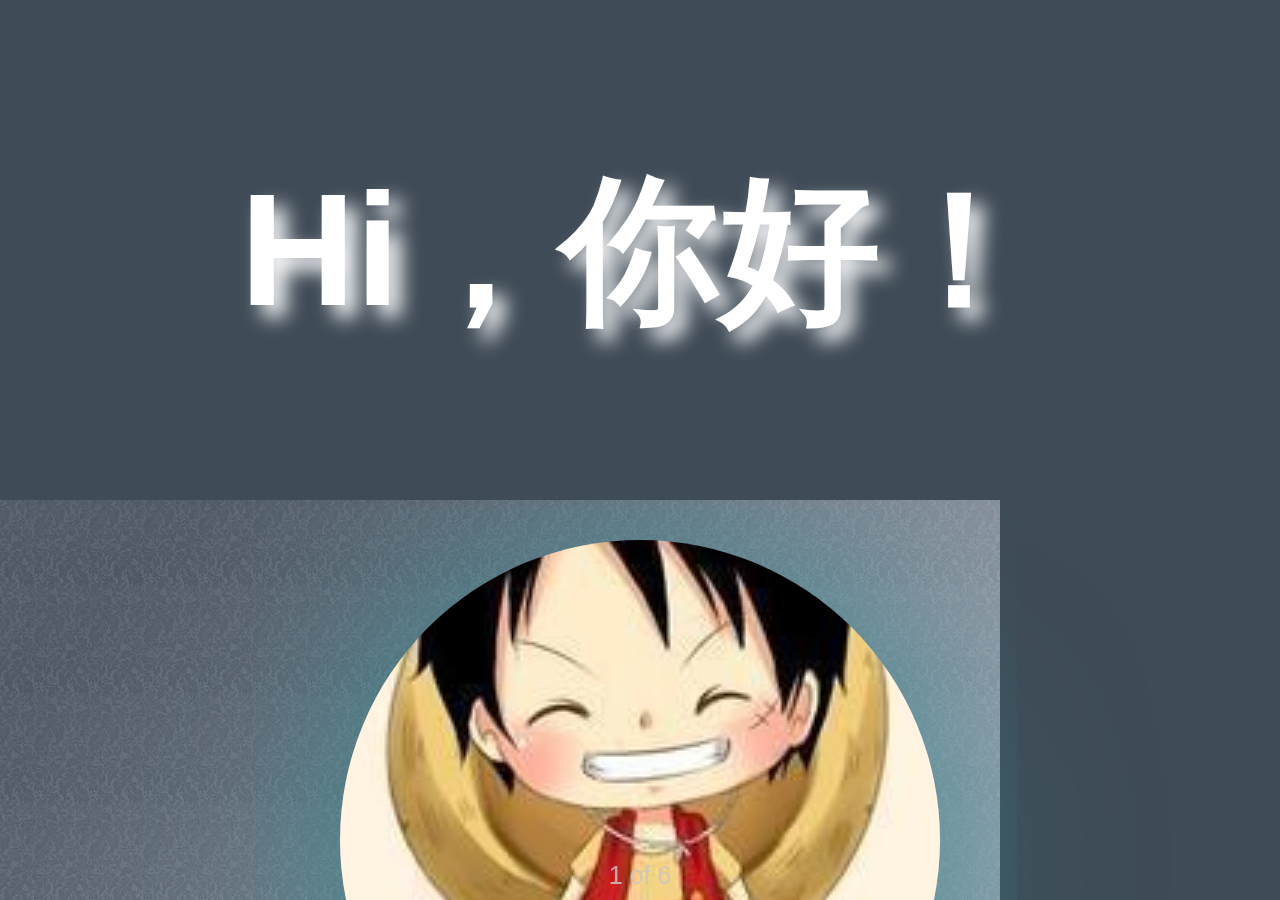
<file: gerenjianli/gerenjianli.html>
<!DOCTYPE html>
<html lang="en">
<head>
	<meta charset="UTF-8">
	<title>Document</title>
    <meta name="format-detection" content="telephone=yes">
	<meta name="viewport" content="width=device-width, initial-scale=1, minimum-scale=1, maximum-scale=1">
	<link rel="stylesheet" href="style/swiper.css">
	<link rel="stylesheet" href="style/animate.min.css">
	<link rel="stylesheet" href="style/reset.css">
	<link rel="stylesheet" href="style/css.css">
    <link rel="stylesheet" href="style/iconfont.css">	
</head>
<body>
	<div class="swiper-container big-box">
        <div class="swiper-wrapper">
            <div class="swiper-slide box-one">
                <h1 class="ani" swiper-animate-effect="bounceInUp" swiper-animate-duration="0.8s" swiper-animate-delay="0.5s">Hi，你好！</h1>
            	<div class="box-one-first clearfix">
                    <img src="images/2.jpg" alt="">
            		<ul>
            			<li class="ani" swiper-animate-effect="rollIn" swiper-animate-duration="0.9s" swiper-animate-delay="0.6s">我是周明杰</li>
            			<li class="ani" swiper-animate-effect="rollIn" swiper-animate-duration="0.8s" swiper-animate-delay="0.7s">点击头像进入我的世界</li>
            		</ul>	
            	</div>
            </div>
            <div class="swiper-slide box-two">
                <h2  class="ani" swiper-animate-effect="bounceIn" swiper-animate-duration="0.8s" swiper-animate-delay="0.7s">河北科技师范学院</h2>
                <div class="box-two-solid ani" swiper-animate-effect="bounceInLeft" swiper-animate-duration="0.8s" swiper-animate-delay="0.7s"></div>
                <div class="box-two-first clearfix" >
                    <p class="ani" swiper-animate-effect="zoomInLeft" swiper-animate-duration="2s" swiper-animate-delay="1s">从事前端工<br>作一年</p><div class="box-two-first-solid ani" swiper-animate-effect="bounceInUp" swiper-animate-duration="1s" swiper-animate-delay="1s"></div><p class="ani" swiper-animate-effect="zoomInRight" swiper-animate-duration="2s" swiper-animate-delay="1s">现居住北京<br>27岁</p>
                </div>
                <div class="box-two-solid ani" swiper-animate-effect="bounceInRight" swiper-animate-duration="0.8s" swiper-animate-delay="0.7s"></div>
                <div class="box-two-second">
                    <p class="ani" swiper-animate-effect="lightSpeedIn" swiper-animate-duration="2s" swiper-animate-delay="2s">
                       <i class="icon iconfont ani" swiper-animate-effect="lightSpeedIn" swiper-animate-duration="2s" swiper-animate-delay="2s">&#xe706;</i><span class="ani" swiper-animate-effect="slideInRight" swiper-animate-duration="2s" swiper-animate-delay="2s">1129393175@qq.com</span> 
                    </p>
                    <p class="ani" swiper-animate-effect="lightSpeedIn" swiper-animate-duration="2s" swiper-animate-delay="2s">
                        <i class="icon iconfont ani" swiper-animate-effect="lightSpeedIn" swiper-animate-duration="2s" swiper-animate-delay="3s">&#xe624;</i><span class="ani" swiper-animate-effect="slideInRight" swiper-animate-duration="2s" swiper-animate-delay="3s">18733595931</span>
                    </p>
                   
                </div>   
            </div>
            <div class="swiper-slide box-three">
                <p class="box-three-top ani" swiper-animate-effect="bounceInLeft" swiper-animate-duration="3s" swiper-animate-delay="0.5s">选择你感兴趣的阅读</p>
                <div class="box-three-first">
                    <a class="click-one"><i class="icon iconfont">&#xe6b2;</i></a>
                    <div class="name">工作经历</div>
                </div>
                <div class="box-three-second">
                    <a class="click-two"><span>阅读完成</span></a>
                </div>
                <div class="box-three-first">
                    <a class="click-three"><i class="icon iconfont">&#xe637;</i></a>
                    <div class="name">个人技能</div>
                </div>
            </div>
            <div class="swiper-slide box-four">
                <div class="box-four-top">
                    <h3 class="ani" swiper-animate-effect="rotateIn" swiper-animate-duration="2s" swiper-animate-delay="0.5s">个人技能</h3>
                </div>
                <div class="main ani" swiper-animate-effect="flip" swiper-animate-duration="2s" swiper-animate-delay="2s">
                    <div class="progress">
                      <span style="width: 90%;"><span>Html90%</span></span>
                    </div>

                    <div class="progress">
                      <span class="green" style="width: 90%;"><span>Css90%</span></span>
                    </div>

                    <div class="progress">
                      <span class="orange" style="width: 60%;"><span>Jquery60%</span></span>
                    </div>

                    <div class="progress">
                      <span class="red" style="width: 50%;"><span>JavaScript50%</span></span>
                    </div>

                    <div class="progress">
                      <span class="blue" style="width: 70%;"><span>Ajax70%</span></span>
                    </div>
                    <div class="progress">
                      <span class="purple" style="width: 60%;"><span>Angular60%</span></span>
                    </div>
                 </div>
                 <div class="box-four-footer">
                      <p><span class="ani" swiper-animate-effect="fadeInLeft" swiper-animate-duration="2s" swiper-animate-delay="4s">1:精通HTML+Css制作符合W3c的标准页面，处理浏览器的兼容问题。</span><br><span class="ani" swiper-animate-effect="lightSpeedIn" swiper-animate-duration="2s" swiper-animate-delay="6s">
                2：熟悉标签语义，了解HTML5中网页标签的语义强化，了解Css3部分强化功能。</span><br><span class="ani" swiper-animate-effect="fadeInLeft" swiper-animate-duration="2s" swiper-animate-delay="8s">3：精通jquery，能使用jquery框架实现一定的页面行为效果。</span><br>
                <span class="ani" swiper-animate-effect="lightSpeedIn" swiper-animate-duration="2s" swiper-animate-delay="10s">4:熟悉AJAX。</span><br>
                <span class="ani" swiper-animate-effect="fadeInLeft" swiper-animate-duration="2s" swiper-animate-delay="12s">5:熟悉angular。</span></p>
                 </div>
            </div>
            <div class="swiper-slide box-five" id="box-five">
                <h2 class="ani" swiper-animate-effect="rotateIn" swiper-animate-duration="3s" swiper-animate-delay="0.5s">工作经历</h2>
                <p class="ani" swiper-animate-effect="flipInX" swiper-animate-duration="3s" swiper-animate-delay="3s">公司名称：北京第嘉传媒有限公司</p>
                <p class="ani" swiper-animate-effect="flipInX" swiper-animate-duration="3s" swiper-animate-delay="6s">职&#160;&#160;&#160;&#160;&#160;&#160;&#160;位：前端开发工程师</p>
                <p class="ani" swiper-animate-effect="flipInX" swiper-animate-duration="3s" swiper-animate-delay="9s">
                    工作职责：负责公司产品或项目Web前端开发,根据产品需求和UI效果图利用sublime编程软件进行div/css标准网页制作，Js逻辑设计与开发、jQuery特效编写以及使用插件实现特效，解决主流浏览器兼容性问题，对网站用户体验性能进行优化，完成产品前端展示效果和交互功能。
                </p>
            </div>
            <div class="swiper-slide box-six">
                <p class="box-six-top ani" swiper-animate-effect="bounceIn" swiper-animate-duration="3s" swiper-animate-delay="0.5s">感谢你愿意花三分钟了解我</p>
                <div class="box-six-first">
                    <p>电话联系我</p>
                </div>
                <div class="box-six-second">
                    <a href="tel:18733595931"><i class="icon iconfont">&#xe706;</i><span>一键拨号</span></a>
                </div>
                <div class="box-six-third"></div>
            </div>
        </div>
        <div class="swiper-pagination"></div>
    </div>

    <script src="script/zepto.min.js"></script>
    <script src="script/zepto-touch.js"></script>
	<script type="text/javascript" src="script/checkUserAgent.js"></script>
	<script type="text/javascript" src="script/fontsizeset.js"></script>
	<script type="text/javascript" src="script/swiper.min.js"></script>
    <script type="text/javascript" src="script/swiper.animate1.0.2.min.js"></script>

    <script type="text/javascript">

        var mySwiper = new Swiper ('.swiper-container', {
            onInit: function(swiper){ //Swiper2.x的初始化是onFirstInit
                swiperAnimateCache(swiper); //隐藏动画元素 
                swiperAnimate(swiper); //初始化完成开始动画
            }, 
            onSlideChangeEnd: function(swiper){ 
                swiperAnimate(swiper); //每个slide切换结束时也运行当前slide动画
            },
             pagination : '.swiper-pagination',
            paginationType : 'custom',
            paginationCustomRender: function (swiper, current, total) {
              return current + ' of ' + total;
            },
        })

        $(".click-one").tap(function(){
            console.log(123)
            $(".swiper-wrapper").css("transform","translate3d(-1125px, 0px, 0px)")

            
        })
    </script>
    
</body>
</html>
</file>
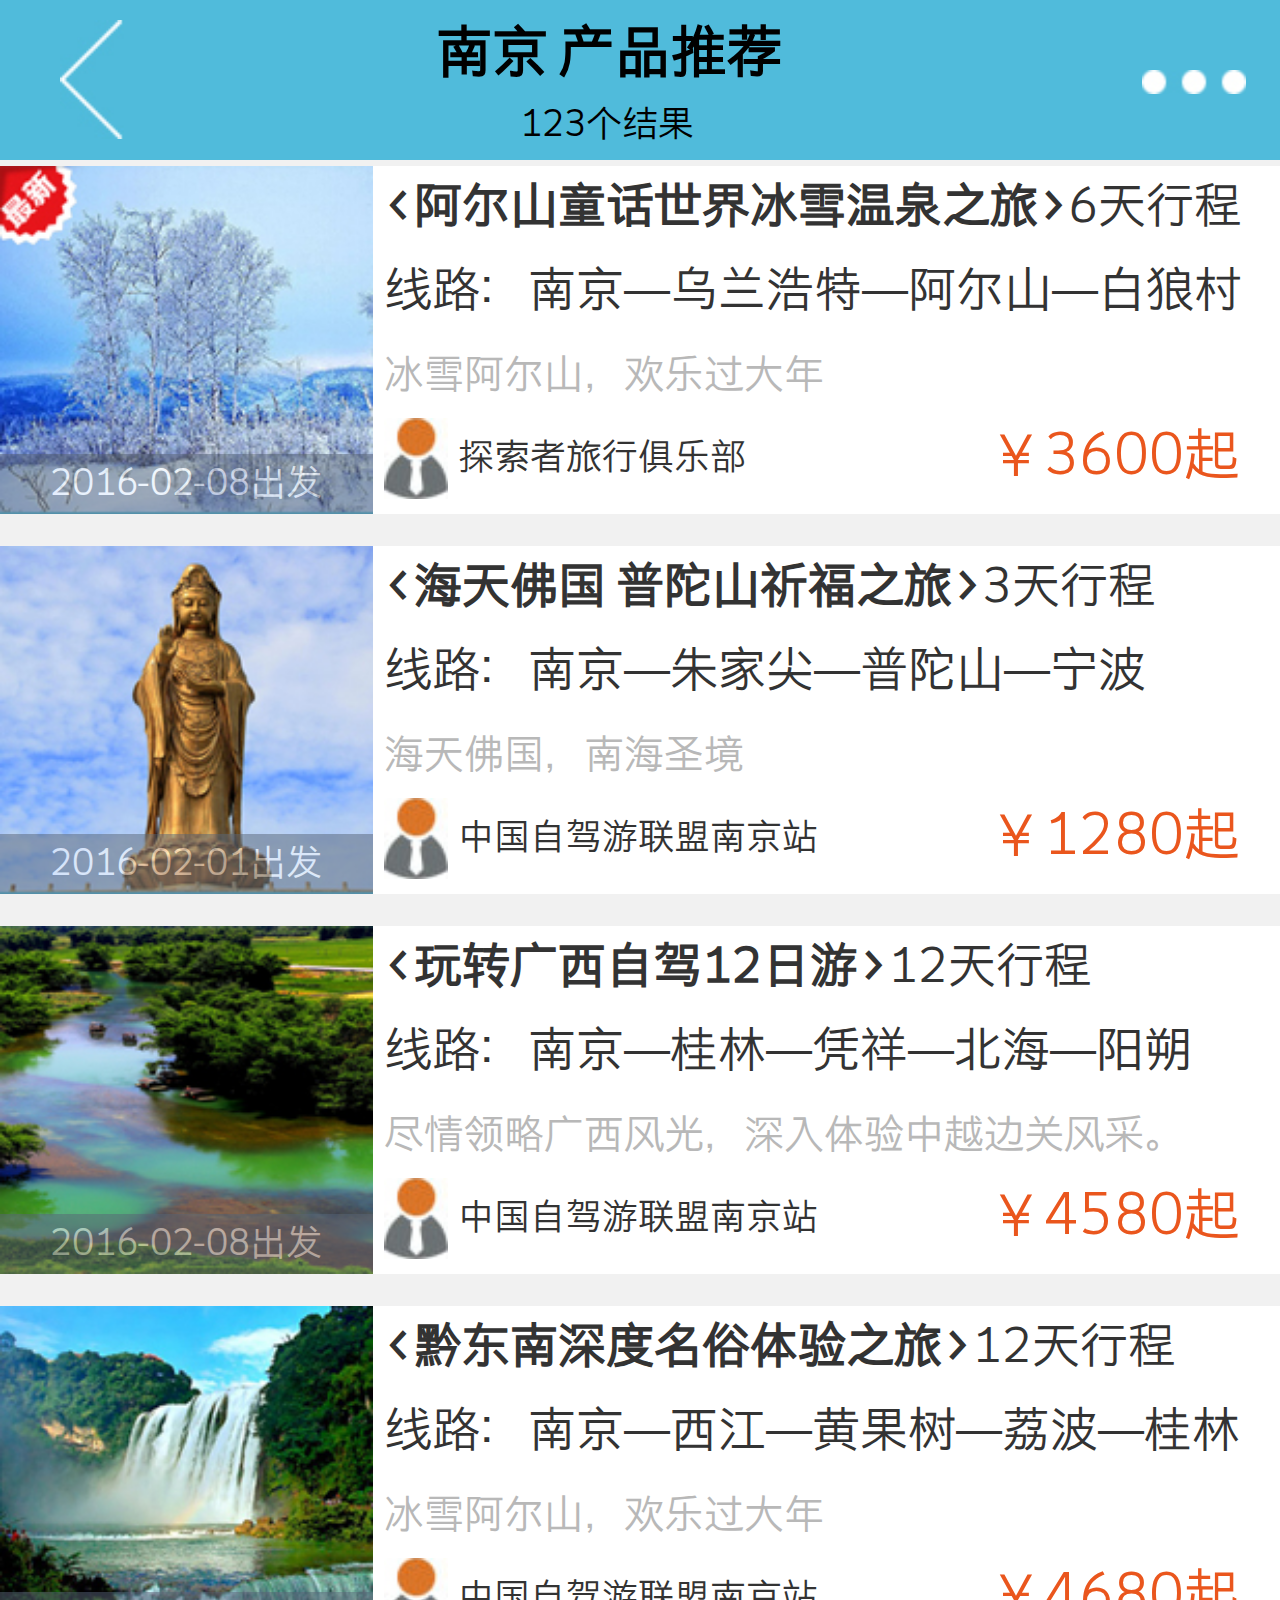
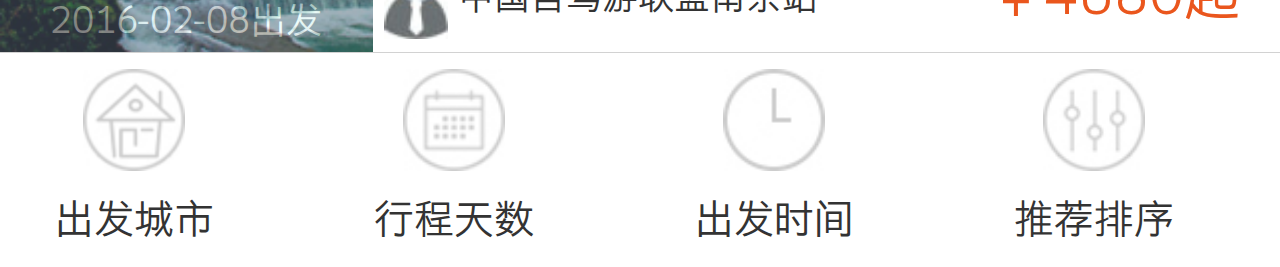
<file: yidong/自驾团搜索结果页面_APP.html>
<!DOCTYPE html>
<html lang="en">
<head>
	<meta charset="UTF-8">
	<title>Document</title>
	<meta name="viewport" content="width=device-width,initial-scale=1,user-scalable=yes">
	<link rel="stylesheet" href="style/second.css">
	<link rel="stylesheet" href="style/reset.css">
	<script src="script/fontsizeset.js"></script>
</head>
<body>
	<div id="wrap">
		<header>
			<a href=""><img src="images/4.jpg" alt=""></a>
			<div>
				<h1>南京&nbsp产品推荐</h1>
				<p>123个结果</p>
			</div>
			<a href=""><img src="images/11.jpg"></a>
		</header>
		<section>
			<div class="pic even clearfix">
				<div>
					<img class="check-images" src="images/15.jpg" alt="">
					<p class="check-three">2016-02-08出发</p>
				</div>
				<div>
					<ul>
						<li><span><阿尔山童话世界冰雪温泉之旅></span>6天行程<br>线路：南京—乌兰浩特—阿尔山—白狼村<br><span>冰雪阿尔山，欢乐过大年</span></li>
					</ul>

					<img class="check-pic" src="images/5.jpg" alt="">
						<p class="check-one">探索者旅行俱乐部</p>
						<p class="check-two">￥3600起</p>
				</div>	
			</div>
			<div class="pic even clearfix">
				<div>
					<img class="check-images" src="images/14.jpg" alt="">
					<p class="check-three">2016-02-01出发</p>
				</div>
				<div>
					<ul>
						<li><span><海天佛国 普陀山祈福之旅></span>3天行程<br>线路：南京—朱家尖—普陀山—宁波<br><span>海天佛国，南海圣境</span></li>
					</ul>

					<img class="check-pic" src="images/5.jpg" alt="">
						<p class="check-one">中国自驾游联盟南京站</p>
						<p class="check-two">￥1280起</p>
				</div>	
			</div>
			<div class="pic even clearfix">
				<div>
					<img class="check-images" src="images/13.jpg" alt="">
					<p class="check-three">2016-02-08出发</p>
				</div>
				<div>
					<ul>
						<li><span><玩转广西自驾12日游></span>12天行程<br>线路：南京—桂林—凭祥—北海—阳朔<br><span>尽情领略广西风光，深入体验中越边关风采。</span></li>
					</ul>

					<img class="check-pic" src="images/5.jpg" alt="">
						<p class="check-one">中国自驾游联盟南京站</p>
						<p class="check-two">￥4580起</p>
				</div>	
			</div>
			<div class="pic only clearfix">
				<div>
					<img class="check-images" src="images/12.jpg" alt="">
					<p class="check-three">2016-02-08出发</p>
				</div>
				<div>
					<ul>
						<li><span><黔东南深度名俗体验之旅></span>12天行程<br>线路：南京—西江—黄果树—荔波—桂林<br><span>冰雪阿尔山，欢乐过大年</span></li>
					</ul>

					<img class="check-pic" src="images/5.jpg" alt="">
						<p class="check-one">中国自驾游联盟南京站</p>
						<p class="check-two">￥4680起</p>
				</div>	
			</div>
		</section>
		<footer class="pages-bottom clearfix">
			<figure class="fig">
				<img src="images/7.jpg" alt="">
				<figcaption>
					<a href="">出发城市</a>
				</figcaption>
			</figure>
			<figure class="fig">
				<img src="images/9.jpg" alt="">
				<figcaption>
					<a href="">行程天数</a>
				</figcaption>
			</figure>
			<figure class="fig">
				<img src="images/8.jpg" alt="">
				<figcaption>
					<a href="">出发时间</a>
				</figcaption>
			</figure>
			<figure class="fig">
				<img src="images/10.jpg" alt="">
				<figcaption>
					<a href="">推荐排序</a>
				</figcaption>
			</figure>
		</footer>
	</div>
</body>
</html>
</file>
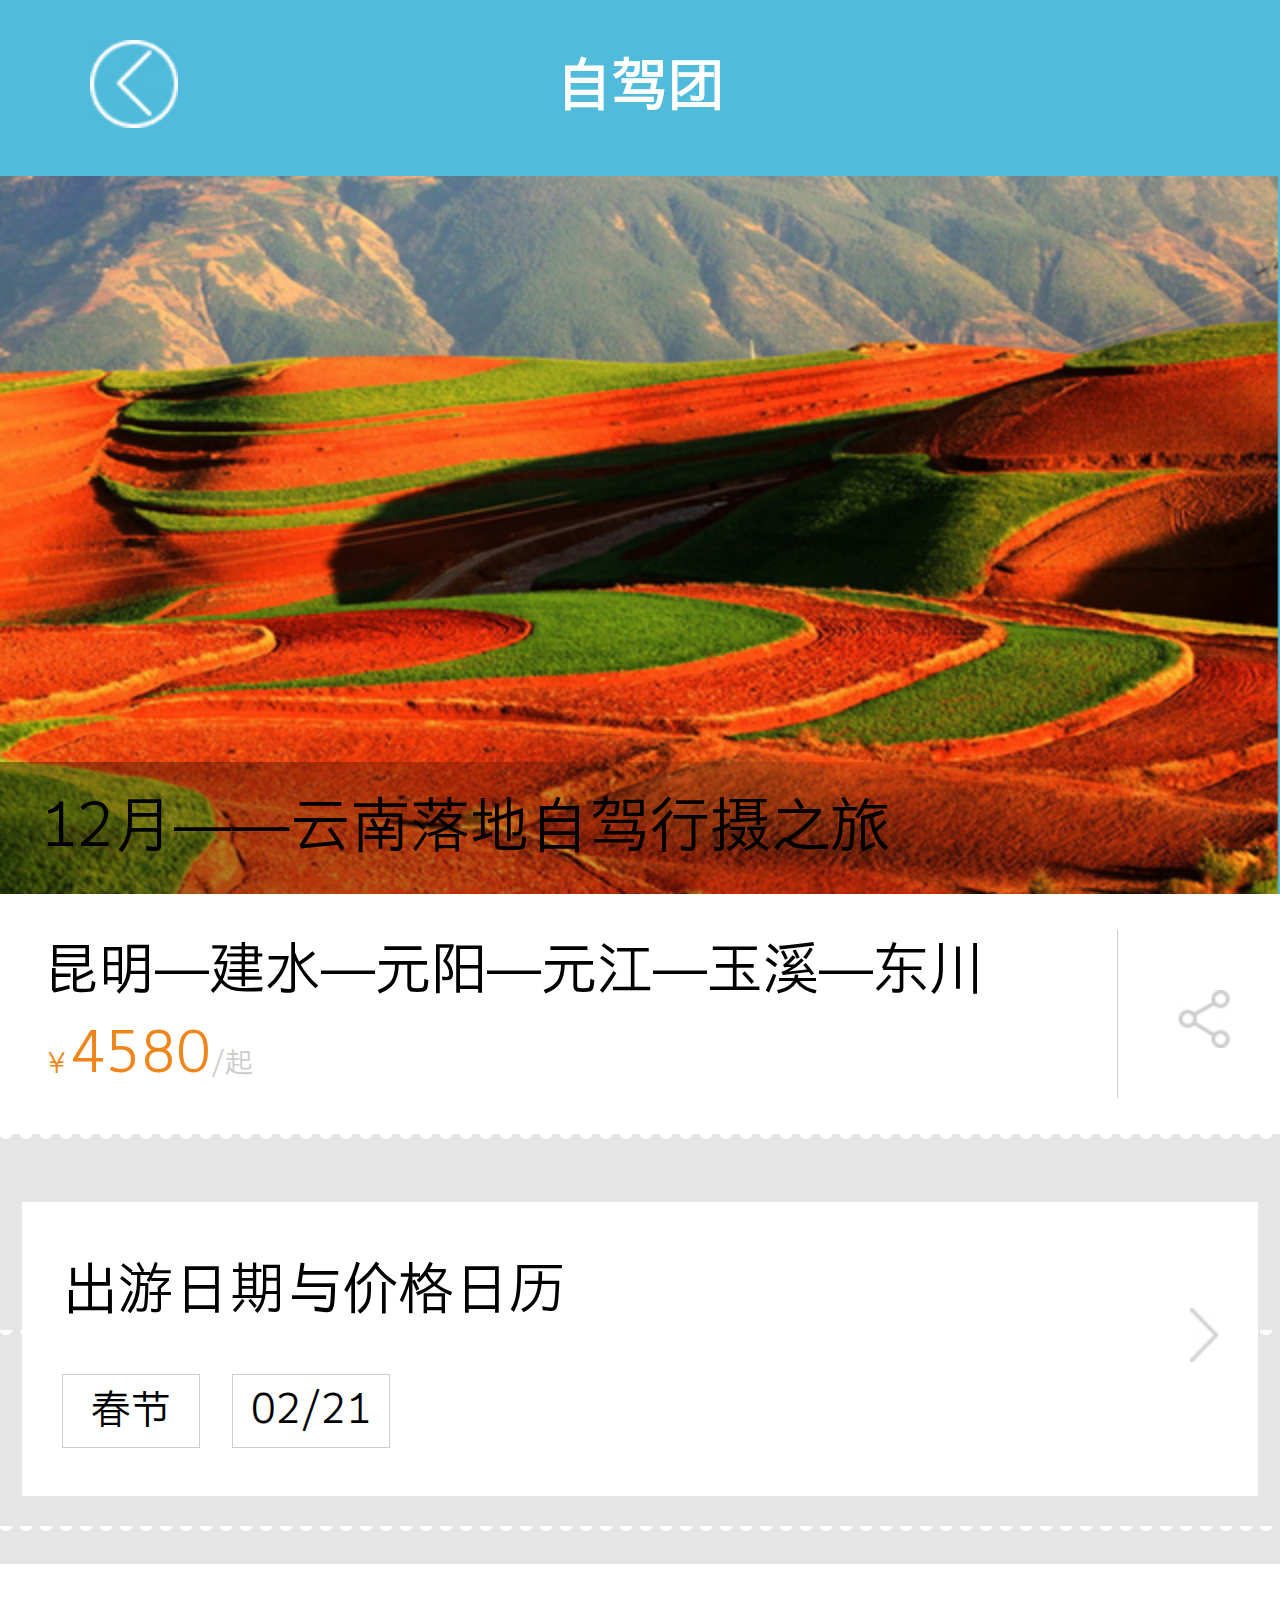
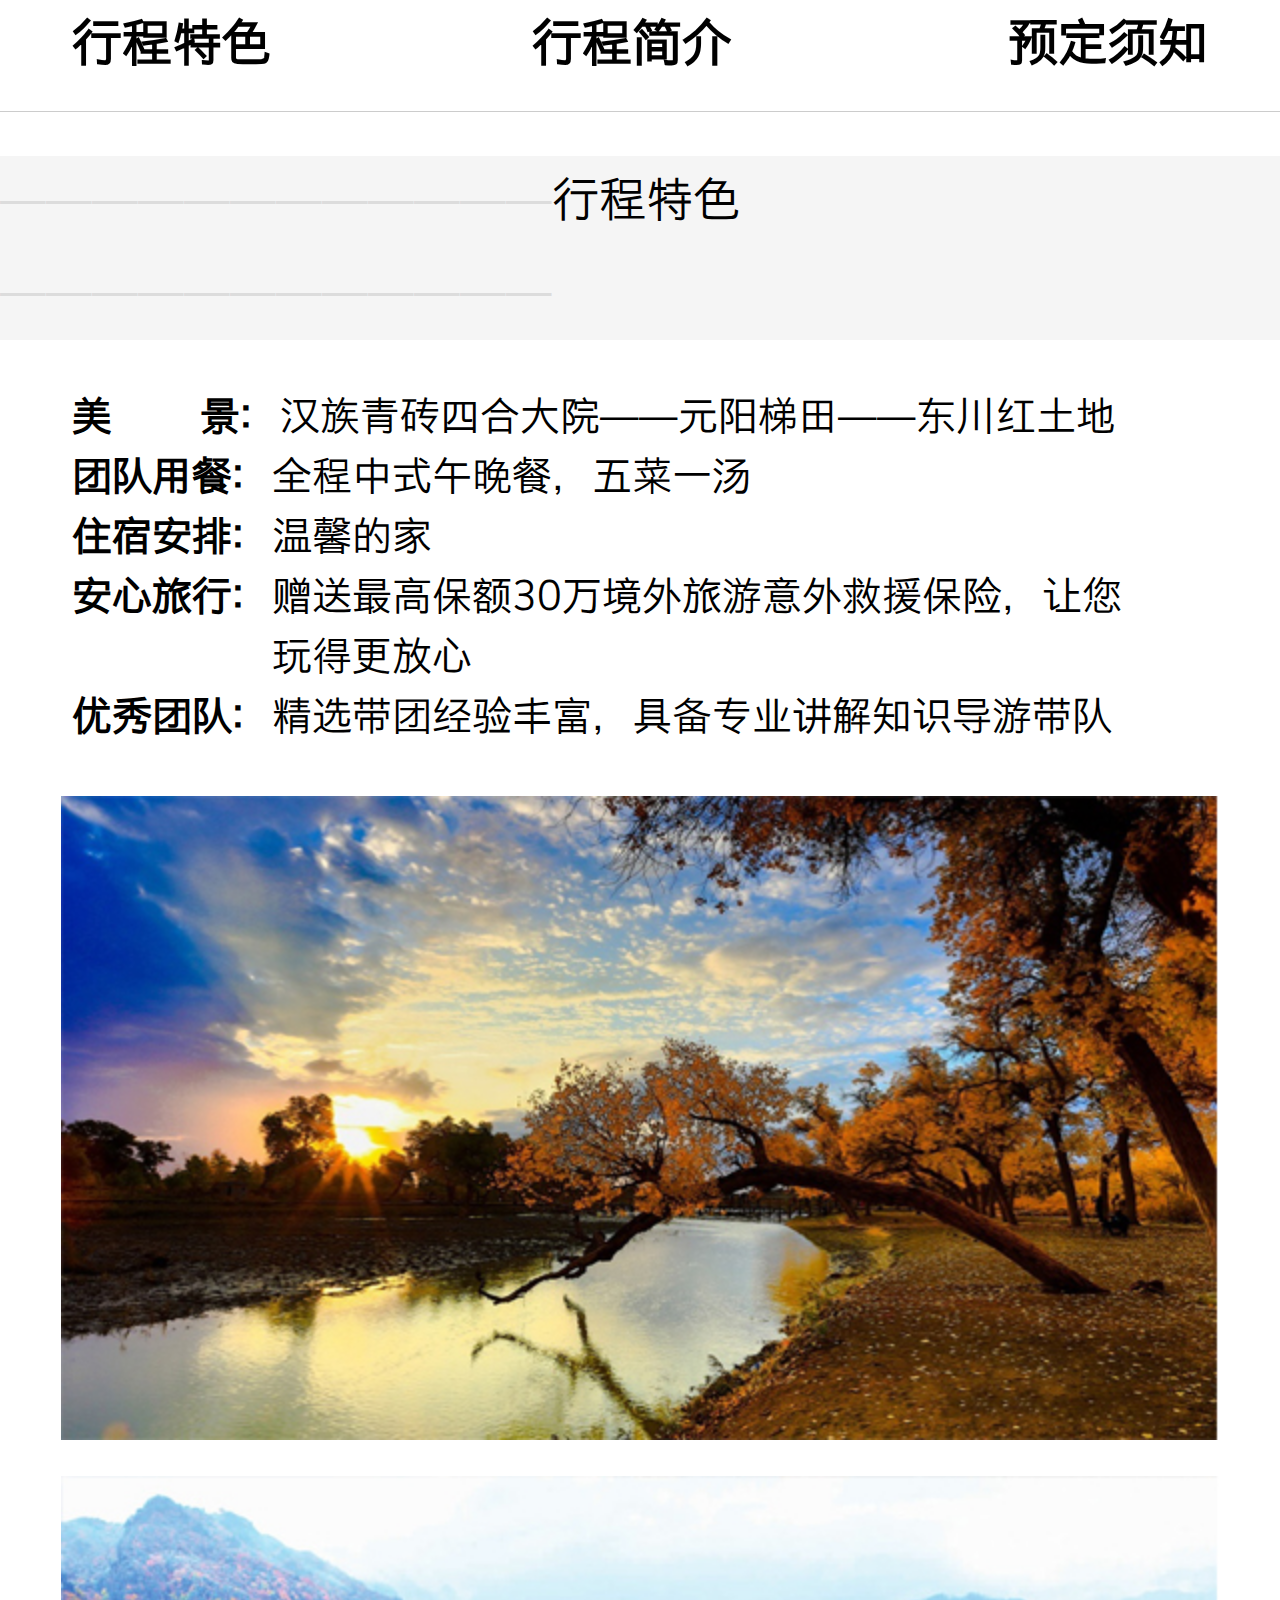
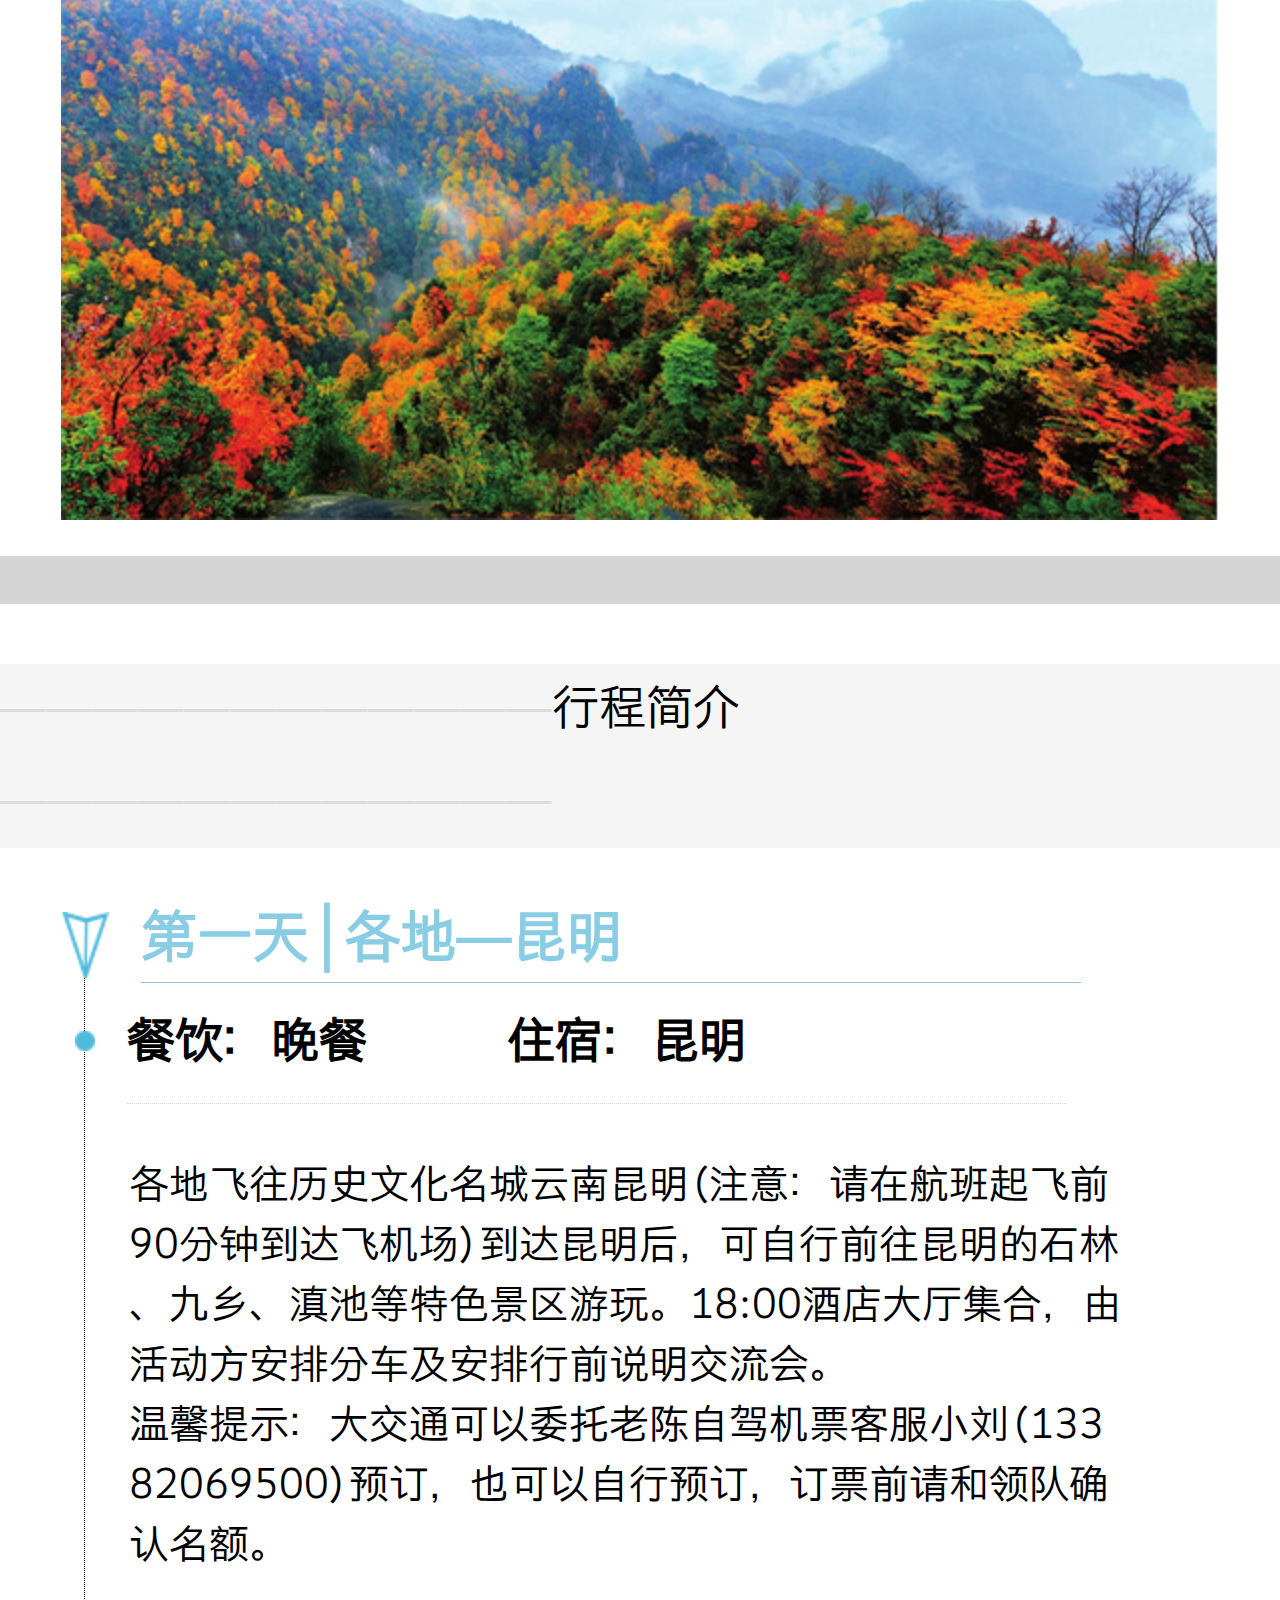
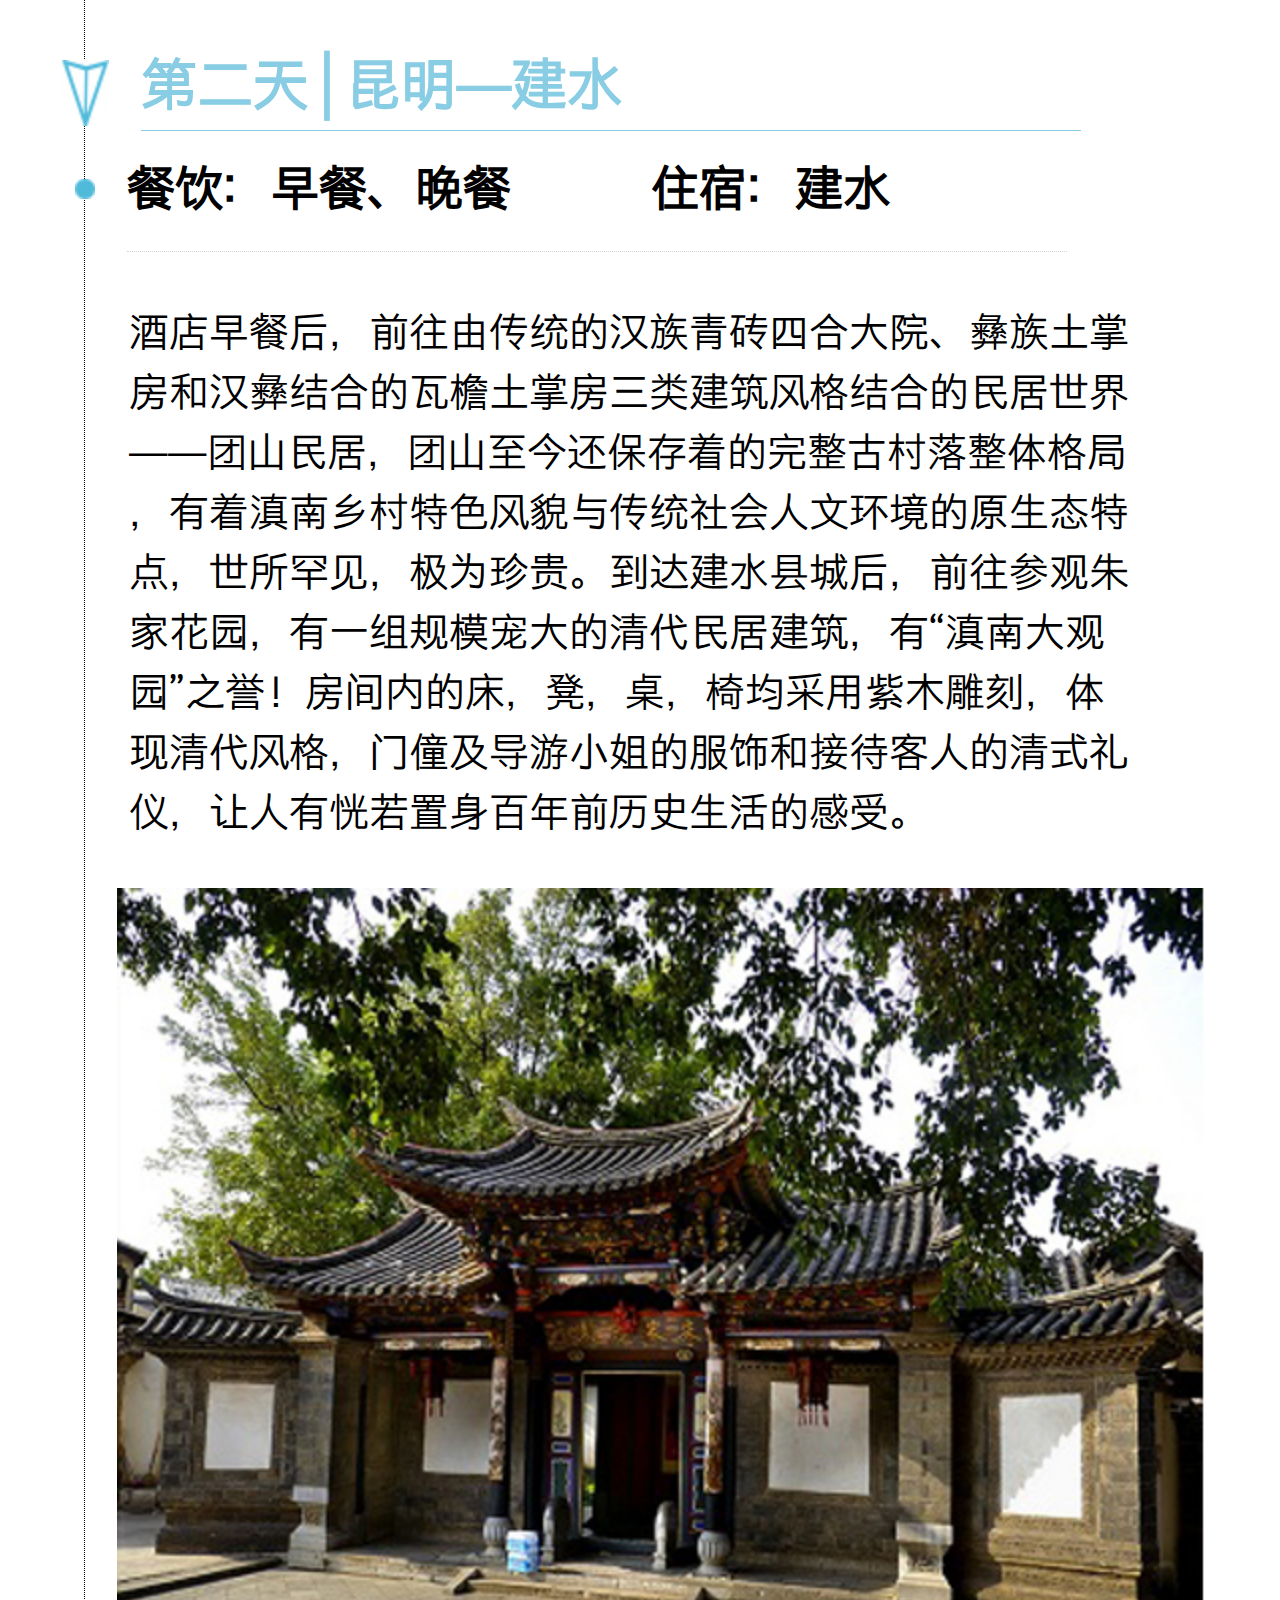
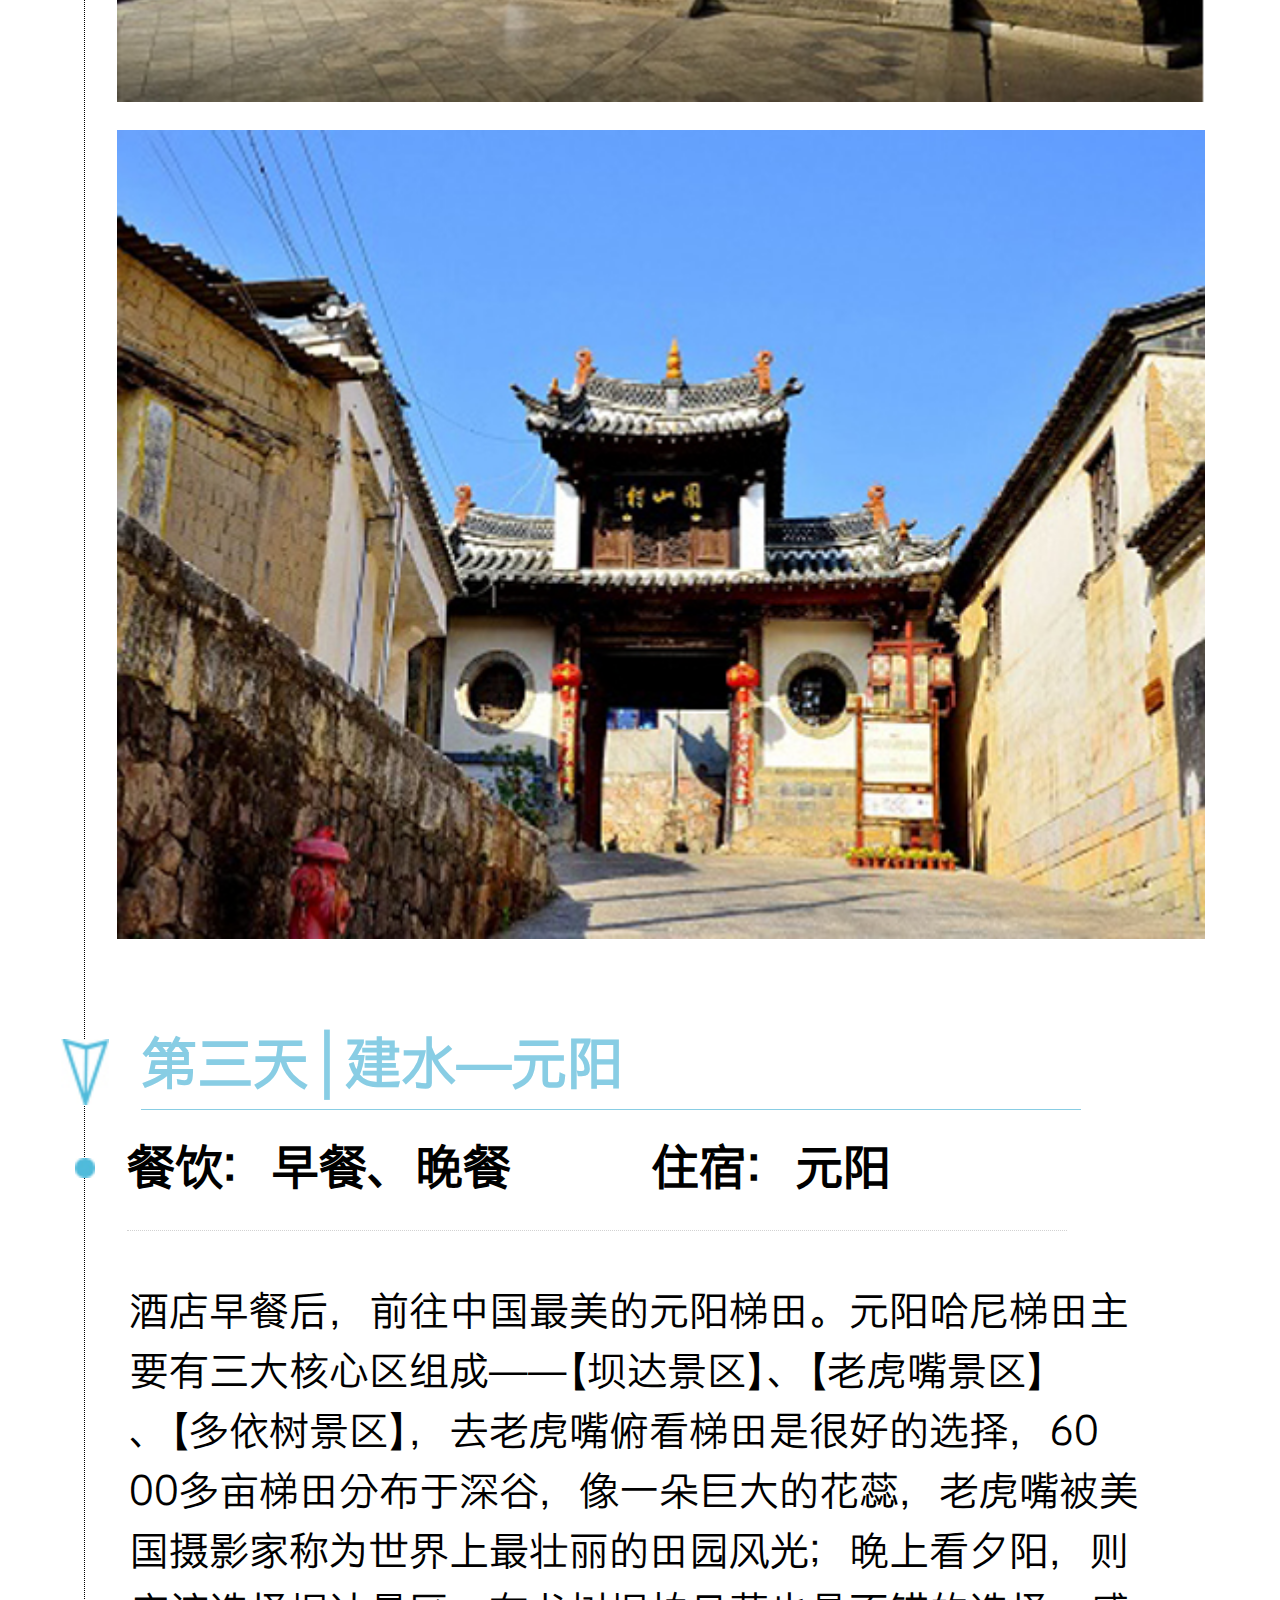
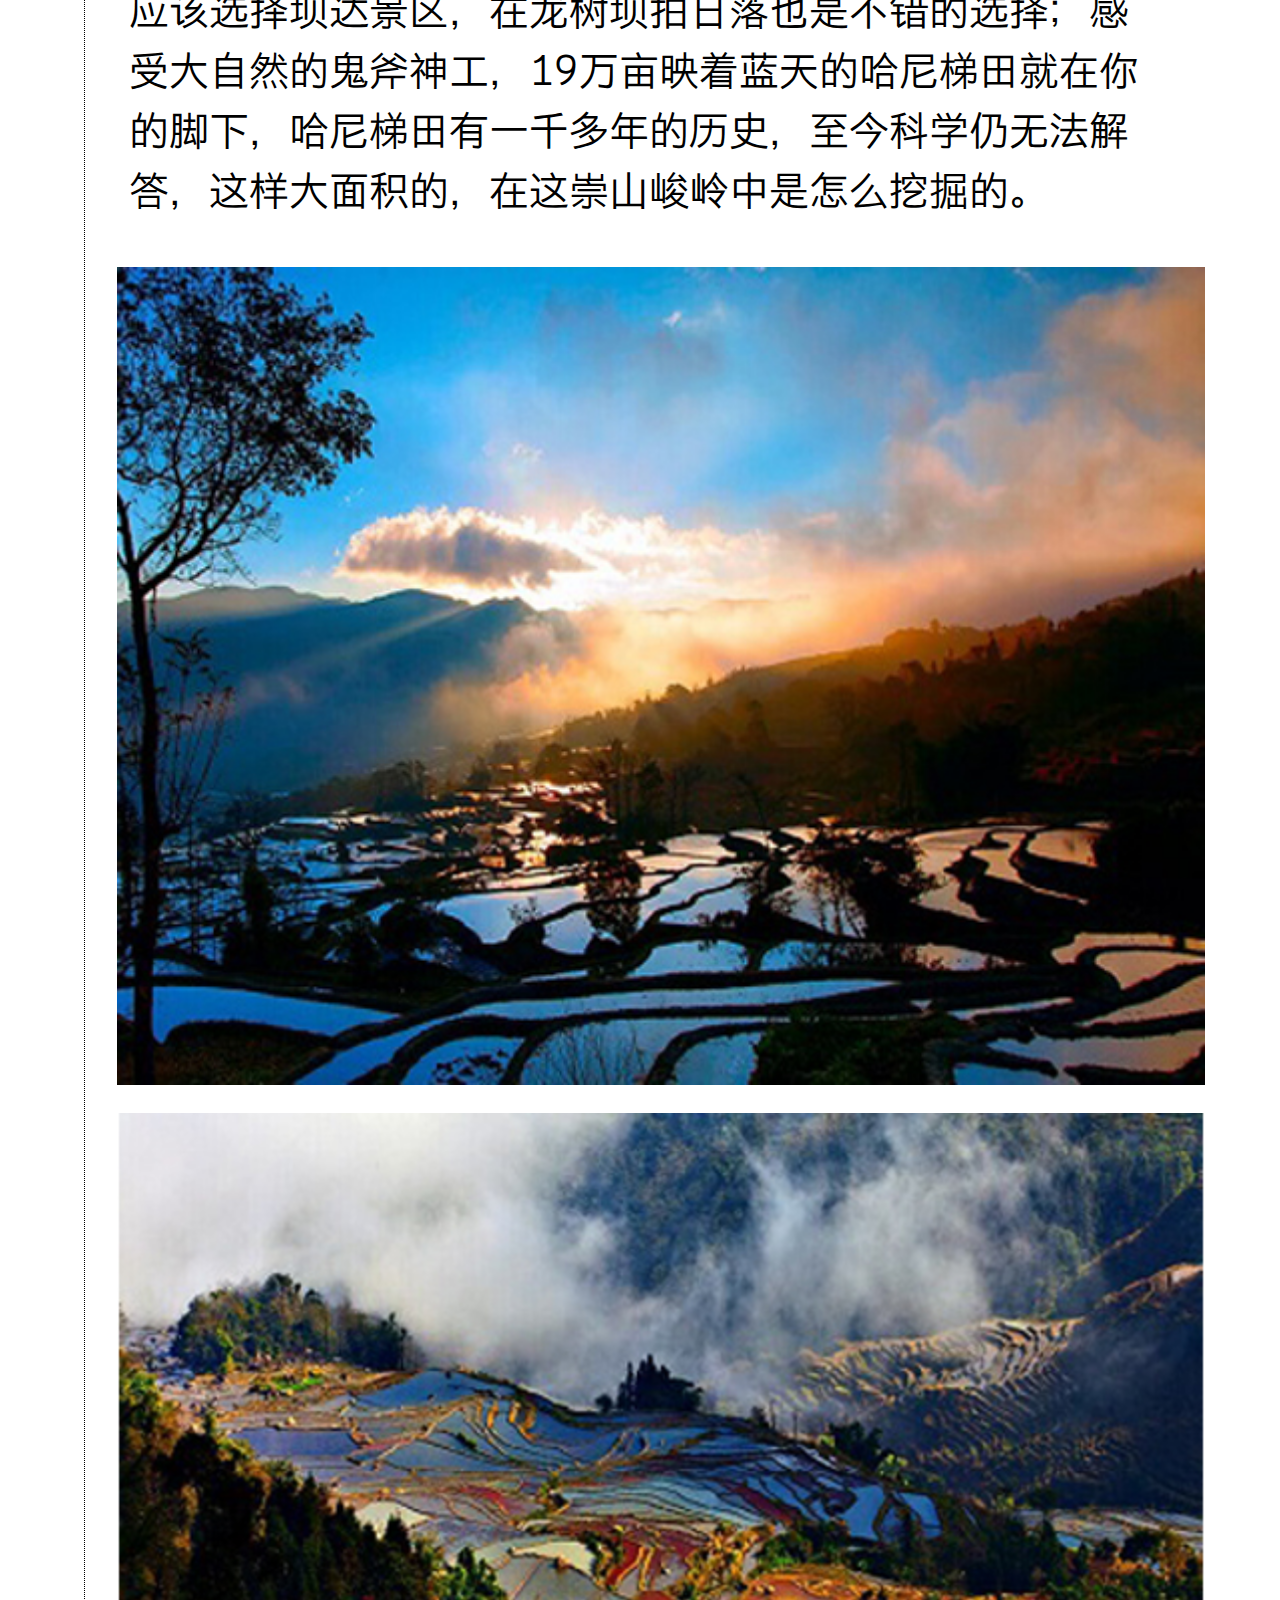
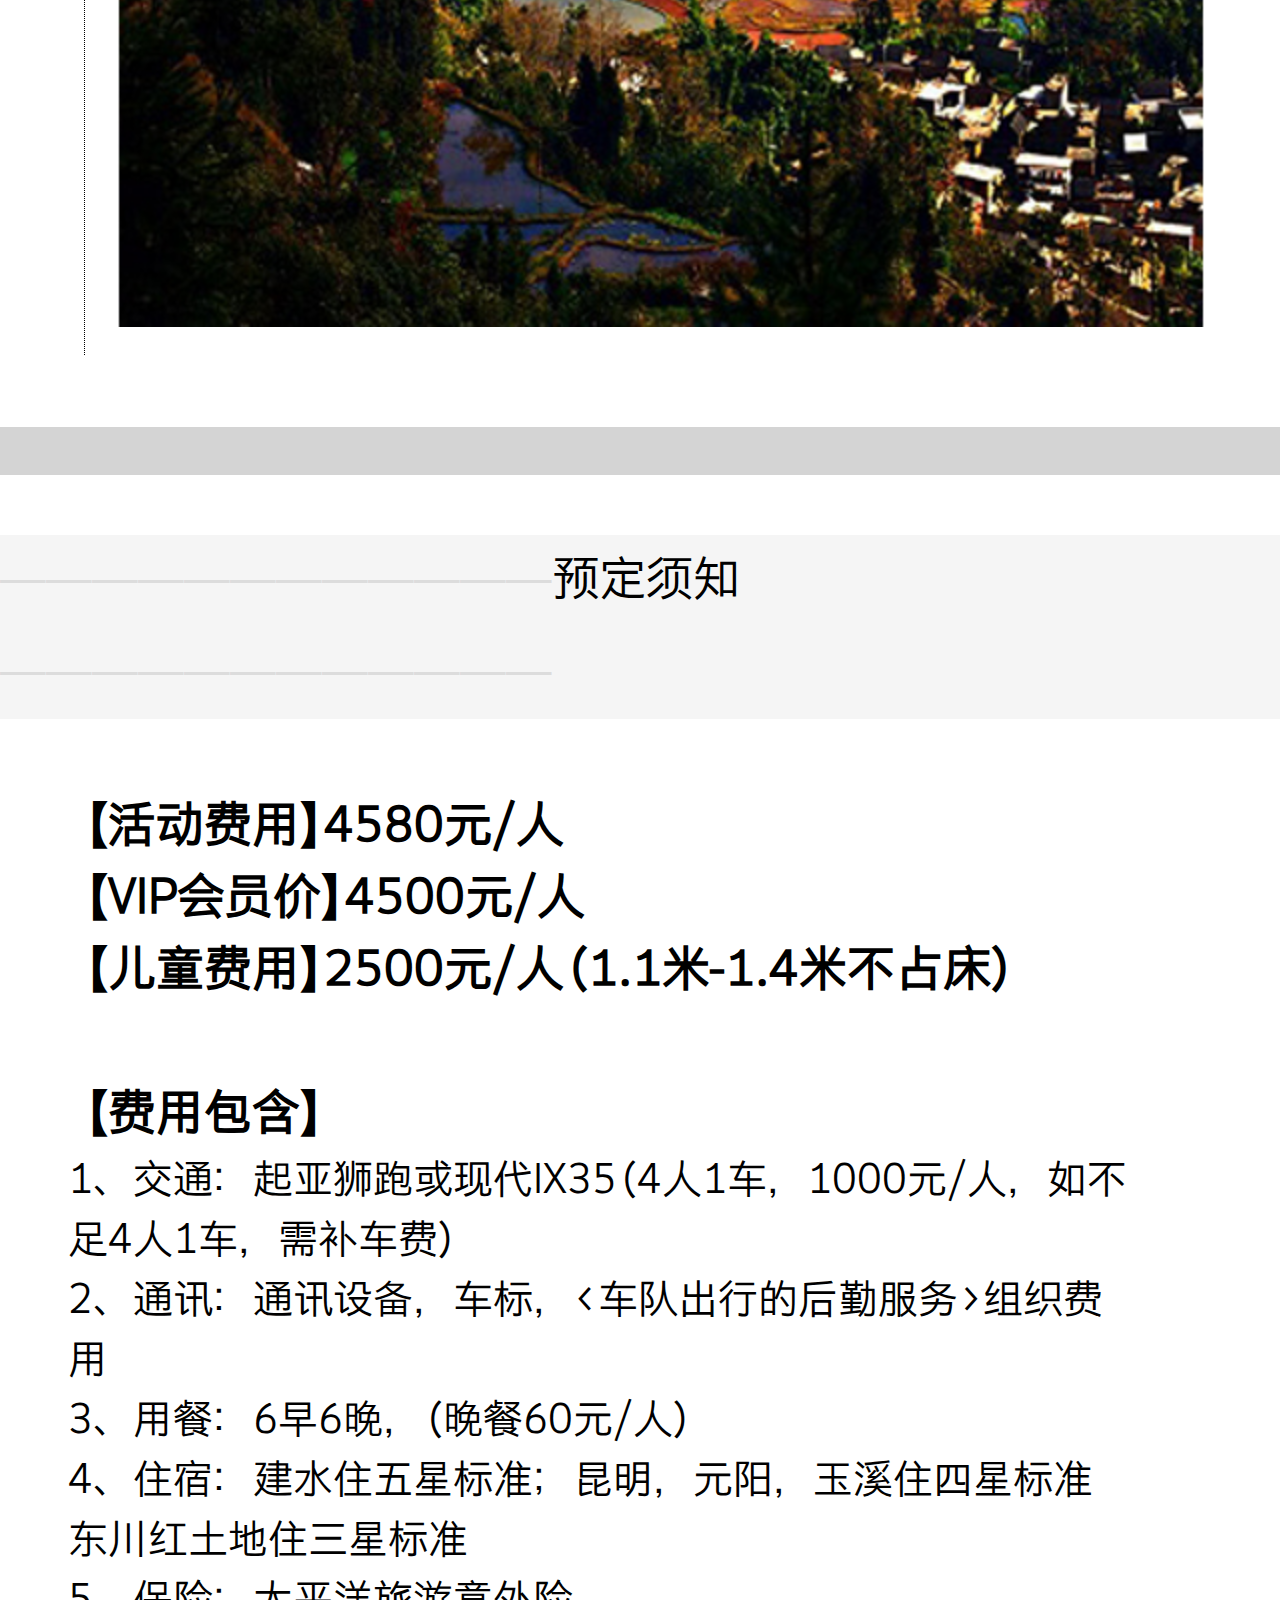
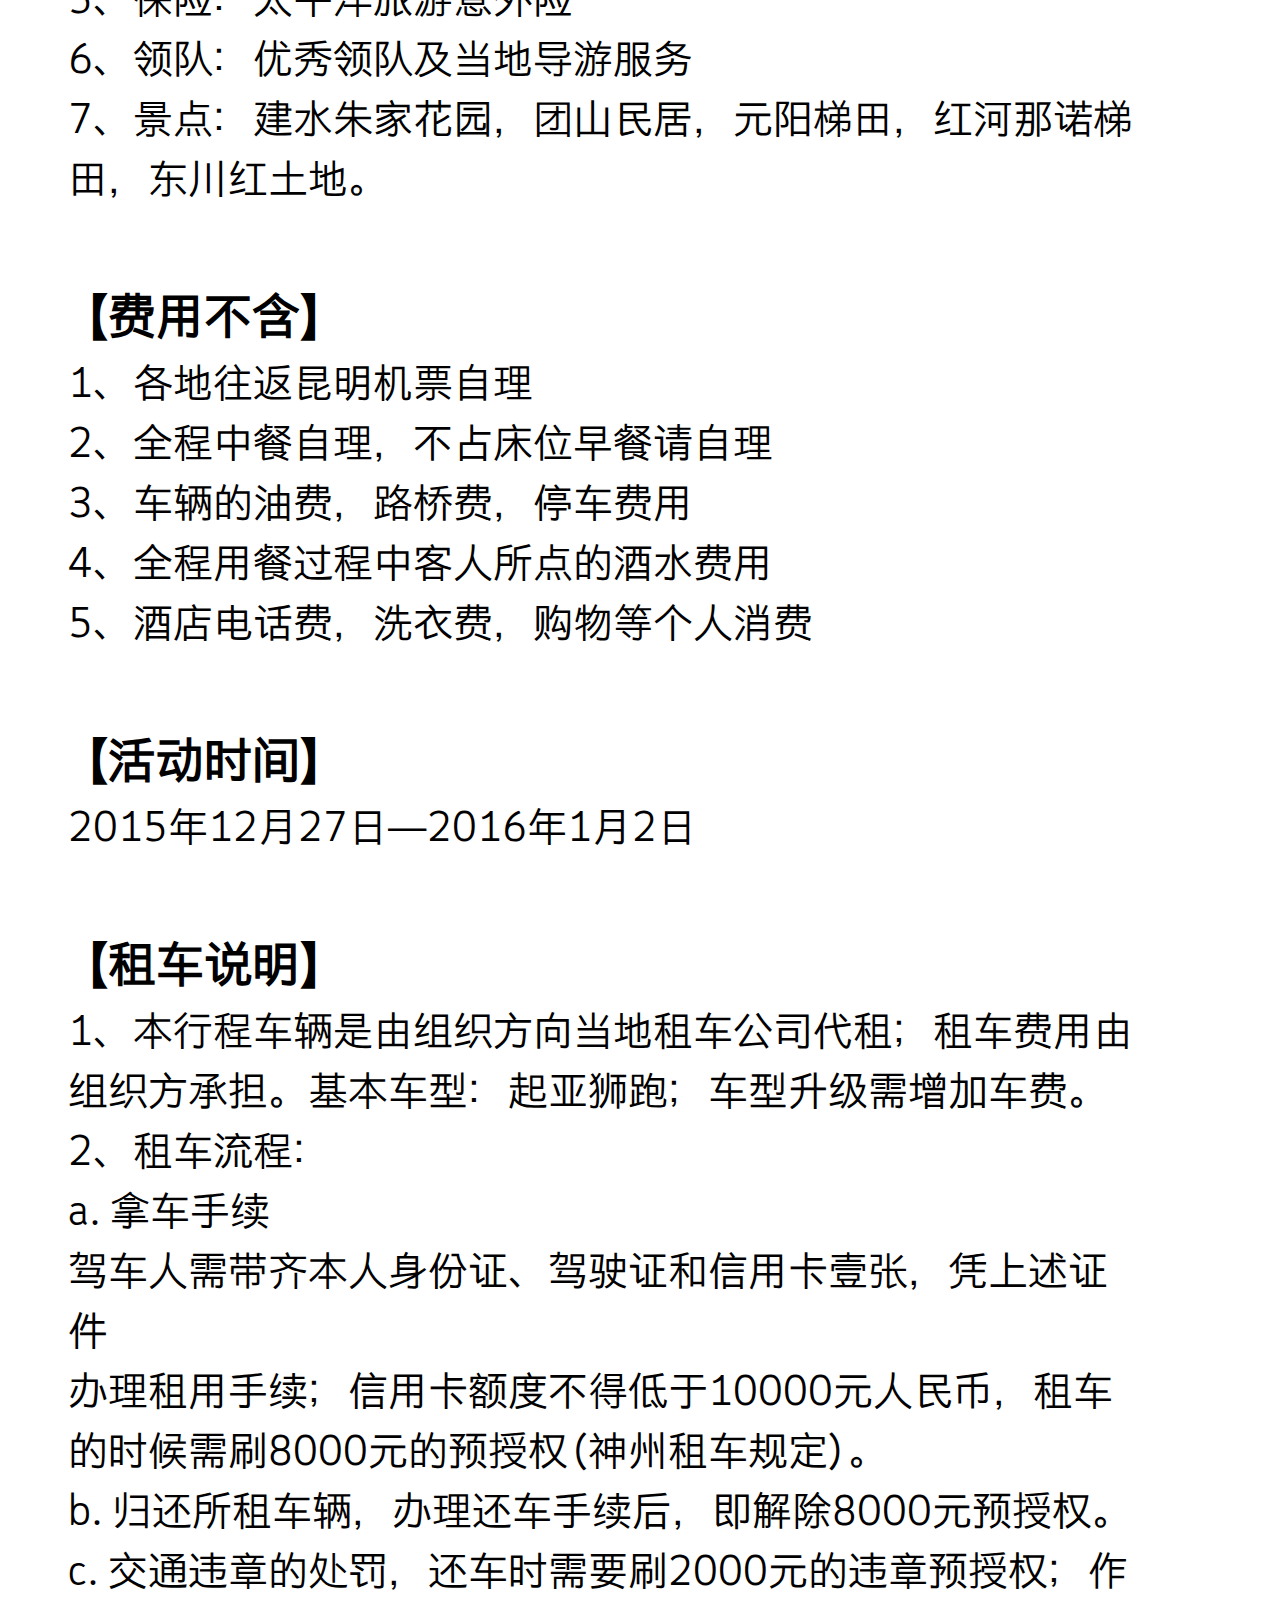
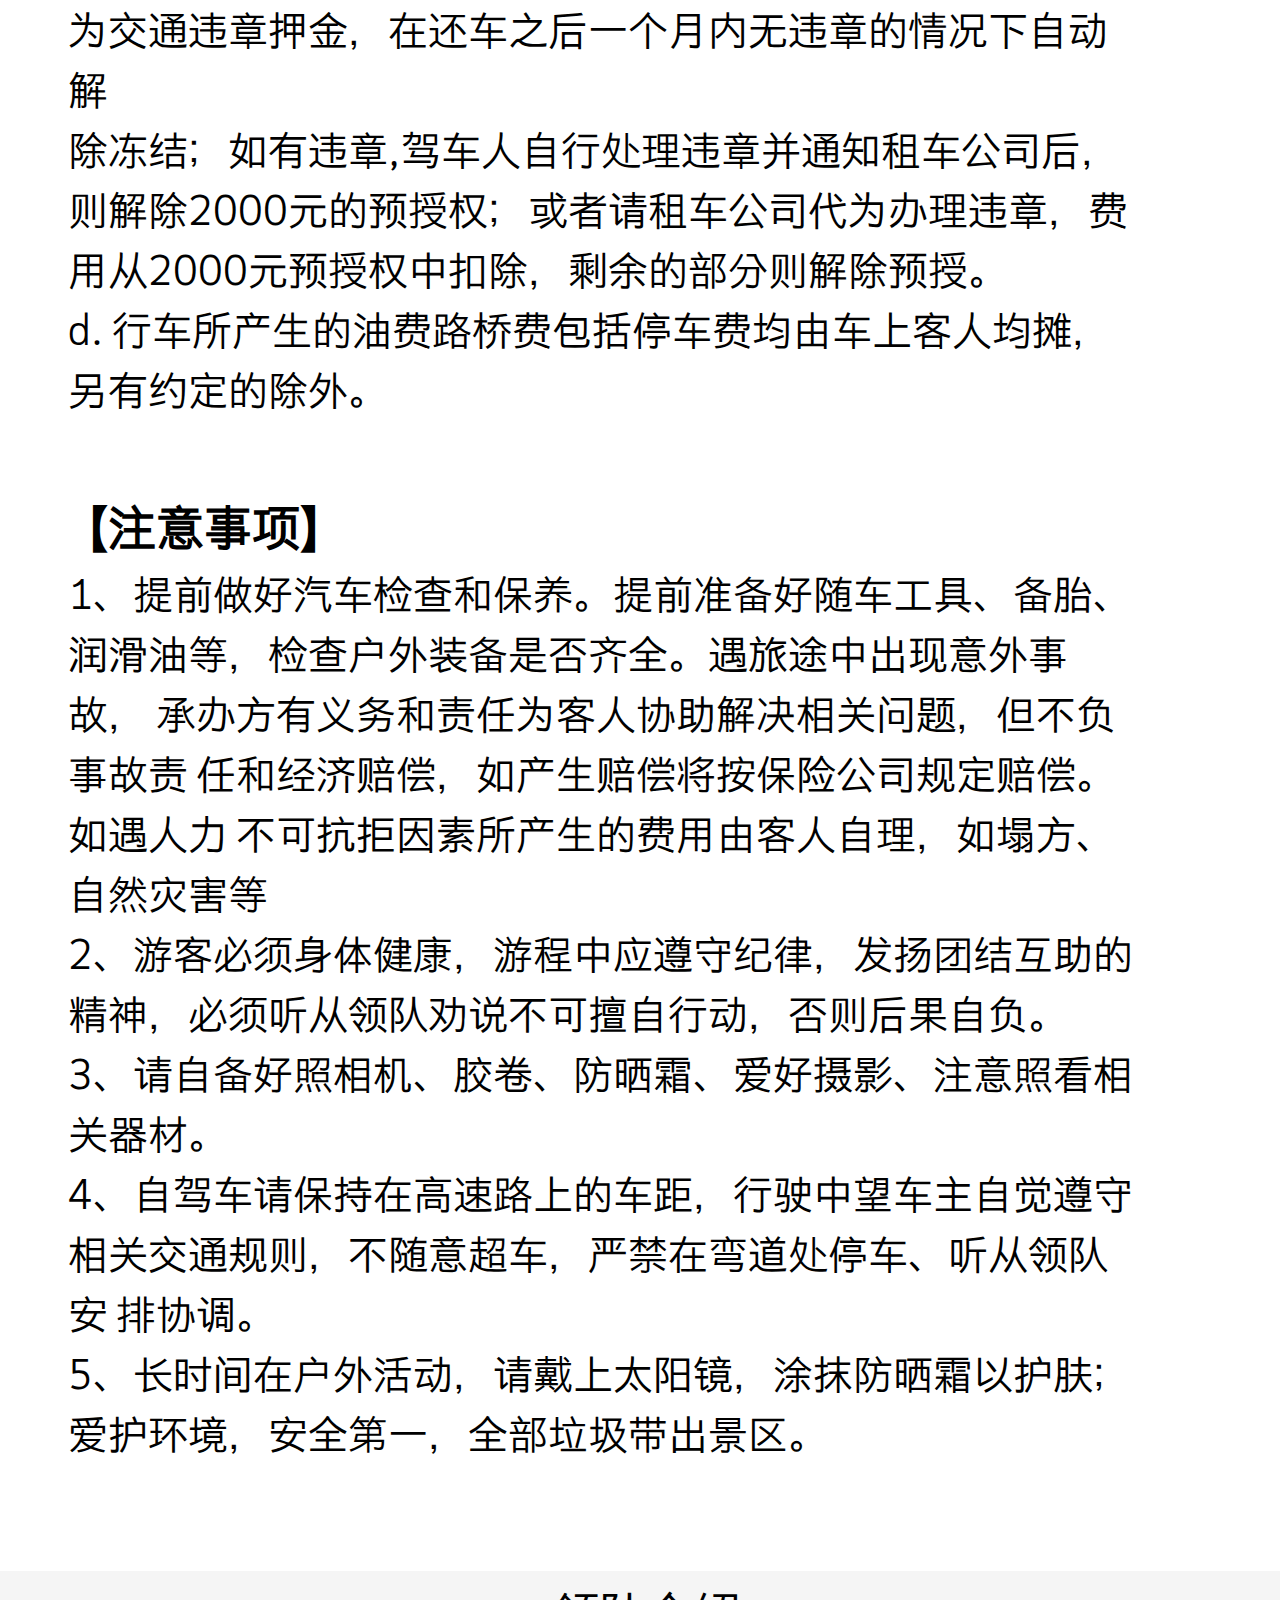
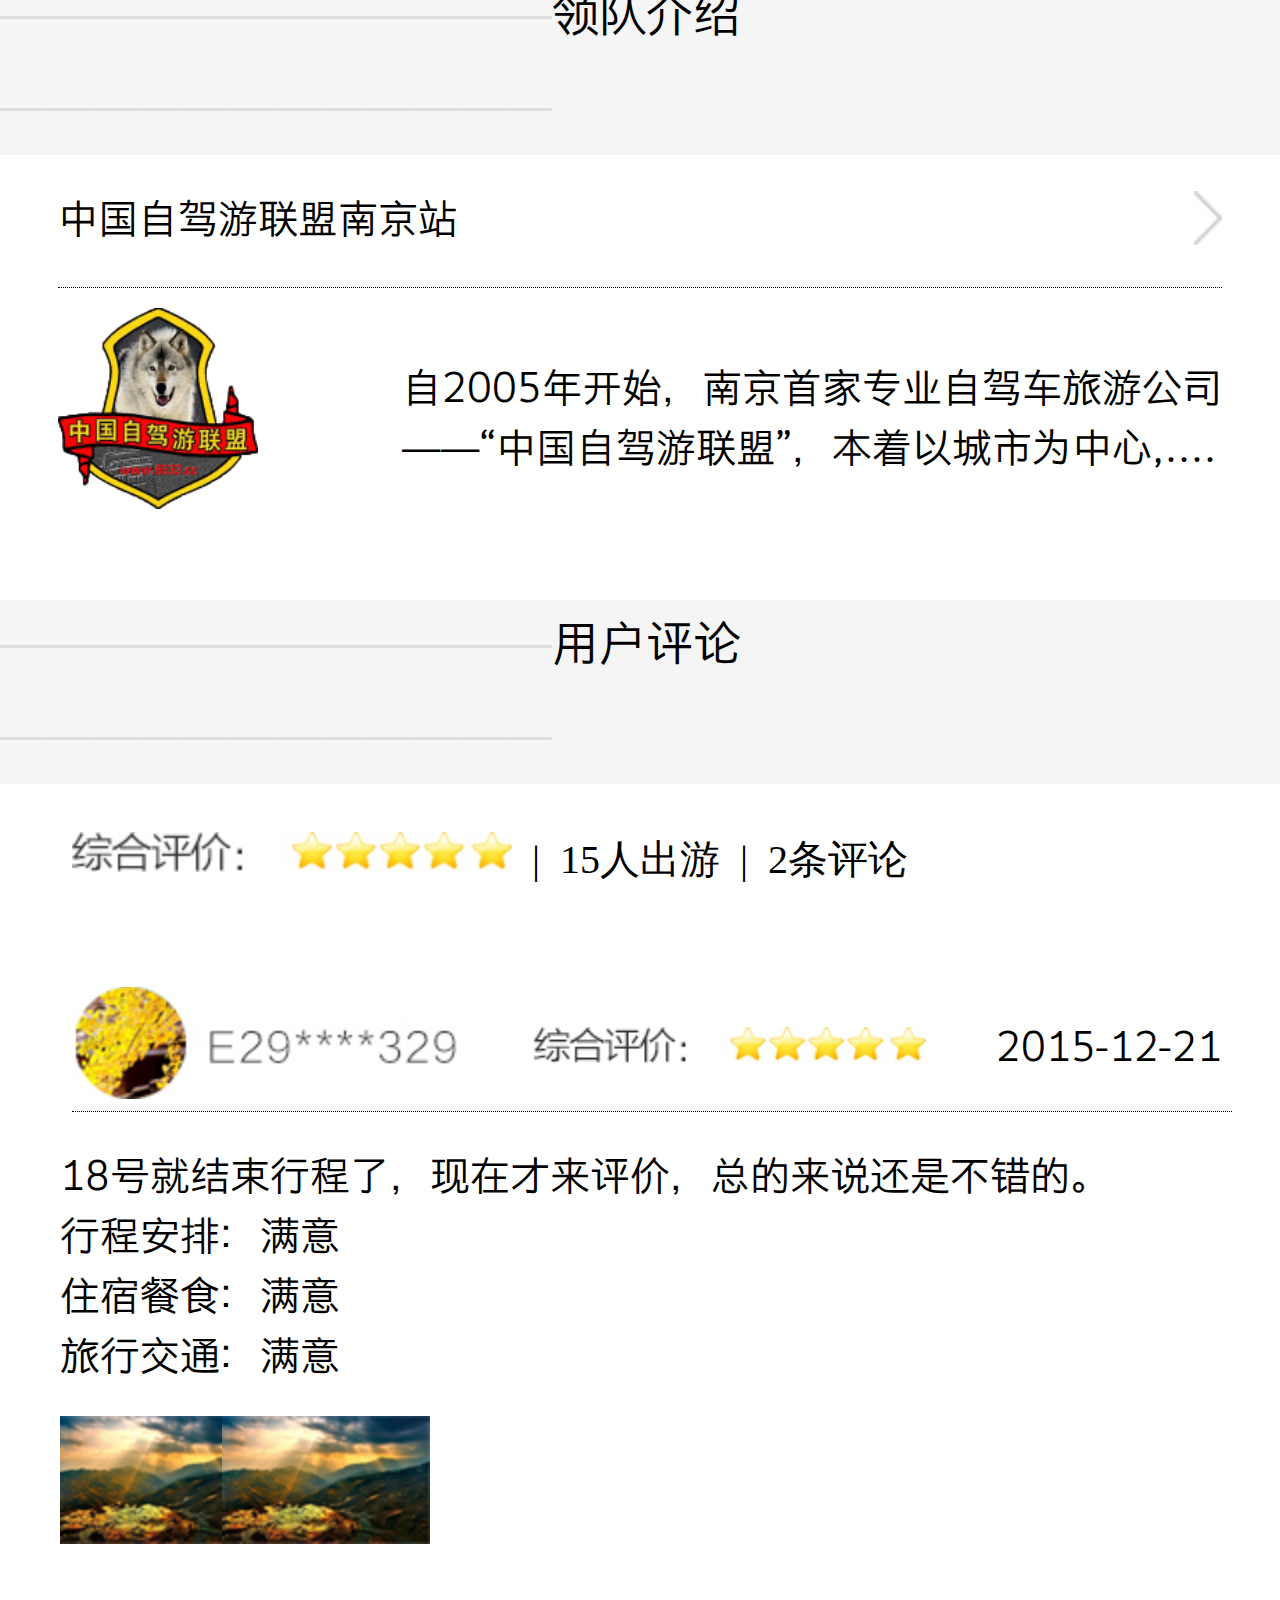
<file: yidong/自驾团详情页.html>
<!DOCTYPE html>
<html lang="en">
<head>
	<meta charset="UTF-8">
	<title>Document</title>
	<meta name="viewport" content="width=device-width,initial-scale=1,minimum-scale=0.5,maximum-scale=2.0,user-scalable=yes"><!--视口-->
	<link rel="stylesheet" href="style/iconfont.css">
	<link rel="stylesheet" href="style/reset.css"><!-- 初始化 -->
	<link rel="stylesheet" href="style/zjtxq.css">
	<link rel="stylesheet" href="style/swiper.css"> <!--swiper插件-->
	<link rel="stylesheet" href="style/animate.min.css"> <!--swiper动画-->
	<script type="text/javascript" src="script/swiper.min.js"></script>
    <script type="text/javascript" src="script/swiper.animate1.0.2.min.js"></script>
    <script src="script/fontsizeset.js"></script> <!--字体设置-->
</head>
<body>
	<div id="wrap">
		<header>
			<div class="top">
				<a href="自驾团页面_2app.html"><img src="images/1.jpg" alt=""></a>
				<h1>自驾团</h1>
			</div>
			<div class="banner">
				<div class="banner-top">
					<img src="images/43.jpg" alt="">
					<p>12月——云南落地自驾行摄之旅</p>
				</div>
				<div class="banner-down clearfix">
					<ul>
						<li>昆明—建水—元阳—元江—玉溪—东川</li>
						<li><span>￥</span>4580<span>/起</span></li>
					</ul>
					<img src="images/53.jpg" alt="">
				</div>
			</div>
		</header>
		<div class="content">
			<div class="centent-one">
				<div class="content-one-top">
					<div class="clearfix">
						<p>出游日期与价格日历</p>
						<ul class="clearfix">
							<li>春节</li>
							<li>02/21</li>
						</ul>
						<a href=""><img src="images/55.jpg" alt=""></a>
					</div>
				</div>
				<div class="content-one-center clearfix">
					<a href="">行程特色</a>
					<a href="">行程简介</a>
					<a href="">预定须知</a>	
				</div>
				<div class="content-one-down">
					<p><span>————————————</span>行程特色<span>————————————</span></p>
					<ul>
						<li><span>美	&#160;	&#160;&#160;&#160;&#160;&#160;&#160;&#160;&#160;景：</span>汉族青砖四合大院——元阳梯田——东川红土地
						</li>
						<li><span>团队用餐：</span>全程中式午晚餐，五菜一汤</li>
						<li><span>住宿安排：</span>温馨的家</li>
						<li><span>安心旅行：</span>赠送最高保额30万境外旅游意外救援保险，让您<br>	&#160;	&#160;	&#160;	&#160;	&#160;	&#160;	&#160;	&#160;	&#160;	&#160;	&#160;	&#160;	&#160;玩得更放心</li>
						<li><span>优秀团队：</span>精选带团经验丰富，具备专业讲解知识导游带队</li>
					</ul>
					<img src="images/44.jpg" alt="">
					<img src="images/45.jpg" alt="">
					<div></div>
				</div>
			</div>
			<div class="content-one-down">
				<p><span>————————————</span>行程简介<span>————————————</span></p>
			</div>
			<div class="content-two">
				<div class="content-two-first">
					<div class="clearfix">
						<img class="content-pic-first" src="images/56.jpg" alt="">
						<h3>第一天 | 各地—昆明</h3>
					</div>
					<div class="clearfix">
						<img class="content-pic" src="images/57.jpg" alt="">
						<p class="content-two-p">餐饮：晚餐&#160;&#160;&#160;&#160;&#160;&#160;&#160;&#160;&#160;&#160;&#160;&#160;&#160;&#160;住宿：昆明</p>
					</div>
					<p class="content-two-word">
						各地飞往历史文化名城云南昆明（注意：请在航班起飞前<br>
						90分钟到达飞机场）到达昆明后，可自行前往昆明的石林<br>
						、九乡、滇池等特色景区游玩。18:00酒店大厅集合，由<br>
						活动方安排分车及安排行前说明交流会。<br>
						温馨提示：大交通可以委托老陈自驾机票客服小刘（133<br>
						82069500）预订，也可以自行预订，订票前请和领队确<br>
						认名额。
					</p>
				</div>
				<div class="content-two-first">
					<div class="clearfix">
						<img class="content-pic-first" src="images/56.jpg" alt="">
						<h3>第二天 | 昆明—建水</h3>
					</div>
					<div class="clearfix">
						<img class="content-pic" src="images/57.jpg" alt="">
						<p class="content-two-p">餐饮：早餐、晚餐&#160;&#160;&#160;&#160;&#160;&#160;&#160;&#160;&#160;&#160;&#160;&#160;&#160;&#160;住宿：建水</p>
					</div>
					<p class="content-two-word content-two-word-one">
						酒店早餐后，前往由传统的汉族青砖四合大院、彝族土掌<br>
						房和汉彝结合的瓦檐土掌房三类建筑风格结合的民居世界<br>
						——团山民居，团山至今还保存着的完整古村落整体格局<br>
						，有着滇南乡村特色风貌与传统社会人文环境的原生态特<br>
						点，世所罕见，极为珍贵。到达建水县城后，前往参观朱<br>
						家花园，有一组规模宠大的清代民居建筑，有“滇南大观<br>
						园”之誉！房间内的床，凳，桌，椅均采用紫木雕刻，体<br>
						现清代风格，门僮及导游小姐的服饰和接待客人的清式礼<br>
						仪，让人有恍若置身百年前历史生活的感受。
					</p>
					<div class="content-two-first-pic">
						<img class="content-pic-second"src="images/46.jpg" alt="">
						<img class="content-pic-second"src="images/47.jpg" alt="">
					</div>	
				</div>
				<div class="content-two-first">
					<div class="clearfix">
						<img class="content-pic-first" src="images/56.jpg" alt="">
						<h3>第三天 | 建水—元阳</h3>
					</div>
					<div class="clearfix">
						<img class="content-pic" src="images/57.jpg" alt="">
						<p class="content-two-p">餐饮：早餐、晚餐&#160;&#160;&#160;&#160;&#160;&#160;&#160;&#160;&#160;&#160;&#160;&#160;&#160;&#160;住宿：元阳</p>
					</div>
					<p class="content-two-word content-two-word-one">
						酒店早餐后，前往中国最美的元阳梯田。元阳哈尼梯田主<br>
						要有三大核心区组成——【坝达景区】、【老虎嘴景区】<br>
						、【多依树景区】，去老虎嘴俯看梯田是很好的选择，60<br>
						00多亩梯田分布于深谷，像一朵巨大的花蕊，老虎嘴被美<br>
						国摄影家称为世界上最壮丽的田园风光；晚上看夕阳，则<br>
						应该选择坝达景区，在龙树坝拍日落也是不错的选择；感<br>
						受大自然的鬼斧神工，19万亩映着蓝天的哈尼梯田就在你<br>
						的脚下，哈尼梯田有一千多年的历史，至今科学仍无法解<br>
						答，这样大面积的，在这崇山峻岭中是怎么挖掘的。
					</p>
					<div class="content-two-first-pic">
						<img class="content-pic-second"src="images/48.jpg" alt="">
						<img class="content-pic-second"src="images/49.jpg" alt="">
					</div>	
				</div>
			</div>
			<div class="content-two-down"></div>
			<div class="content-one-down">
				<p><span>————————————</span>预定须知<span>————————————</span></p>
			</div>
			<div class="content-three">
				<div>
					<p class="content-three-p">【活动费用】4580元/人</p>
					<p class="content-three-p">【VIP会员价】4500元/人</p>
					<p class="content-three-p">【儿童费用】2500元/人（1.1米-1.4米不占床）</p>
				</div>
				<div>
					<p class="content-three-p">【费用包含】</p>
					<ul>
						<li>
							1、交通：起亚狮跑或现代IX35（4人1车，1000元/人，如不足4人1车，需补车费）
						</li>
						<li>
							2、通讯：通讯设备，车标，<车队出行的后勤服务>组织费用
						</li>
						<li>
							3、用餐：6早6晚，（晚餐60元/人）
						</li>
						<li>
							4、住宿：建水住五星标准；昆明，元阳，玉溪住四星标准
							东川红土地住三星标准
						</li>
						<li>
							5、保险：太平洋旅游意外险
						</li>
						<li>
							6、领队：优秀领队及当地导游服务
						</li>
						<li>
							7、景点：建水朱家花园，团山民居，元阳梯田，红河那诺梯<br>田，东川红土地。
						</li>
					</ul>
				</div>
				<div>
					<p class="content-three-p">【费用不含】</p>
					<ul>
						<li>
							1、各地往返昆明机票自理
						</li>
						<li>
							2、全程中餐自理，不占床位早餐请自理
						</li>
						<li>
							3、车辆的油费，路桥费，停车费用
						</li>
						<li>
							4、全程用餐过程中客人所点的酒水费用
						</li>
						<li>
							5、酒店电话费，洗衣费，购物等个人消费
						</li>
					</ul>
				</div>
				<div>
					<p class="content-three-p">【活动时间】</p>
					<ul>
						<li>2015年12月27日—2016年1月2日</li>
					</ul>
				</div>
				<div>
					<p class="content-three-p">【租车说明】</p>
					<ul>
						<li>
							1、本行程车辆是由组织方向当地租车公司代租；租车费用由组织方承担。基本车型：起亚狮跑；车型升级需增加车费。	
						</li>
						<li>
							2、租车流程：<br>
							a. 拿车手续<br>
							驾车人需带齐本人身份证、驾驶证和信用卡壹张，凭上述证件<br>
							办理租用手续；信用卡额度不得低于10000元人民币，租车的时候需刷8000元的预授权（神州租车规定）。<br>
							b. 归还所租车辆，办理还车手续后，即解除8000元预授权。<br>
							c. 交通违章的处罚，还车时需要刷2000元的违章预授权；作<br>
							为交通违章押金，在还车之后一个月内无违章的情况下自动解<br>
							除冻结；如有违章,驾车人自行处理违章并通知租车公司后，<br>
							则解除2000元的预授权；或者请租车公司代为办理违章，费<br>
							用从2000元预授权中扣除，剩余的部分则解除预授。<br>
							d. 行车所产生的油费路桥费包括停车费均由车上客人均摊，<br>
							另有约定的除外。
						</li>
					</ul>
				</div>
				<div>
					<p class="content-three-p">【注意事项】</p>
					<ul>
						<li>
							1、提前做好汽车检查和保养。提前准备好随车工具、备胎、
							润滑油等，检查户外装备是否齐全。遇旅途中出现意外事故，
							承办方有义务和责任为客人协助解决相关问题，但不负事故责
							任和经济赔偿，如产生赔偿将按保险公司规定赔偿。如遇人力
							不可抗拒因素所产生的费用由客人自理，如塌方、自然灾害等
						</li>
						<li>
							2、游客必须身体健康，游程中应遵守纪律，发扬团结互助的
							精神，必须听从领队劝说不可擅自行动，否则后果自负。
						</li>
						<li>
							3、请自备好照相机、胶卷、防晒霜、爱好摄影、注意照看相
							关器材。
						</li>
						<li>
							4、自驾车请保持在高速路上的车距，行驶中望车主自觉遵守
							相关交通规则，不随意超车，严禁在弯道处停车、听从领队安
							排协调。
						</li>
						<li>
							5、长时间在户外活动，请戴上太阳镜，涂抹防晒霜以护肤；
							爱护环境，安全第一，全部垃圾带出景区。
						</li>
					</ul>
				</div>
			</div>
			<div class="content-one-down">
				<p><span>————————————</span>领队介绍<span>————————————</span></p>
			</div>
			<div class="content-four">
				<div class="content-four-one clearfix">
					<p>中国自驾游联盟南京站</p>
					<img src="images/55.jpg" alt="">
				</div>
				<div class="content-four-two clearfix">
					<img src="images/42.png" alt="">
					<ul>
						<li>自2005年开始，南京首家专业自驾车旅游公司</li>
						<li>——“中国自驾游联盟”，本着以城市为中心,....</li>
					</ul>
				</div>
			</div>
			<div class="content-one-down">
				<p><span>————————————</span>用户评论<span>————————————</span></p>
			</div>
			<div class="content-five">
				<div class="content-five-one clearfix">
					<p><img src="images/58.jpg" alt=""><span>&#160;&#160;|&#160;&#160;15人出游</span><span>&#160;&#160;|&#160;&#160;2条评论</span></p>
				</div>
				<div class="content-five-two">
					<div class="content-five-two-first clearfix">
						<img src="images/59.jpg" alt="">
						<img src="images/58.jpg" alt="">
						<span>2015-12-21</span>
					</div>
					<div class="content-five-two-second clearfix">
						<ul>
							<li>18号就结束行程了，现在才来评价，总的来说还是不错的。</li>
							<li>行程安排：满意 </li>
							<li>住宿餐食：满意 </li>
							<li>旅行交通：满意 </li>
						</ul>
						<img src="images/50.jpg" alt="">
						<img src="images/50.jpg" alt="">
					</div>
					<div class="content-five-two-third"></div>
				</div>
				<div class="content-five-two">
					<div class="content-five-two-first clearfix">
						<img src="images/59.jpg" alt="">
						<img src="images/58.jpg" alt="">
						<span>2015-12-21</span>
					</div>
					<div class="content-five-two-second content-five-two-fourth clearfix">
						<ul>
							<li>总体评论给90分！双十一活动的时候定的，价格很便宜，还
							会担心会不会住宿太偏僻。结果还好，第一天在水原这个地
							方，房间是公寓。周围很多小商店和酒吧，可以不用非要在
							第一天行程的汗蒸那里吃饭，这点给大家点建议，后三晚在
							加阳的怀旧酒店。</li>
							<li>行程安排： 行程安排总体满意，第二天的购物关键的重点在于华克山庄，只有60分钟，那里虽然小 折扣<br>真的便宜。
		                	</li>
							<li>住宿餐食： 住宿第一天在水原（偏僻些），后三天在加阳怀
			                旧酒店。周围有地铁加阳站，打车到明洞一万多
			                点。还可以。周围吃饭的多，很方便。
							</li>
							<li>旅行交通： 交通基本我们是早晨地铁出 晚上打车回。首尔打
                			车还可以把，不太堵。</li>
						</ul>
						<div class="clearfix">
							<img src="images/50.jpg" alt="">
							<img src="images/50.jpg" alt="">
						</div>	
					</div>
				</div>
			</div>
			<div class="content-six clearfix">
				<div>
					<p>爱自驾客服回复：</p>
					<p>尊敬的爱自驾会员，给你立减400这个订单之后，
					此特惠房型实际您成功预订的此客栈只收了您75元/
					晚，您可以仔细对比下的，感谢您对爱自驾网的关
					注与支持，欢迎您下次预订4007-999-999，谢谢！
					祝您愉快！
					</p>
				</div>	
			</div>
			<div class="content-two-down content-six-down"></div>
		</div>
		<footer>
			<a class="fot-left" href=""><i class="icon iconfont">&#xe67f;</i>收藏</a>
			<a class="fot-left" href=""><i class="icon iconfont">&#xe600;</i>电话咨询</a>
			<a href="自驾团确认订单页_APP.html" class="fot-right">我要报名</a>
		</footer>
	</div>
</body>
</html>
</file>
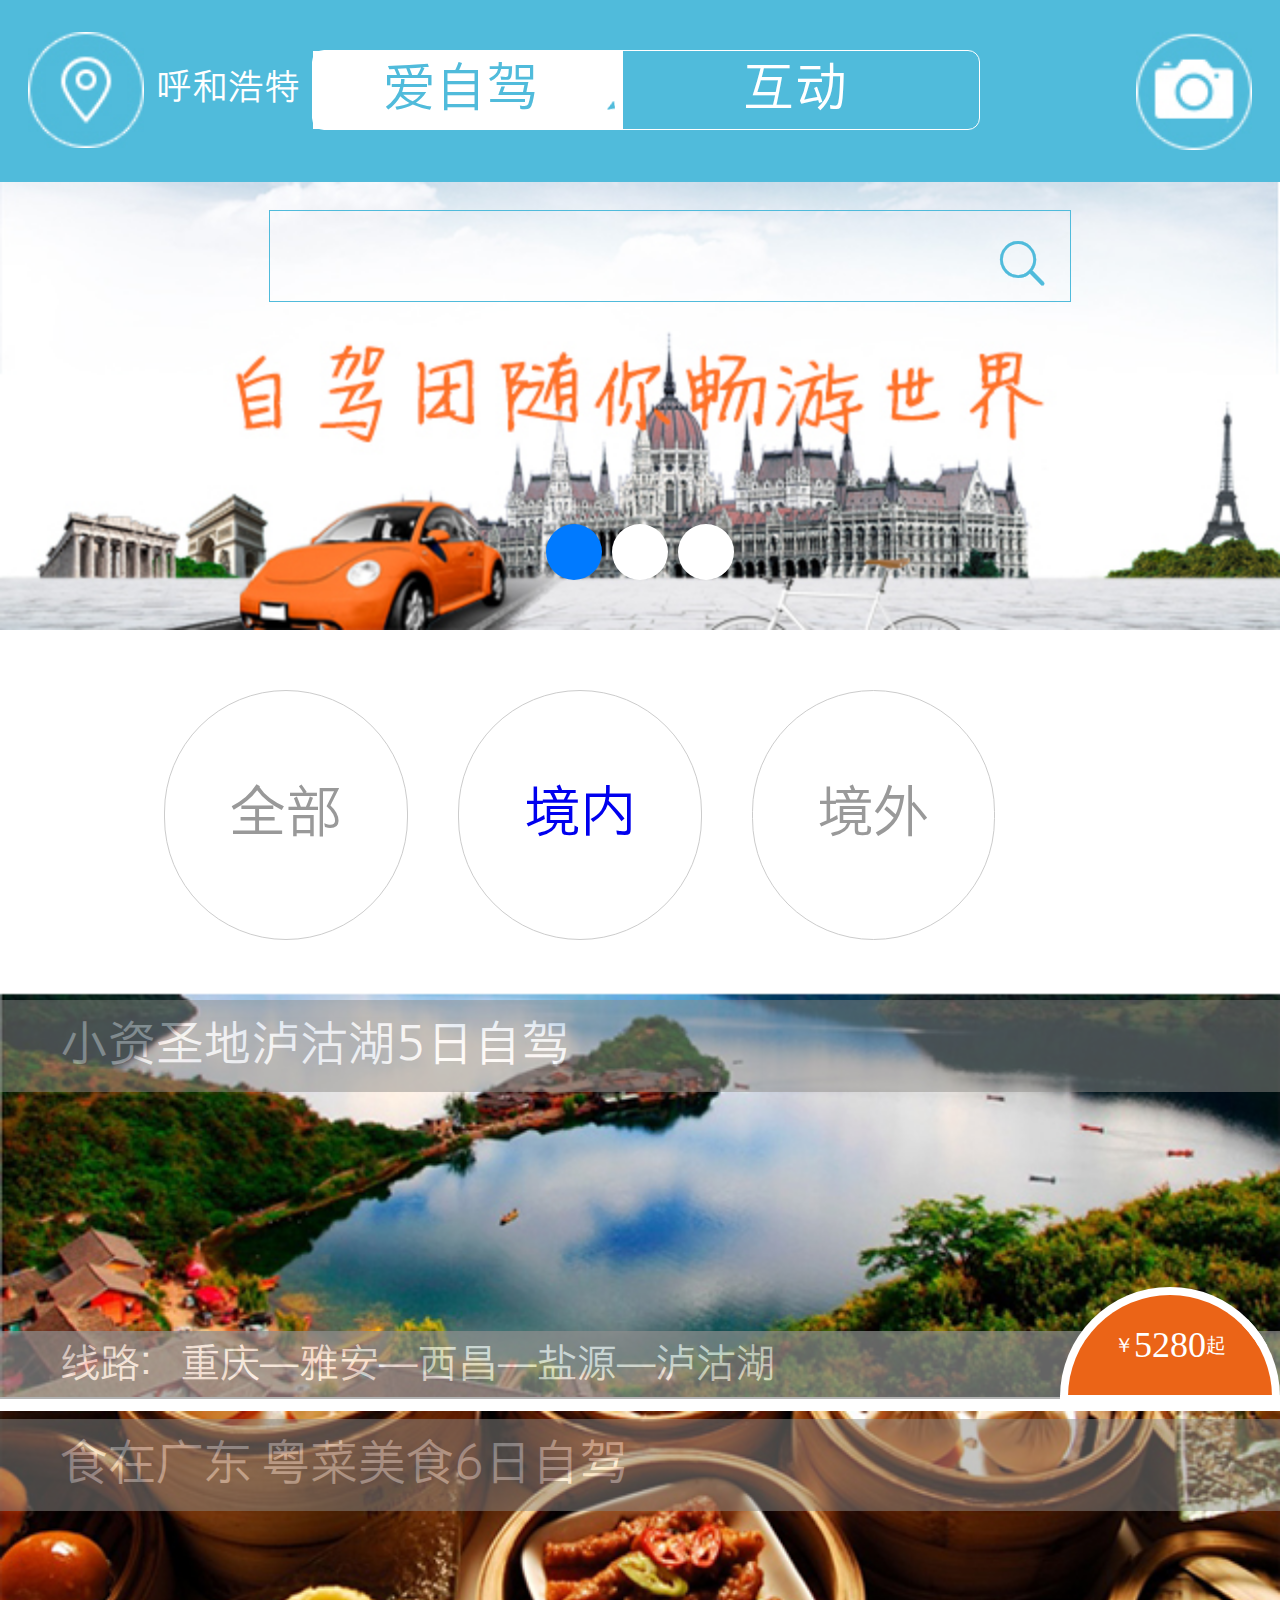
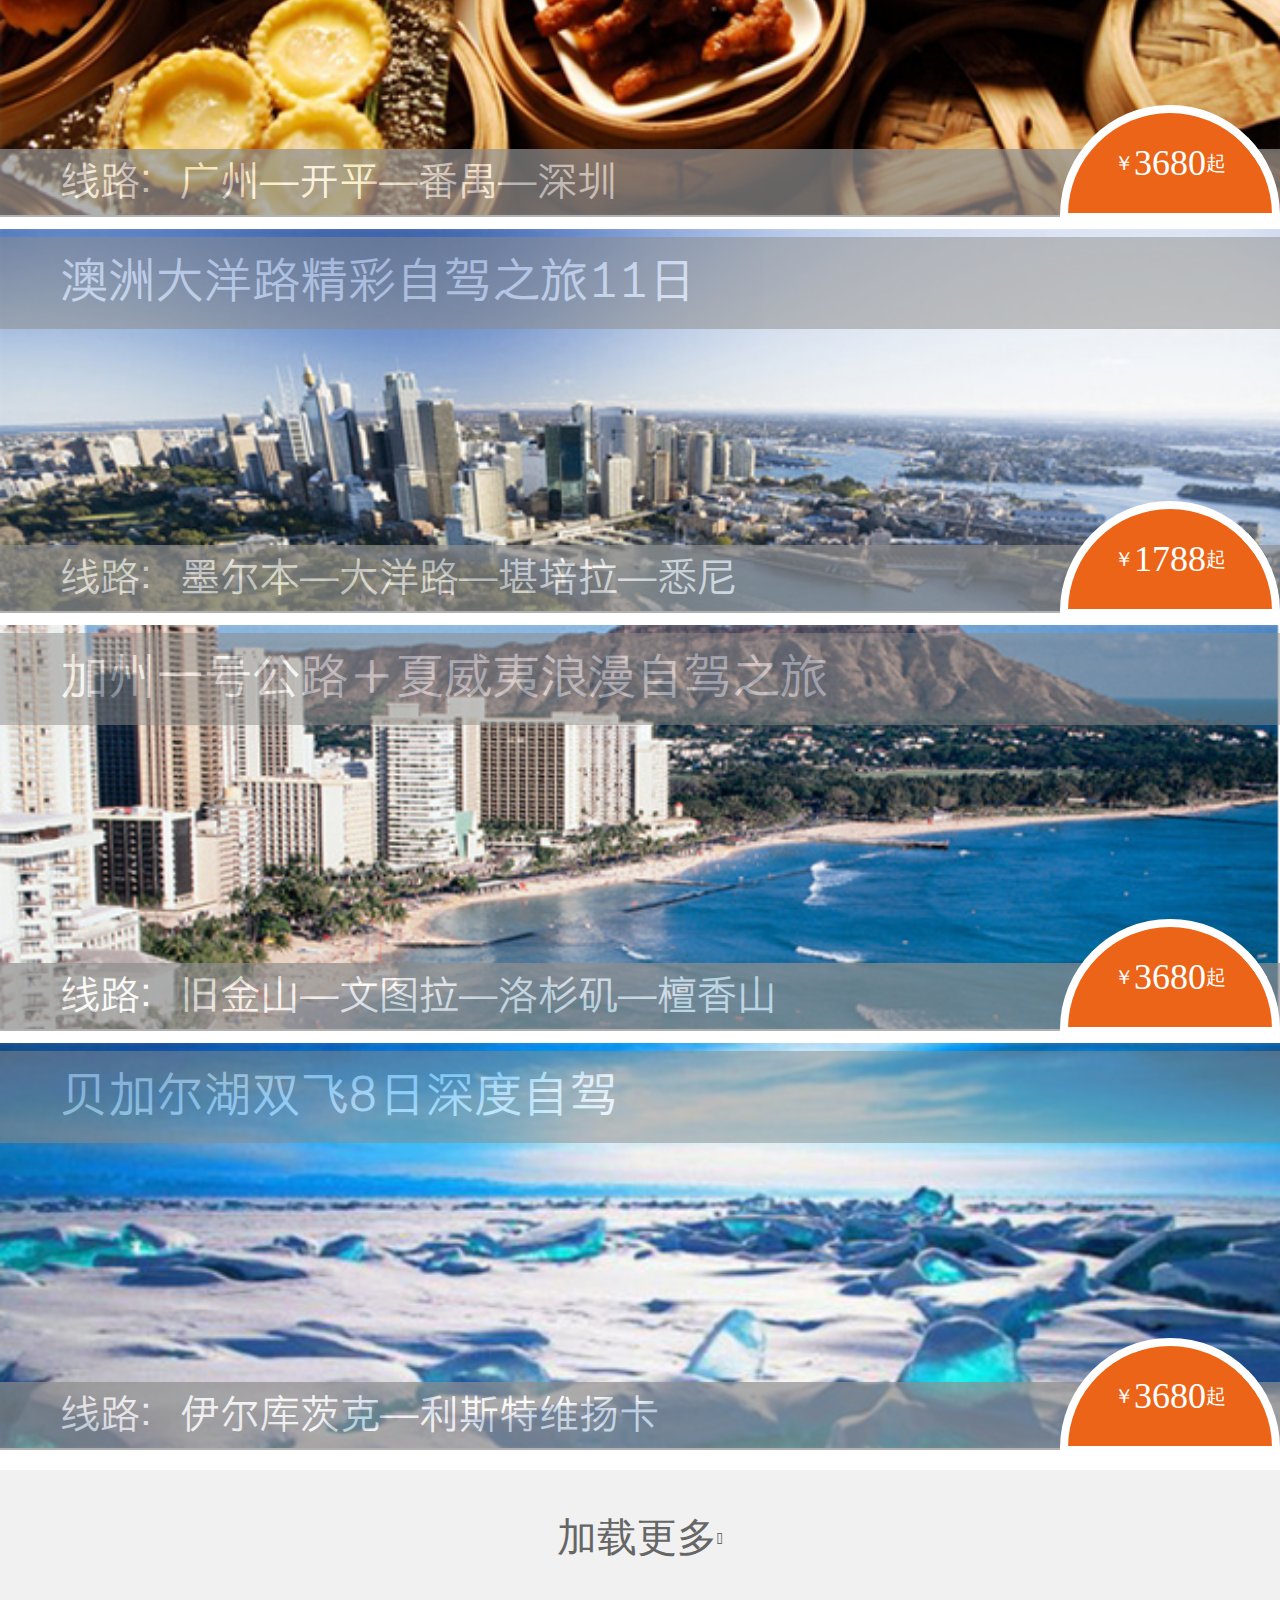
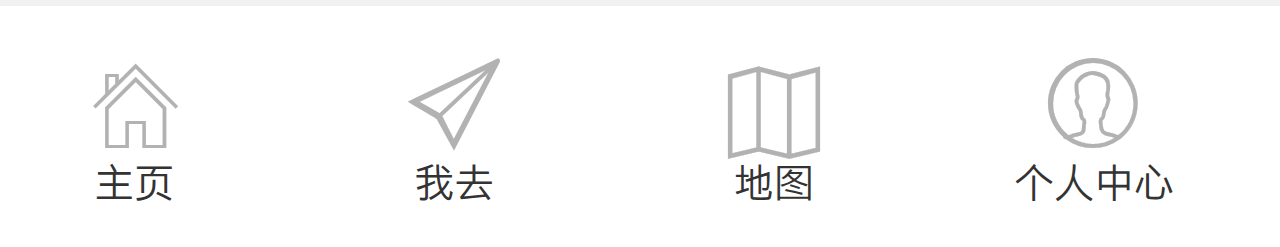
<file: yidong/自驾团页面_2app.html>
<!DOCTYPE html>
<html lang="en">
<head>
	<meta charset="UTF-8">
	<title>Document</title>
	<meta name="viewport" content="width=device-width,initial-scale=1,minimum-scale=0.5,maximum-scale=2.0,user-scalable=yes"><!--视口-->
	<link rel="stylesheet" href="style/iconfont.css">
	<link rel="stylesheet" href="style/reset.css"><!-- 初始化 -->
	<link rel="stylesheet" href="style/zjt_2app.css">
	<link rel="stylesheet" href="style/swiper.css"> <!--swiper插件-->
	<link rel="stylesheet" href="style/animate.min.css"> <!--swiper动画-->
	<script type="text/javascript" src="script/swiper.min.js"></script>
    <script type="text/javascript" src="script/swiper.animate1.0.2.min.js"></script>
    <script src="script/fontsizeset.js"></script> <!--字体设置-->

</head>
<body>
	<div id="wrap">
		<header>
			<div class="top clearfix">
				<a class="top-one top-one-1" href="">
				<img src="images/27.jpg" alt="">
				</a>
				<span>呼和浩特</span>
				<ul class="clearfix">
					<li>爱自驾<a href=""><img src="images/29.jpg" alt=""></a></li>
					<li>互动<a href=""><img src="images/30.jpg" alt=""></a></li>
				</ul>
				<a class="top-one top-one-2" href="">
					<img src="images/28.jpg" alt="">
				</a>
			</div>
			<form class="form clearfix" action="">
				<input class="val" type="text">
				<button class="btn"><i class="icon-1 iconfont">&#x343b;</i></button>
			</form>
			<section>
				<div class="swiper-container">
        			<div class="swiper-wrapper">
			            <div class="swiper-slide"><img class="pic" src="images/35.jpg" alt=""></div>
			            <div class="swiper-slide"><img class="pic" src="images/36.jpg" alt=""></div>
			            <div class="swiper-slide"><img class="pic" src="images/35.jpg" alt=""></div>
			        </div>
        			<div class="swiper-pagination swiper-btn"></div>
    			</div>
			</section>
			<div class="down">
				<span>全部</span>
				<span><a href="自驾团页面_APP.html">境内</a></span>
				<span>境外</span>
			</div>
		</header>
		<div id="content"> 
			<div class="content-up">
				<div class="content-up-one">
					<p>小资圣地泸沽湖5日自驾</p>
					<img src="images/37.jpg" alt="">
					<p>线路：重庆—雅安—西昌—盐源—泸沽湖</p>
					<div>
						<span><span class="word">￥</span>5280<span class="word">起</span></span>
					</div>
				</div>
				<div class="content-up-one">
					<p>食在广东 粤菜美食6日自驾</p>
					<img src="images/38.jpg" alt="">
					<p>线路：广州—开平—番禺—深圳</p>
					<div>
						<span><span class="word">￥</span>3680<span class="word">起</span></span>
					</div>
				</div>
				<div class="content-up-one">
					<p>澳洲大洋路精彩自驾之旅11日</p>
					<img src="images/39.jpg" alt="">
					<p>线路：墨尔本—大洋路—堪培拉—悉尼</p>
					<div>
						<span><span class="word">￥</span>1788<span class="word">起</span></span>
					</div>
				</div>
				<div class="content-up-one">
					<p>加州一号公路＋夏威夷浪漫自驾之旅</p>
					<img src="images/40.jpg" alt="">
					<p>线路：旧金山—文图拉—洛杉矶—檀香山</p>
					<div>
						<span><span class="word">￥</span>3680<span class="word">起</span></span>
					</div>
				</div>
				<div class="content-up-one">
					<p>贝加尔湖双飞8日深度自驾</p>
					<img src="images/41.jpg" alt="">
					<p>线路：伊尔库茨克—利斯特维扬卡</p>
					<div>
						<span><span class="word">￥</span>3680<span class="word">起</span></span>
					</div>
				</div>
			</div>
			<a href="" class="content-down">加载更多<i class="icon iconfont">&#xe626;</i></a>
		</div>
	</div>
	<footer>
		<a href="自驾团页面_APP.html"><i class="icon-two iconfont">&#xe603;</i><p>主页</p></a>
		<a href="自驾团详情页.html"><i class="icon-two iconfont">&#xe6d3;</i><p>我去</p></a>
		<a href="javascript:;"><i class="icon-two iconfont">&#xe74b;</i><p>地图</p></a>
		<a href="javascript:;"><i class="icon-two iconfont">&#xe629;</i><p>个人中心</p></a>
	</footer>
		
	<script>
		var swiper = new Swiper(".swiper-container",{
			pagination: '.swiper-pagination',
        	paginationClickable: true,
        	autoplay: 2000,//可选选项，自动滑动
        	loop : true,
		})
	</script>
</body>
</html>
</file>
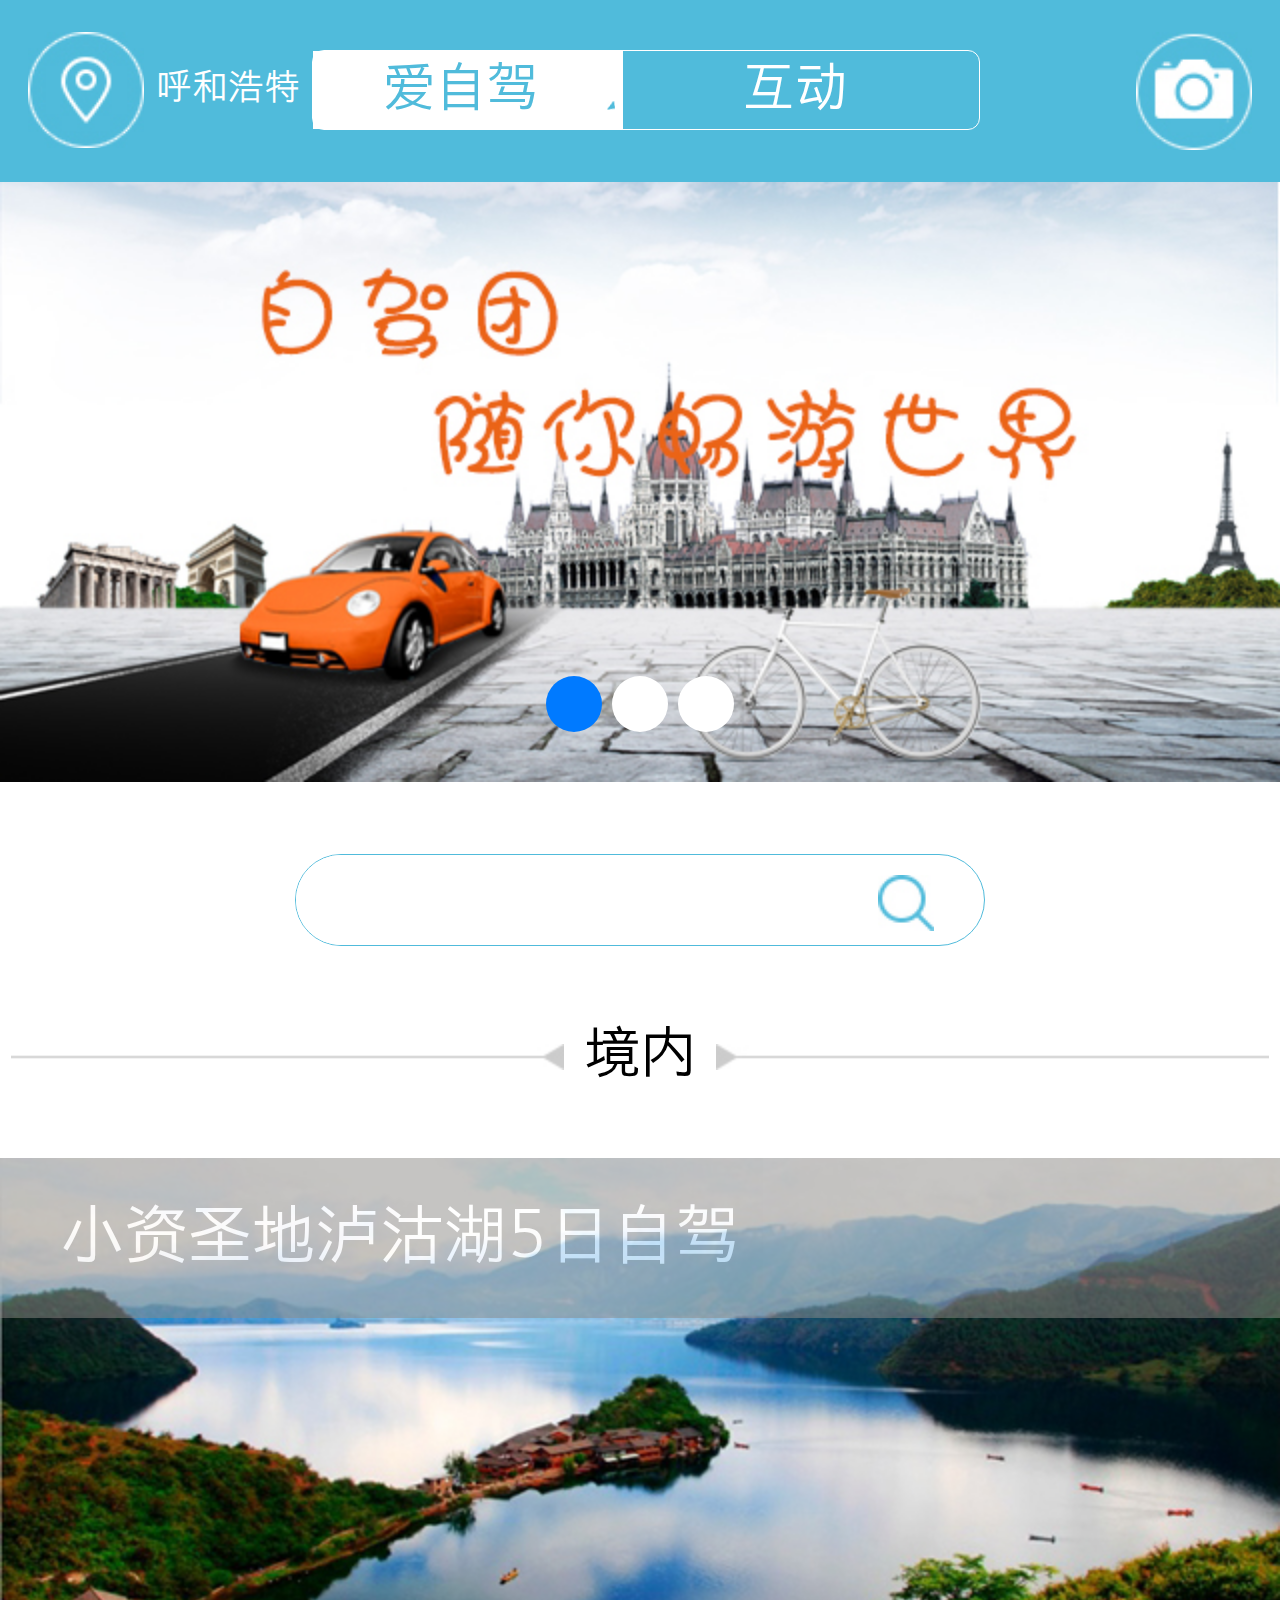
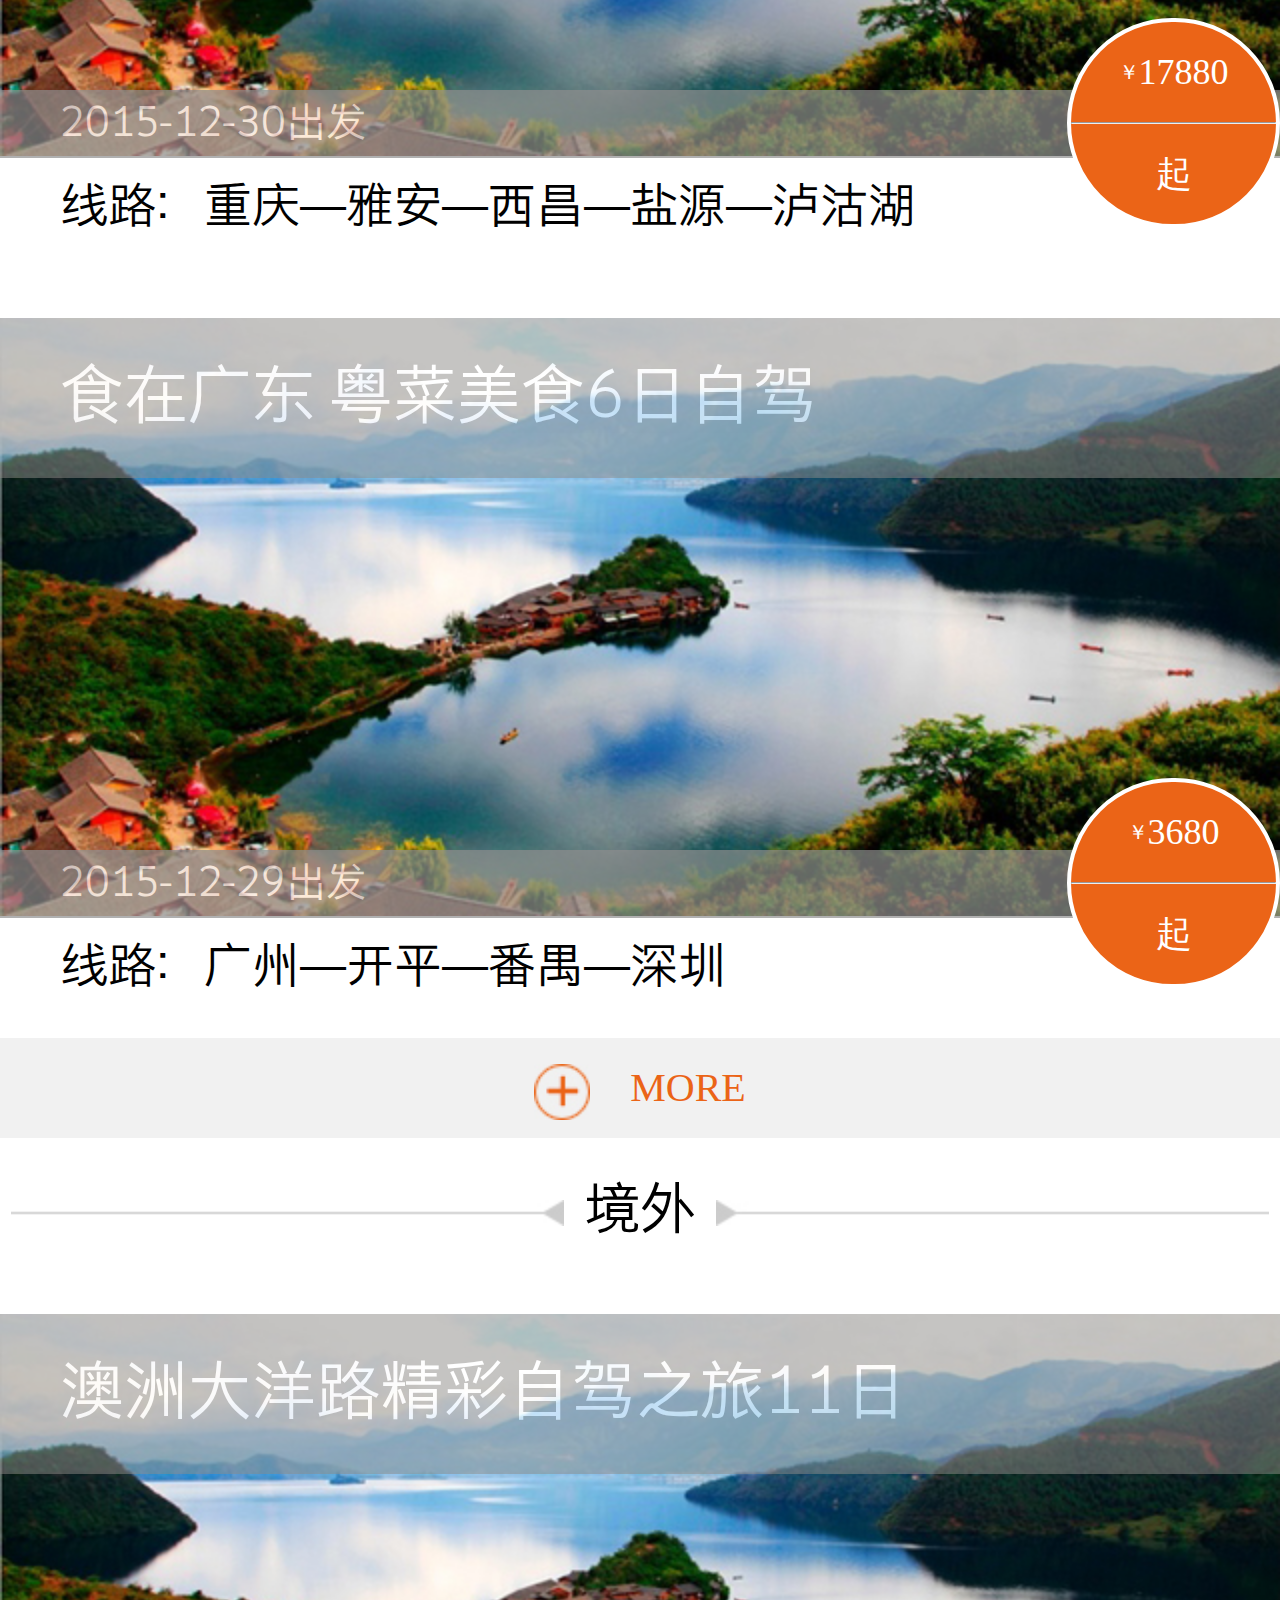
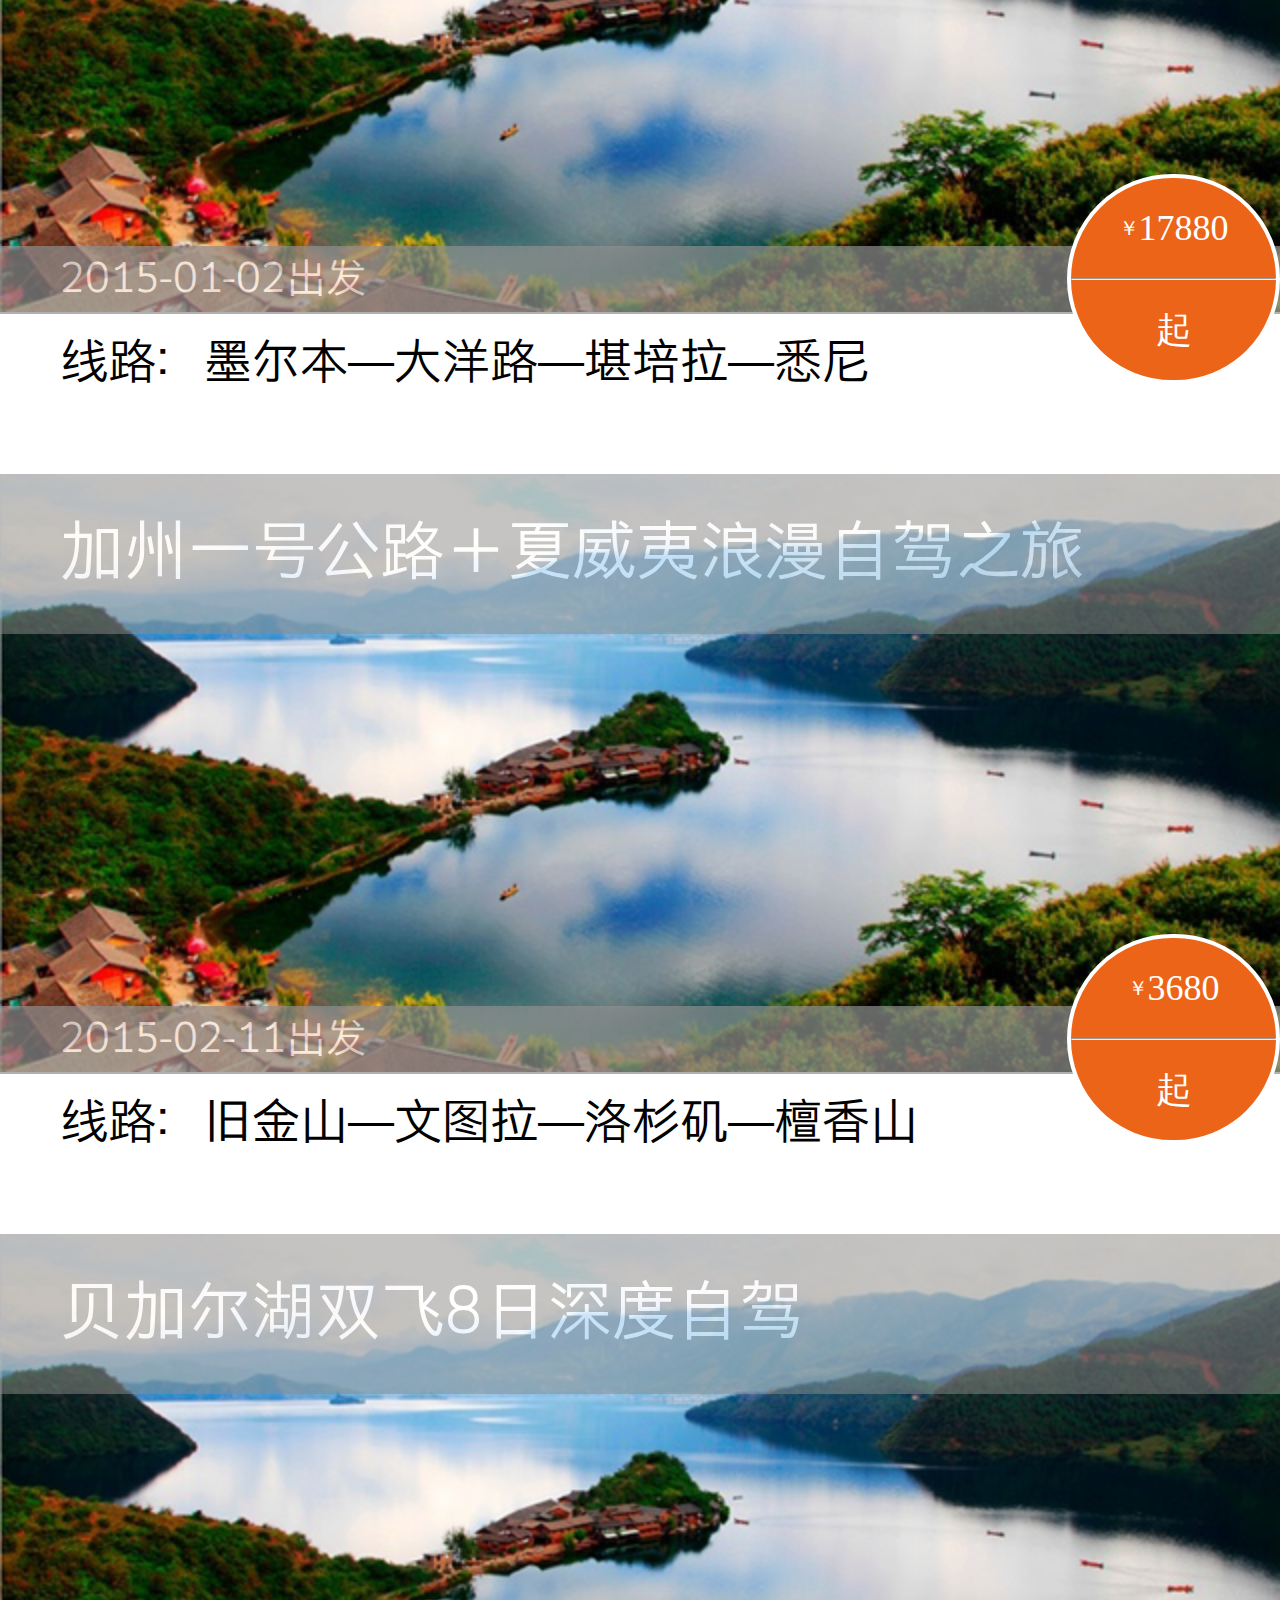
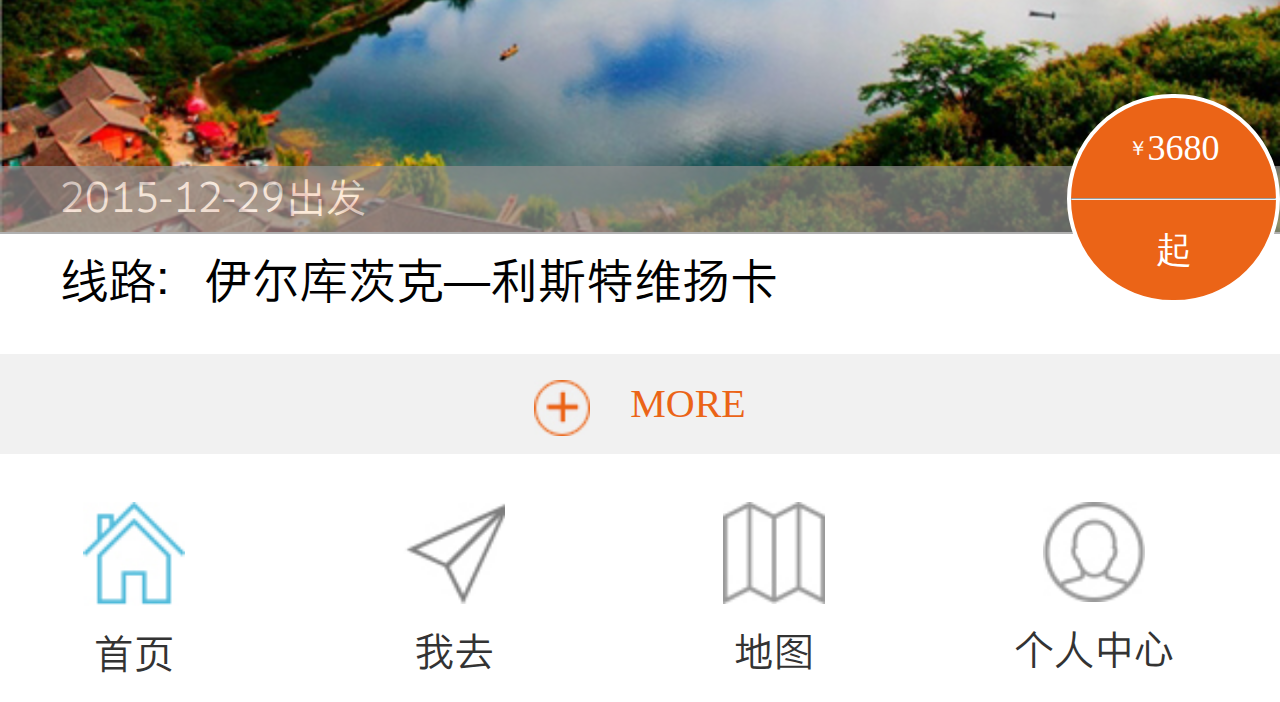
<file: yidong/自驾团页面_APP.html>
<!DOCTYPE html>
<html lang="en">
<head>
	<meta charset="UTF-8">
	<title>Document</title>
	<meta name="viewport" content="width=device-width,initial-scale=1,minimum-scale=0.5,maximum-scale=2.0,user-scalable=yes"><!--视口-->
	<link rel="stylesheet" href="style/zjt_app.css">
	<link rel="stylesheet" href="style/reset.css"><!-- 初始化 -->
	<link rel="stylesheet" href="style/swiper.css"> <!--swiper插件-->
	<link rel="stylesheet" href="style/animate.min.css"> <!--swiper动画-->
	<script type="text/javascript" src="script/swiper.min.js"></script>
    <script type="text/javascript" src="script/swiper.animate1.0.2.min.js"></script>
    <script src="script/fontsizeset.js"></script> <!--字体设置-->
</head>
<body>
	<div id="wrap">
		<header>
			<div class="top clearfix">
				<a class="top-one top-one-1" href="">
				<img src="images/27.jpg" alt="">
				</a>
				<span>呼和浩特</span>
				<ul class="clearfix">
					<li>爱自驾<a href=""><img src="images/29.jpg" alt=""></a></li>
					<li>互动<a href=""><img src="images/30.jpg" alt=""></a></li>
				</ul>
				<a class="top-one top-one-2" href="">
					<img src="images/28.jpg" alt="">
				</a>
			</div>
			<section>
				<div class="swiper-container">
        			<div class="swiper-wrapper">
			            <div class="swiper-slide"><img class="pic" src="images/16.jpg" alt=""></div>
			            <div class="swiper-slide"><img class="pic" src="images/17.jpg" alt=""></div>
			            <div class="swiper-slide"><img class="pic" src="images/16.jpg" alt=""></div>
			        </div>
        			<div class="swiper-pagination swiper-btn"></div>
    			</div>
			</section>
			<form class="form clearfix" action="">
				<input class="val" type="text">
				<input  class="btn" type="submit" value="&nbsp;">
			</form>
		</header>
		<div id="content"> 
			<div class="content-up">
				<p class="content-up-top"><img src="images/32.jpg" alt=""><span>境内</span><img src="images/33.jpg" alt=""></p>
				<div class="content-up-one">
					<p>小资圣地泸沽湖5日自驾</p>
					<img src="images/18.jpg" alt="">
					<p>2015-12-30出发</p>
					<p>线路：重庆—雅安—西昌—盐源—泸沽湖</p>
					<div>
						<span><span class="word">￥</span>17880</span>
						<hr>
						<span>起</span>
					</div>
				</div>
				<div class="content-up-one">
					<p>食在广东 粤菜美食6日自驾</p>
					<img src="images/18.jpg" alt="">
					<p>2015-12-29出发</p>
					<p>线路：广州—开平—番禺—深圳</p>
					<div>
						<span><span class="word">￥</span>3680</span>
						<hr>
						<span>起</span>
					</div>
				</div>
				<p class="content-up-down"><span><img class="content-up-down-pic" src="images/34.jpg" alt=""></span><span>MORE</span></p>
			</div>
			
			<div class="content-up">
				<p class="content-up-top"><img src="images/32.jpg" alt=""><span>境外</span><img src="images/33.jpg" alt=""></p>
				<div class="content-up-one">
					<p>澳洲大洋路精彩自驾之旅11日</p>
					<img src="images/18.jpg" alt="">
					<p>2015-01-02出发</p>
					<p>线路：墨尔本—大洋路—堪培拉—悉尼</p>
					<div>
						<span><span class="word">￥</span>17880</span>
						<hr>
						<span>起</span>
					</div>
				</div>
				<div class="content-up-one">
					<p>加州一号公路＋夏威夷浪漫自驾之旅</p>
					<img src="images/18.jpg" alt="">
					<p>2015-02-11出发</p>
					<p>线路：旧金山—文图拉—洛杉矶—檀香山</p>
					<div>
						<span><span class="word">￥</span>3680</span>
						<hr>
						<span>起</span>
					</div>
				</div>
				<div class="content-up-one">
					<p>贝加尔湖双飞8日深度自驾</p>
					<img src="images/18.jpg" alt="">
					<p>2015-12-29出发</p>
					<p>线路：伊尔库茨克—利斯特维扬卡</p>
					<div>
						<span><span class="word">￥</span>3680</span>
						<hr>
						<span>起</span>
					</div>
				</div>
				<p class="content-up-down"><span><img class="content-up-down-pic" src="images/34.jpg" alt=""></span><span>MORE</span></p>	
			</div>
				
		</div>
		<footer>
			<figure class="fig">
				<img src="images/23.jpg" alt="">
				<figcaption>
					<a href="">首页</a>
				</figcaption>
			</figure>
			<figure class="fig">
				<img src="images/24.jpg" alt="">
				<figcaption>
					<a href="">我去</a>
				</figcaption>
			</figure>
			<figure class="fig">
				<img src="images/25.jpg" alt="">
				<figcaption>
					<a href="">地图</a>
				</figcaption>
			</figure>
			<figure class="fig">
				<img src="images/26.jpg" alt="">
				<figcaption>
					<a href="">个人中心</a>
				</figcaption>
			</figure>
		</footer>
	</div>
	<script>
		var swiper = new Swiper(".swiper-container",{
			pagination: '.swiper-pagination',
        	paginationClickable: true,
        	autoplay: 2000,//可选选项，自动滑动
        	loop : true,
		})
	</script>
	
</body>
</html>
</file>
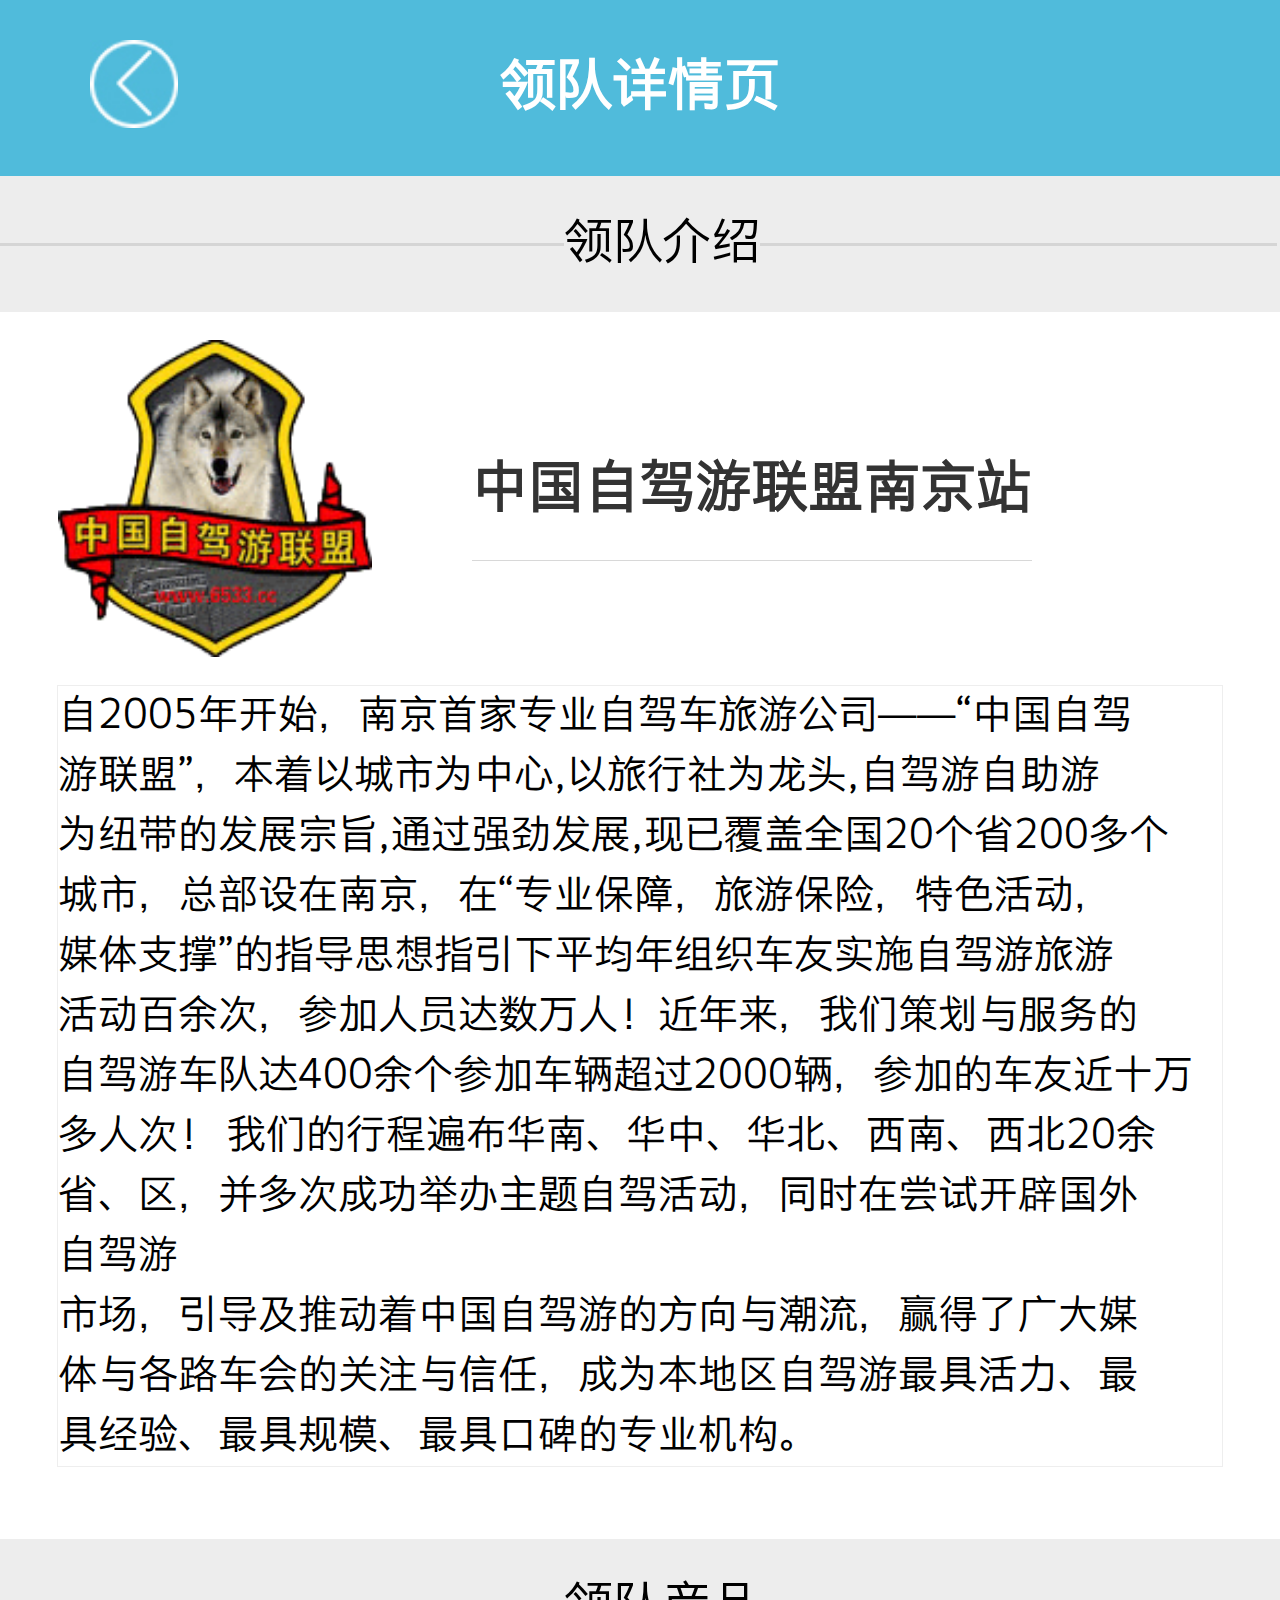
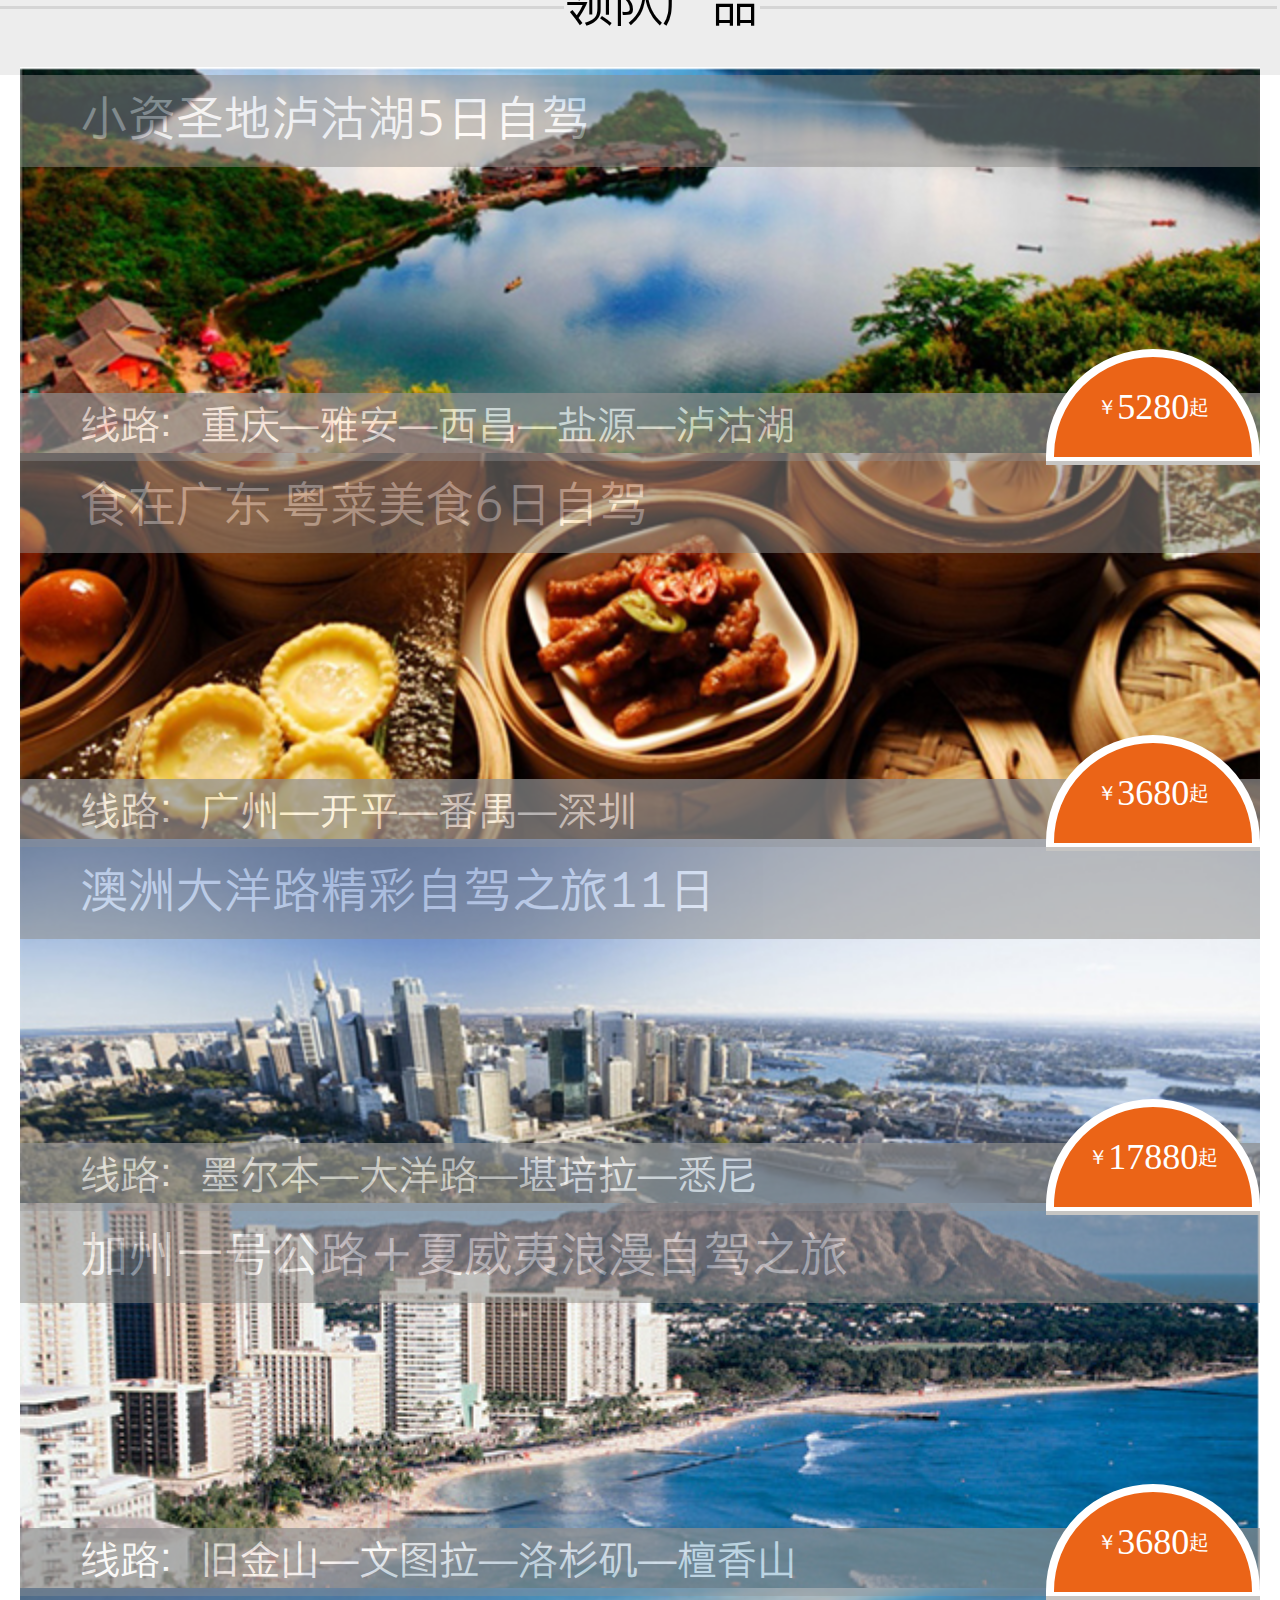
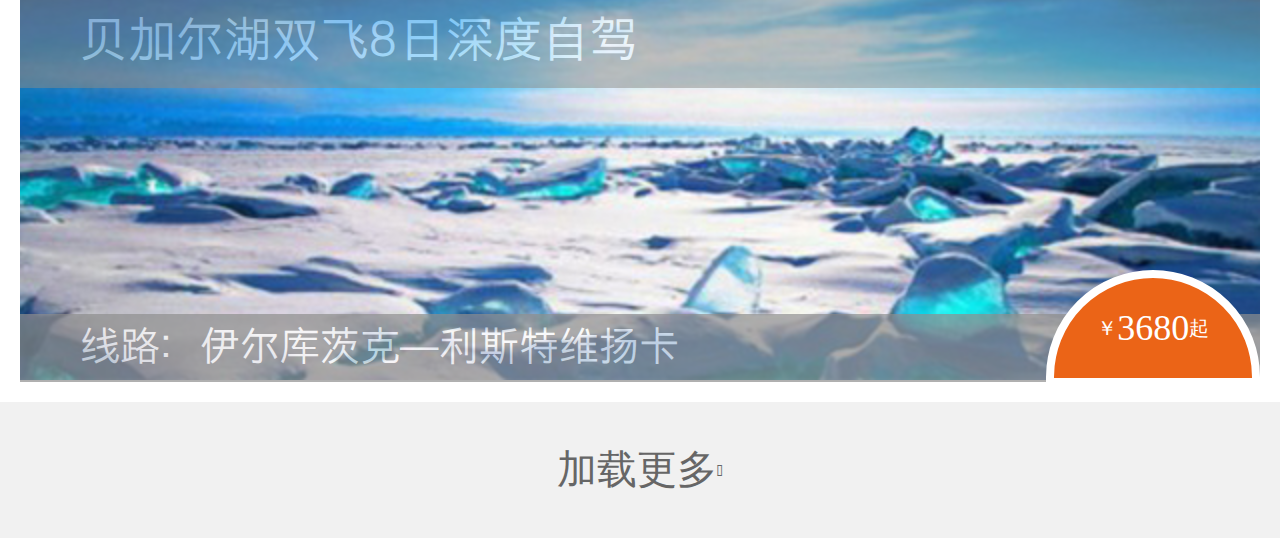
<file: yidong/领队详情.html>
<!DOCTYPE html>
<html lang="en">
<head>
	<meta charset="UTF-8">
	<meta name="viewport" content="width=device-width,initial-scale=1,minimum-scale=0.5,maximum-scale=2.0,user-scalable=yes">
	<title>Document</title>
	<link rel="shortcut icon" href="images/favicon.ico" />
	<link rel="bookmark" href="images/favicon.ico" />
	<link rel="stylesheet" href="style/iconfont.css">
	<link rel="stylesheet" href="style/reset.css" />
	<link rel="stylesheet" href="style/ldx.css">
	<script src="script/fontsizeset.js"></script>
</head>
<body>
	<div id="wrap">
		<header>
			<div class="top">
				<img src="images/1.jpg" alt="">
				<h1>领队详情页</h1>
			</div>
			<p class="top-word"><span>————————————</span>领队介绍<span>———————————</span></p>
			<div class="banner">
				<div class="banner-top clearfix">
					<img src="images/42.png" alt="">
					<h2>中国自驾游联盟南京站</h2>
				</div>
				<p class="banner-down">
					自2005年开始，南京首家专业自驾车旅游公司——“中国自驾<br>游联盟”，本着以城市为中心,以旅行社为龙头,自驾游自助游<br>为纽带的发展宗旨,通过强劲发展,现已覆盖全国20个省200多个<br>城市，总部设在南京，在“专业保障，旅游保险，特色活动，<br>媒体支撑”的指导思想指引下平均年组织车友实施自驾游旅游<br>活动百余次，参加人员达数万人！近年来，我们策划与服务的<br>自驾游车队达400余个参加车辆超过2000辆，参加的车友近十万<br>多人次！ 我们的行程遍布华南、华中、华北、西南、西北20余<br>省、区，并多次成功举办主题自驾活动，同时在尝试开辟国外<br>自驾游<br>
					市场，引导及推动着中国自驾游的方向与潮流，赢得了广大媒<br>体与各路车会的关注与信任，成为本地区自驾游最具活力、最<br>具经验、最具规模、最具口碑的专业机构。
				</p>
			</div>
		</header>
		<section>
			<p class="top-word"><span>————————————</span>领队产品<span>———————————</span></p>
			<div class="content-up">
				<div class="content-up-one">
					<p>小资圣地泸沽湖5日自驾</p>
					<img src="images/37.jpg" alt="">
					<p>线路：重庆—雅安—西昌—盐源—泸沽湖</p>
					<div>
						<span><span class="word">￥</span>5280<span class="word">起</span></span>
					</div>
				</div>
				<div class="content-up-one">
					<p>食在广东 粤菜美食6日自驾</p>
					<img src="images/38.jpg" alt="">
					<p>线路：广州—开平—番禺—深圳</p>
					<div>
						<span><span class="word">￥</span>3680<span class="word">起</span></span>
					</div>
				</div>
				<div class="content-up-one">
					<p>澳洲大洋路精彩自驾之旅11日</p>
					<img src="images/39.jpg" alt="">
					<p>线路：墨尔本—大洋路—堪培拉—悉尼</p>
					<div>
						<span><span class="word">￥</span>17880<span class="word">起</span></span>
					</div>
				</div>
				<div class="content-up-one">
					<p>加州一号公路＋夏威夷浪漫自驾之旅</p>
					<img src="images/40.jpg" alt="">
					<p>线路：旧金山—文图拉—洛杉矶—檀香山</p>
					<div>
						<span><span class="word">￥</span>3680<span class="word">起</span></span>
					</div>
				</div>
				<div class="content-up-one">
					<p>贝加尔湖双飞8日深度自驾</p>
					<img src="images/41.jpg" alt="">
					<p>线路：伊尔库茨克—利斯特维扬卡</p>
					<div>
						<span><span class="word">￥</span>3680<span class="word">起</span></span>
					</div>
				</div>
			</div>
		</section>
		<a href="" class="content-down">加载更多<i class="icon iconfont">&#xe626;</i></a>
	</div>
</body>
</html>
</file>
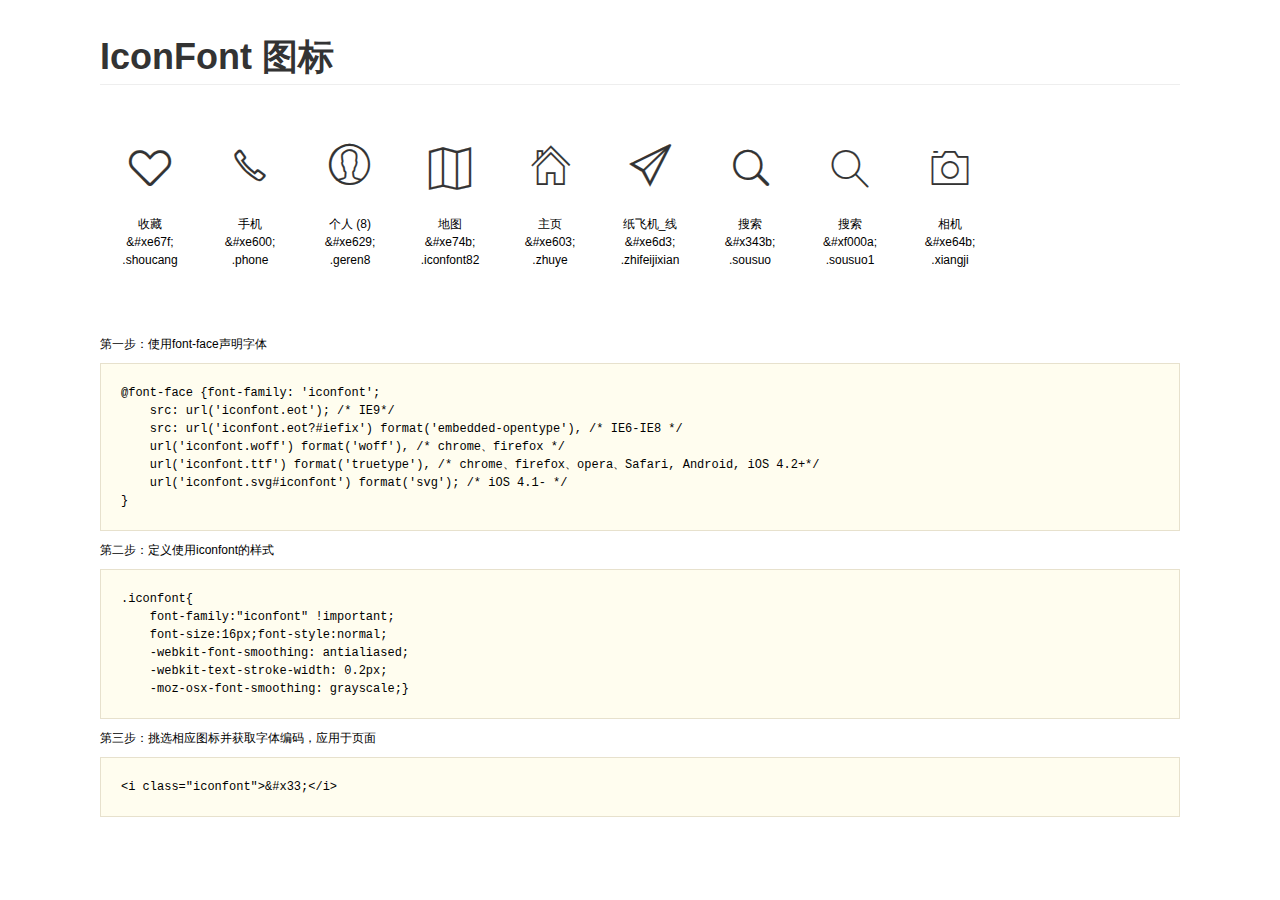
<file: yidong/ux_1463102559_4203796/demo.html>
<!DOCTYPE html>
<html>
<head>
    <meta charset="utf-8"/>
    <title>IconFont</title>
    <link rel="stylesheet" href="demo.css">
    <link rel="stylesheet" href="iconfont.css">
</head>
<body>
    <div class="main">
        <h1>IconFont 图标</h1>
        <ul class="icon_lists clear">
            
                <li>
                <i class="icon iconfont">&#xe67f;</i>
                    <div class="name">收藏</div>
                    <div class="code">&amp;#xe67f;</div>
                    <div class="fontclass">.shoucang</div>
                </li>
            
                <li>
                <i class="icon iconfont">&#xe600;</i>
                    <div class="name">手机</div>
                    <div class="code">&amp;#xe600;</div>
                    <div class="fontclass">.phone</div>
                </li>
            
                <li>
                <i class="icon iconfont">&#xe629;</i>
                    <div class="name">个人 (8)</div>
                    <div class="code">&amp;#xe629;</div>
                    <div class="fontclass">.geren8</div>
                </li>
            
                <li>
                <i class="icon iconfont">&#xe74b;</i>
                    <div class="name">地图</div>
                    <div class="code">&amp;#xe74b;</div>
                    <div class="fontclass">.iconfont82</div>
                </li>
            
                <li>
                <i class="icon iconfont">&#xe603;</i>
                    <div class="name">主页</div>
                    <div class="code">&amp;#xe603;</div>
                    <div class="fontclass">.zhuye</div>
                </li>
            
                <li>
                <i class="icon iconfont">&#xe6d3;</i>
                    <div class="name">纸飞机_线</div>
                    <div class="code">&amp;#xe6d3;</div>
                    <div class="fontclass">.zhifeijixian</div>
                </li>
            
                <li>
                <i class="icon iconfont">&#x343b;</i>
                    <div class="name">搜索</div>
                    <div class="code">&amp;#x343b;</div>
                    <div class="fontclass">.sousuo</div>
                </li>
            
                <li>
                <i class="icon iconfont">&#xf000a;</i>
                    <div class="name">搜索</div>
                    <div class="code">&amp;#xf000a;</div>
                    <div class="fontclass">.sousuo1</div>
                </li>
            
                <li>
                <i class="icon iconfont">&#xe64b;</i>
                    <div class="name">相机</div>
                    <div class="code">&amp;#xe64b;</div>
                    <div class="fontclass">.xiangji</div>
                </li>
            
        </ul>


        <div class="helps">
            第一步：使用font-face声明字体
            <pre>
@font-face {font-family: 'iconfont';
    src: url('iconfont.eot'); /* IE9*/
    src: url('iconfont.eot?#iefix') format('embedded-opentype'), /* IE6-IE8 */
    url('iconfont.woff') format('woff'), /* chrome、firefox */
    url('iconfont.ttf') format('truetype'), /* chrome、firefox、opera、Safari, Android, iOS 4.2+*/
    url('iconfont.svg#iconfont') format('svg'); /* iOS 4.1- */
}
</pre>
第二步：定义使用iconfont的样式
            <pre>
.iconfont{
    font-family:"iconfont" !important;
    font-size:16px;font-style:normal;
    -webkit-font-smoothing: antialiased;
    -webkit-text-stroke-width: 0.2px;
    -moz-osx-font-smoothing: grayscale;}
</pre>
第三步：挑选相应图标并获取字体编码，应用于页面
<pre>
&lt;i class="iconfont"&gt;&amp;#x33;&lt;/i&gt;
</pre>
        </div>

    </div>
</body>
</html>
</file>
<file: gerenjianli/style/iconfont.css>
@font-face {font-family: "iconfont";
  src: url('../fonts/iconfont.eot?t=1464247667'); /* IE9*/
  src: url('../fonts/iconfont.eot?t=1464247667#iefix') format('embedded-opentype'), /* IE6-IE8 */
  url('../fonts/iconfont.woff?t=1464247667') format('woff'), /* chrome, firefox */
  url('../fonts/iconfont.ttf?t=1464247667') format('truetype'), /* chrome, firefox, opera, Safari, Android, iOS 4.2+*/
  url('../fonts/iconfont.svg?t=1464247667#iconfont') format('svg'); /* iOS 4.1- */
}

.iconfont {
  font-family:"iconfont" !important;
  font-size:16px;
  font-style:normal;
  -webkit-font-smoothing: antialiased;
  -webkit-text-stroke-width: 0.2px;
  -moz-osx-font-smoothing: grayscale;
}
.icon-jienengjishu:before { content: "\e637"; }
.icon-youxiang:before { content: "\e624"; }
.icon-dianhua:before { content: "\e706"; }
.icon-gongzuojingli:before { content: "\e6b2"; }
</file>
<file: yidong/style/second.css>
@font-face{
	font-family: myFont;
	src:url(../fonts/STHeiti-Light.ttc);
}
.clearfix:before,.clearfix:after{
	display: block;
	content: "";
}
.clearfix:after{
	clear: both;
}
#wrap{
	background-color: #f1f1f1;
}
#wrap header{
	padding-top: 0.1rem;
	line-height: 0.35rem;
	background-color: #50bbdb;
	margin-bottom: 0.03rem;
}
header a:first-child{
	display: block;
	width: 5%;
	position: absolute;
	left: 4.6875%;
}
header a img{
	width: 100%;	
}
header a:last-child{
	display: block;
	position: absolute;
	right: 2.6875%;
	top:0.35rem;
	width: 8.125%;
}
header div{ 
	width:100%;
	background-color: #50bbdb;
}
header h1{
	font-family: myFont;
	width: 31.9375%;
	margin: 0 auto;
	font-size:0.28rem;
}
header p{
	font-family: myFont;
	width:18.75%;
	margin: 0 auto;
	font-size: 0.18rem;
}
/*header*/
.pic{
	width: 100%;
	background-color: #fff;
}	
.even{
	margin-bottom: 0.16rem;
}
.pic div:first-child{
	width: 29.125%;
	float: left;
}
.check-images{
	width: 100%;
}
.check-three{
	max-width:100%;
	font-size: 0.18rem;
	line-height: 0.3rem;
	margin-top: -0.3rem;
	text-align: center;
	background-color: #586577;
	opacity:0.5;
	color:#fff;
	font-family: myFont;
}
.pic div:last-child{
	float: right;
	width: 70%;
}
.pic div:last-child ul li{
	list-style: none;
	font-size:0.24rem;
	font-family: myFont; 
	line-height: 0.42rem;
	/*text-align: center;*/
	color: #333333;
}
.pic div:last-child ul li span:first-child{
	font-weight: 600;
}
.pic div:last-child ul li span:last-child{
	font-size: 0.2rem;
	color: #b8b8b8;
/*	margin-left: -2.1rem;*/
}
.check-pic{
	width: 7.1258%;
	float: left;

}
.check-one{
	padding: 0 0.05rem;
	float: left;
	line-height: 0.4rem;
	font-size: 0.18rem;
	color: #333333;
	font-family: myFont; 
}
.check-two{
	padding: 0 0.2rem;
	line-height: 0.4rem;
	float: right;
	font-size: 0.28rem;
	color: #ea561d;
	font-family: myFont; 
}
.only{
	border-bottom: 1px solid #d2d2d2;
}
/*footer*/
.pages-bottom{
	width: 100%;
	background-color: #fff;
}
.fig{
	width: 20.9375%;
	float: left;
	margin-right: 0.26rem;
	padding-bottom: 0.08rem;
}
figure img{
	padding-top: 0.08rem;
	display: block;
	margin: 0 auto;
	width: 38.0597%;
}
figcaption a{
	font-family: myFont;
	padding-top: 0.1rem;
	display: block;
	text-align: center;
	font-size: 0.20rem;
	color: #333333;
	text-decoration:none;
}
</file>
<file: yidong/style/iconfont.css>
@font-face {font-family: "iconfont";
  src: url('../fonts/iconfont.eot?t=1463102561'); /* IE9*/
  src: url('../fonts/iconfont.eot?t=1463102561#iefix') format('embedded-opentype'), /* IE6-IE8 */
  url('../fonts/iconfont.woff?t=1463102561') format('woff'), /* chrome, firefox */
  url('../fonts/iconfont.ttf?t=1463102561') format('truetype'), /* chrome, firefox, opera, Safari, Android, iOS 4.2+*/
  url('../fonts/iconfont.svg?t=1463102561#iconfont') format('svg'); /* iOS 4.1- */
}

.iconfont {
  font-family:"iconfont" !important;
  font-size:16px;
  font-style:normal;
  -webkit-font-smoothing: antialiased;
  -webkit-text-stroke-width: 0.2px;
  -moz-osx-font-smoothing: grayscale;
}
.icon-shoucang:before { content: "\e67f"; }
.icon-phone:before { content: "\e600"; }
.icon-geren8:before { content: "\e629"; }
.icon-iconfont82:before { content: "\e74b"; }
.icon-zhuye:before { content: "\e603"; }
.icon-zhifeijixian:before { content: "\e6d3"; }
.icon-sousuo:before { content: "\343b"; }
.icon-sousuo1:before { content: "\f000a"; }
.icon-xiangji:before { content: "\e64b"; }
</file>
<file: yidong/style/zjtxq.css>
.clearfix:before,.clearfix:after{
	display: block;
	content: "";
	clear: both;
}
@font-face{
	font-family: myFont;
	src:url(../fonts/STHeiti-Light.ttc);
}
/*#wrap{
	background-color: #e5e5e5;
}*/
header{
	background-color: #fff;
}
.top img{
	width: 0.44rem;
	position:absolute;
	left: 0.45rem;
	top:0.2rem;
}
h1{
	font-family: myFont;
	font-size: 0.28rem;
	line-height: 0.88rem;
	text-align: center;
	color: #fff;
	background-color: #50bbdb;
}
.banner{
	width: 100%;
}
.banner-top{
	width: 100%;
}
.banner-top img{
	width: 100%;
}
.banner-top p{
	font-size: 0.3rem;
	font-family: myFont;
	padding-left: 0.2rem;
	line-height: 0.66rem;
	margin-top: -0.66rem;
	position: relative;
	z-index: 6;
	background: -webkit-linear-gradient(left, rgba(0, 0, 0, 0.36) , rgba(0, 0, 0, 0)); /* Safari 5.1 - 6.0 */
    background: -o-linear-gradient(right, rgba(0, 0, 0, 0.36), rgba(0, 0, 0, 0)); /* Opera 11.1 - 12.0 */
    background: -moz-linear-gradient(right, rgba(0, 0, 0, 0.36), rgba(0, 0, 0, 0)); /* Firefox 3.6 - 15 */
    background: linear-gradient(to right, rgba(0, 0, 0, 0.36) , rgba(0, 0, 0, 0));
}
.banner-down{
	padding: 0.18rem 0;
	width: 93.2812%;
	margin: 0 auto;
}
.banner-down ul{
	float: left;
	width: 89.9665%;
	list-style: none;
	border-right: 1px solid #cccccc;
}
.banner-down ul li:first-child{
	font-size: 0.28rem;
	font-family: myFont;

}
.banner-down ul li:last-child{
	font-size: 0.28rem;
	font-family: myFont;
	color: #f0851a;
}
.banner-down ul li span{
	font-size: 0.14rem;
	font-family: myFont;
	vertical-align:baseline;
}
.banner-down ul li span:last-child{
	color: #cccccc;
}
.banner-down img{
	margin-top: 0.3rem;
	float: right;
	vertical-align:baseline;
	width:5.0167%;
}
.content-one-top{
	padding:0.34rem 0;
	background-image: url(../images/54.jpg);
}
.content-one-top div{
	background-color: #fff;
	width: 5.78rem;
	margin:0 auto;
	padding: 0.24rem 0.2rem;
}
.content-one-top div p{
	font-size: 0.28rem;
	font-family: myFont;
}
.content-one-top div ul li{
	margin-top: 0.2rem;
	float: left;
	list-style: none;
	font-size: 0.2rem;
	font-family: myFont;
	border:1px solid #cccccc;
	line-height: 0.36rem;
	text-align: center;
}
.content-one-top div ul li:first-child{
	width: 0.68rem;
	margin-right: 0.16rem;
}
.content-one-top div ul li:last-child{
	width: 0.78rem;
}
.content-one-top div a{
	float: right;
	width: 0.14rem;
	margin-top: -0.7rem;
}
.content-one-top div a img{
	display: block;
	width:100%;
	vertical-align: baseline;
}
.content-one-center{
	margin: 0.22rem 0;
	border-bottom: 1px solid #cccccc;
}
.content-one-center a{
	width: 1.72rem;
	text-align: center;
	padding-bottom: 0.14rem;
	display:block;
	float: left;
	font-family: myFont;
	font-size:0.25rem;
	text-decoration:none;
	color: #000;
	font-weight: 600;
}
.content-one-center a:nth-child(2){
	margin-left: 0.58rem;
}
.content-one-center a:nth-child(3){
	float: right;
}
.content-one-center a:hover{
	border-bottom: 1px solid #50bbdb;
	color: #50bbdb;
}
.content-one-center hr{
	display:block;
}
.content-one-down p{
	font-family: myFont;
	font-size: 0.2367rem;
	line-height: 0.46rem;
	background-color: #f5f5f5;
}
.content-one-down p span{
	color: #dcdcdc;
}
.content-one-down ul{
	width: 5.68rem;
	margin:0.24rem auto;
}
.content-one-down ul li{
	list-style: none;
	font-family: myfont;
	font-size: 0.2rem;
}
.content-one-down ul li span{
	font-weight: 600;
}
.content-one-down img{
	display:block;
	width: 5.79rem;
	margin:0 auto;
	margin-bottom: 0.18rem;
}
.content-one-down div{
	padding: 0.12rem 0;
	background-color: #d4d4d4;
	margin-bottom: 0.3rem;
}
.content-two{
	width:5.68rem; 
	margin-top: 0.32rem;
	margin-left:0.42rem;
	border-left: 1px dotted #000;
}
.content-pic-first{
	float: left;
	display:block;
	width: 0.24rem;
	margin-left: -0.12rem;
}
.content-two h3{
	width: 4.7rem;
	margin-left: 0.16rem;
	margin-top: -0.07rem;
	margin-bottom: 0.24rem;
	float: left;
	color: #88cde4;
	font-family: myFont;
	font-size: 0.28rem;
	border-bottom: 1px solid #88cde4;
}
.content-two-first .content-pic{
	float: left;
	display:block;
	margin-left:-0.05rem; 
	width: 0.1rem;
}
.content-two-p{
	width: 4.7rem;
	margin-top: -0.24rem;
	margin-left: 0.16rem;
	margin-bottom: 0.26rem;
	font-family: myFont;
	float: left;
	font-size: 0.24rem;
	line-height: 0.6rem;
	font-weight: 600;
	border-bottom: 1px dotted #d2d2d2;
}
.content-two-word{
	font-family: myFont;
	font-size: 0.2rem;
	margin-left: 0.22rem;
	margin-bottom: 0.42rem;
}
.content-two-word-one{
	margin-bottom: 0.22rem;
}
.content-pic-second{
	width:5.44rem;
	margin-left: 0.16rem;
	margin-bottom: 0.14rem;
}
.content-two-first-pic{
	margin-bottom: 0.36rem;
}
.content-two-down{
    padding: 0.12rem 0;
    background-color: #d4d4d4;
    margin-bottom: 0.3rem;
}
.content-three div{
	margin-top: 0.36rem;
	margin-left: 0.42rem;
}
.content-three-p{
	font-family: myFont;
	font-size: 0.24rem;
	font-weight:600;
}
.content-three ul{
	width: 5.33rem;
	margin-left: -0.08rem;
}
.content-three ul li{
	list-style: none;
	font-family: myFont;
	font-size:0.2rem;
}
.content-three{
	margin-bottom: 0.52rem;
}
.content-four{
	width: 5.82rem;
	margin: 0 auto;
}
.content-four-one{
	padding: 0.18rem 0;
	border-bottom:1px dotted #000;
}
.content-four-one p{
	font-family: myFont;
	font-size: 0.2rem;
	float: left;
}
.content-four-one img{
	width: 0.14rem;
	float: right;
}
.content-four-two{
	margin-top: 0.1rem;
}
.content-four-two img{
	float: left;
	width:1rem;
}
.content-four-two ul{
	padding: 0.26rem 0;
	float: right;
}
.content-four-two ul li{
	list-style: none;
	font-size: 0.2rem;
	font-family: myFont;
}
.content-four{
	margin-bottom: 0.34rem;
}
.content-five-one{
	padding: 0.24rem 0;
	margin-bottom: 1px solid #000;
}
.content-five-one p{
	margin-left: 0.36rem;
}
.content-five-one p img{
	width: 2.2rem;
	display:block;
	float:left;
}
.content-five-one p span{
	float: left;
	font-family: mtFont;
	font-size: 0.2rem;
	font-weight: 500;
	/*display:block;*/
}
.content-five-two{
	margin-top: 0.26rem;
}
.content-five-two-first{
	width: 5.8rem;
	margin-left: 0.36rem;
	border-bottom:1px dotted #000;
}
.content-five-two-first img{
	width: 1.96rem;
	display:block;
	float: left;
}
.content-five-two-first img:nth-child(2){
	padding: 0.2rem 0;
	margin:0 0.35rem;
}
.content-five-two-first span{
	font-family: myFont;
	font-size: 0.2rem;
	display: block;
	padding: 0.16rem 0;
}
.content-five-two-second{
	margin-left: 0.3rem;
	margin-top: 0.18rem;
}
.content-five-two-second ul li{
	list-style: none;
	font-family: myFont;
	font-size: 0.2rem;
}
.content-five-two-second img{
	width: 1.04rem;
	margin-right: -0.48rem;
	padding: 0.14rem 0;
}
.content-five-two-third{
	padding: 0.12rem 0;
    background-color: #d4d4d4;
    margin-bottom: 0.06rem;
}
.content-five-two-fourth ul li{
	margin-bottom: 0.26rem;
	width: 5.70rem;
}
.content-five-two-fourth ul li:last-child{
	margin: 0;
}
.content-five-two-fourth div{
	margin-left:0.9rem;
}
.content-six{
	background-color: #f4f4f4;
	margin-bottom: 0.28rem;
}
.content-six div{
	width: 5.76rem;
	margin-left: 0.33rem;
	padding: 0.14rem 0 0.26rem 0;
}
.content-six p:first-child{
	font-size: 0.16rem;
	font-family: myFont;
	color: #ec886a;
}
.content-six p:last-child{
	width: 4.5rem;
	font-size: 0.18rem;
	font-family: myFont;
	float: right;
}
.content-six-down{
	margin: 0;
}
.fot-left{
	display:block;
	width: 1.6rem;
	text-decoration: none;
	font-family: myFont;
	font-size: 0.2rem;
	text-align: center;
	line-height: 0.36rem;
	float: left;
	margin-top: 0.16rem;
}
#wrap footer a i{
	font-size: 0.36rem;
	display:block;
}
.fot-right{
	display: block;
	font-size: 0.28rem;
	font-family: myFont;
	color: #fff;
	width: 3.2rem;
	line-height: 0.98rem;
	background-color: #50bbdb;
	float: right;
	text-decoration: none;
	text-align: center;
}
</file>
<file: yidong/style/zjt_2app.css>
@font-face{
	font-family: myFont;
	src:url(../fonts/STHeiti-Light.ttc);
}
.clearfix:before,.clearfix:after{
	display: block;
	content:"";
	clear: both;
}
a{
	text-decoration: none;
}
#wrap header{
	width: 100%;
}
.top{
	background-color: #50bbdb;
	/*line-height: 0.88rem;*/
}
.top-one{
	width: 9.0625%; /*58*/
	text-decoration:none;
	text-align: center;
	line-height: 0.58rem;
}
.top-one img{
	width: 100%
}
.top-one-1{
	margin:0.16rem 0 0.16rem 0.14rem ;
	float: left;
}
.top-one-2{
	margin:0.16rem 0.14rem 0.16rem 0 ;
	float:right;
}
.top span{
	line-height: 0.88rem;
	margin: 0 0.06rem;
	float: left;
	display:block;
	font-size: 0.18rem;
	font-family: myFont;
	color: #fff;
}
.top ul{
	width: 52.0325%;
	margin-top: 0.25rem;
	border: 1px solid #fff;
	border-radius:0.06rem; 
	float: left;
}
.top ul li{
	float: left;
	list-style: none;
	font-size: 0.26rem;
	font-family: myFont;
	padding-left: 0.35rem;	
	color: #50bbdb;
	background-color: #fff;
}
.top ul li:last-child{
	padding-left: 0.6rem;
	color: #fff;
	background-color: #50bbdb;
}
.top ul li a{
	width: 4.7619%;
	text-decoration: none;
	padding-left: 0.34rem;
	/*padding-top: 0.08rem;*/
}
.top ul li a img{
	margin-right: 0.04rem;
	margin-top: 0.25rem;
}
#wrap header section{
	/*margin-top: -0.5rem;*/
	/*z-index: 1;*/
}
section .pic{
	width: 100%;
}
section .swiper-btn{
	width: 0.28rem;
	height: 0.48rem;
}
.form{
	width: 62.5%;
	margin: 0 auto;
	border: 1px solid #50bbdb;
	position: absolute;
	z-index: 99;
	top:1.05rem;
	left:21%;
}
.val{
	width: 90%;
	line-height: 0.44rem;
	display: block;
	float:left;
	border:none;
	outline:medium;
	background-color:transparent;
}
.btn{
	margin-top: 0.1rem;
	padding: 0rem;
	float:left;
	display: block;
	width: 0.28rem;
	height: 0.28rem;
	border:none;
	outline:medium;
	background-position: 0 center;
	background-color:transparent;
}
.icon-1{
	color: #50bbdb;
	font-size: 0.26rem;
}
.down{
	width: 74.375%;
	margin: 0.3rem auto;
}
.down span{
	
	width: 25.4%;
	display: inline-block;
	font-family: myFont;
	font-size:0.28rem;
	color: #999999;
	line-height: 1.24rem;
	text-align: center;
	border: 1px solid #cccccc;
	border-radius: 1.24rem;
}

.content-up-one{
	margin-top: 0.1rem;
	width: 100%;
}
.content-up-one img{
	width: 100%;
	margin-top: -0.5rem;
}
.content-up-one p:first-child{
	line-height: 0.46rem;
	background-color: #8d8b87;
	padding-left: 0.3rem;
	opacity: 0.5;
	font-family: myFont;
	font-size: 0.24rem;
	color: #fff;
}
.content-up-one p:nth-child(3){
	margin-top: -0.33rem;
	line-height: 0.34rem;
	background-color: #8f8f8f;
	padding-left: 0.3rem;
	opacity: 0.7;
	font-family: myFont;
	font-size: 0.2rem;
	color: #fff;
	overflow: hidden;
}
.content-up-one div{
	width: 15.9375%;
	line-height:0.5rem;
	border:0.04rem solid #fff;
	background-color: #eb6417;
	border-radius:0.6rem 0.6rem 0 0;
	text-align: center;
	position: relative;
	float: right;
	margin-top: -0.56rem;
}
.content-up-one div span{
	font-size: 0.18rem;
	color: #fff;
	/*vertical-align:baseline;*/
}
.content-up-one div .word{
	font-size: 0.1rem;
}
.content-down{
	margin-top: 0.1rem;
	display:block;
	font-size: 0.2rem;
	text-decoration: none;
	line-height: 0.68rem;
	text-align: center;
	background-color: #f1f1f1;
	color: #666666;
}
footer a{
	
	display:block;
	float: left;
	width:20.9375%;
	margin-right: 0.26rem;
	text-decoration: none;
	text-align: center;	
	margin-top: -0.4rem;
	margin-bottom: 0.16rem;
}
.icon-two{
	font-size: 0.46rem;
	vertical-align: bottom;
	color: #b2b2b2;
}
footer a p{
	font-size:0.2rem;
	font-family: myFont; 
	color: #333333;
}
footer{
	/*height: 1.88rem;*/
	background-color: #0f0;
}
</file>
<file: yidong/style/zjt_app.css>
@font-face{
	font-family: myFont;
	src:url(../fonts/STHeiti-Light.ttc);
}
.clearfix:before,.clearfix:after{
	display: block;
	content:"";
	clear: both;
}
#wrap header{
	width: 100%;
	margin-bottom: 0.34rem;
}
.top{
	background-color: #50bbdb;
	/*line-height: 0.88rem;*/
}
.top-one{
	width: 9.0625%; /*58*/
	text-decoration:none;
	text-align: center;
	line-height: 0.58rem;
}
.top-one img{
	width: 100%
}
.top-one-1{
	margin:0.16rem 0 0.16rem 0.14rem ;
	float: left;
}
.top-one-2{
	margin:0.16rem 0.14rem 0.16rem 0 ;
	float:right;
}
.top span{
	line-height: 0.88rem;
	margin: 0 0.06rem;
	float: left;
	display:block;
	font-size: 0.18rem;
	font-family: myFont;
	color: #fff;
}
.top ul{
	width: 52.0325%;
	margin-top: 0.25rem;
	border: 1px solid #fff;
	border-radius:0.06rem; 
	float: left;
}
.top ul li{
	float: left;
	list-style: none;
	font-size: 0.26rem;
	font-family: myFont;
	padding-left: 0.35rem;	
	color: #50bbdb;
	background-color: #fff;
}
.top ul li:last-child{
	padding-left: 0.6rem;
	color: #fff;
	background-color: #50bbdb;
}
.top ul li a{
	width: 4.7619%;
	text-decoration: none;
	padding-left: 0.34rem;
	/*padding-top: 0.08rem;*/
}
.top ul li a img{
	margin-right: 0.04rem;
	margin-top: 0.25rem;
}
section .pic{
	width: 100%;
}
section .swiper-btn{
	width: 0.28rem;
	height: 0.48rem;
}
.form{
	width: 53.75%;
	margin: 0 auto;
	border: 1px solid #50bbdb;
	border-radius: 0.5rem;
	margin-top: 0.36rem;
}.val{
	width: 84%;
	line-height: 0.44rem;
	display: block;
	float:left;
	border:none;
	outline:medium;
	border-radius:0.5rem 0 0 0.5rem;
}
.btn{
	margin-top: 0.1rem;
	padding: 0rem;
	float:left;
	display: block;
	width: 0.28rem;
	height: 0.28rem;
	background-image: url(../images/31.jpg);
	-webkit-background-size:100%;
	background-size:100% 100%;
	background-repeat: no-repeat;
	border:none;
	outline:medium;
	background-position: 0 center;
}
.content-up{
	width: 100%;
	overflow: hidden;
}
.content-up-top{
	width: 98.2812%;
	margin: 0 auto;
	font-size: 0.28rem;
	font-family: myFont;
}
.content-up p img{
	width: 43.94%;
	vertical-align:middle;
}
.content-up span{
	padding: 0 0.1rem;
}
.content-up-one{
	margin-top: 0.3rem;
	width: 100%;
}
.content-up-one img{
	width: 100%;
	margin-top: -0.8rem;
}
.content-up-one p:first-child{
	line-height: 0.8rem;
	background-color: #8d8b87;
	padding-left: 0.3rem;
	opacity: 0.5;
	font-family: myFont;
	font-size: 0.32rem;
	color: #fff;
}
.content-up-one p:nth-child(3){
	margin-top: -0.33rem;
	line-height: 0.34rem;
	background-color: #8f8f8f;
	padding-left: 0.3rem;
	opacity: 0.7;
	font-family: myFont;
	font-size: 0.2rem;
	color: #fff;
	overflow: hidden;
}
.content-up-one p:nth-child(4){
	padding-left: 0.3rem;
	font-family: myFont;
	font-size: 0.24rem;
	line-height: 0.5rem;
	margin-bottom: 0.1rem;	
}
.content-up-one div{
	width: 16%;
	line-height:0.5rem;
	border:4px solid #fff;
	background-color: #eb6417;
	border-radius: 1rem;
	text-align: center;
}
.content-up-one div{
	position: relative;
	float: right;
	margin-top: -1.3rem;
	
}
.content-up-one div span{
	padding:0; 	
	font-size: 0.18rem;
	color: #fff;
}
.content-up-one div .word{
	font-size: 0.1rem;
}
.content-up-one div hr{
	line-height: 0rem;
	margin:0;
	padding:0;
	color: #f5b28b;
}
.content-up-down{
	width: 100%;
	line-height: 0.5rem;
	font-size: 0.2rem;
	color: #eb6417;
	background-color: #f1f1f1;
	text-align: center;
	margin-bottom: 0.16rem;
}
.content-up .content-up-down-pic{
	width: 4.375%;
}
.fig{
	width: 20.9375%;
	float: left;
	margin-right: 0.26rem;
	padding-bottom: 0.08rem;
}
figure img{
	padding-top: 0.08rem;
	display: block;
	margin: 0 auto;
	width: 38.0597%;
}
figcaption a{
	font-family: myFont;
	padding-top: 0.1rem;
	display: block;
	text-align: center;
	font-size: 0.20rem;
	color: #333333;
	text-decoration:none;
}
</file>
<file: yidong/style/ldx.css>
.clearfix:before,.clearfix:after{
	display: block;
	content: "";
	clear: both;
}
@font-face{
	font-family: myFont;
	src:url(../fonts/STHeiti-Light.ttc);
}
.top img{
	width: 0.44rem;
	position:absolute;
	left: 0.45rem;
	top:0.2rem;
}
h1{
	font-family: myFont;
	font-size: 0.28rem;
	line-height: 0.88rem;
	text-align: center;
	color: #fff;
	background-color: #50bbdb;
}
.top-word{
	font-family: myFont;
	font-size: 0.245rem;
	line-height: 0.68rem;
	background-color: #ededed;
} 
.top-word span{
	color: #d5d5d5;
}
.banner-top{
	width:91%;
	margin: 0.14rem auto;
}
.banner-top img{
	float: left;
	width:27.0072%;
}
.banner-top h2{
	float:left;
	font-family: myFont;
	font-size: 0.28rem;
	color: #333333;
	/*text-decoration: underline;*/
	border-bottom:1px solid #d8d8d8;
	line-height: 0.7rem;
	margin-top: 0.4rem;
	margin-left: 0.5rem;
}
.banner-down{
	width:91%;
	margin: 0 auto;
	font-family: myFont;
	font-size: 0.2rem;
	border: 1px solid #eeeeee;
	margin-bottom: 0.36rem;
}
.content-up-one{
	margin-top: 0.1rem;
	width:96.875%;
	margin: 0 auto;
}
.content-up-one img{
	width: 100%;
	margin-top: -0.5rem;
}
.content-up-one p:first-child{
	line-height: 0.46rem;
	background-color: #8d8b87;
	padding-left: 0.3rem;
	opacity: 0.5;
	font-family: myFont;
	font-size: 0.24rem;
	color: #fff;
}
.content-up-one p:nth-child(3){
	margin-top: -0.33rem;
	line-height: 0.34rem;
	background-color: #8f8f8f;
	padding-left: 0.3rem;
	opacity: 0.7;
	font-family: myFont;
	font-size: 0.2rem;
	color: #fff;
	overflow: hidden;
}
.content-up-one div{
	width: 15.9375%;
	line-height:0.5rem;
	border:0.04rem solid #fff;
	background-color: #eb6417;
	border-radius:0.6rem 0.6rem 0 0;
	text-align: center;
	position: relative;
	float: right;
	margin-top: -0.56rem;
}
.content-up-one div span{
	font-size: 0.18rem;
	color: #fff;
}
.content-up-one div .word{
	font-size: 0.1rem;
}
.content-down{
	margin-top: 0.1rem;
	display:block;
	font-size: 0.2rem;
	text-decoration: none;
	line-height: 0.68rem;
	text-align: center;
	background-color: #f1f1f1;
	color: #666666;
}
</file>
<file: yidong/ux_1463102559_4203796/iconfont.css>
@font-face {font-family: "iconfont";
  src: url('iconfont.eot?t=1463102561'); /* IE9*/
  src: url('iconfont.eot?t=1463102561#iefix') format('embedded-opentype'), /* IE6-IE8 */
  url('iconfont.woff?t=1463102561') format('woff'), /* chrome, firefox */
  url('iconfont.ttf?t=1463102561') format('truetype'), /* chrome, firefox, opera, Safari, Android, iOS 4.2+*/
  url('iconfont.svg?t=1463102561#iconfont') format('svg'); /* iOS 4.1- */
}

.iconfont {
  font-family:"iconfont" !important;
  font-size:16px;
  font-style:normal;
  -webkit-font-smoothing: antialiased;
  -webkit-text-stroke-width: 0.2px;
  -moz-osx-font-smoothing: grayscale;
}
.icon-shoucang:before { content: "\e67f"; }
.icon-phone:before { content: "\e600"; }
.icon-geren8:before { content: "\e629"; }
.icon-iconfont82:before { content: "\e74b"; }
.icon-zhuye:before { content: "\e603"; }
.icon-zhifeijixian:before { content: "\e6d3"; }
.icon-sousuo:before { content: "\343b"; }
.icon-sousuo1:before { content: "\f000a"; }
.icon-xiangji:before { content: "\e64b"; }
</file>
<file: gerenjianli/style/css.css>
html,body,.swiper-container{
	font-family:Arial;
	height: 100%;
}
.swiper-slide{
			height:100%;
			/*text-align: center;*/
		}
.clearfix:before,.clearfix:after{
	content: " ";
	display: block;
	clear: both;
}
@keyframes boxshadow {
	0%	{box-shadow: 0 0 0 #368a91;}
	50%	{box-shadow: 0 0 10 #000;}
	100%	{box-shadow: 0 0.1rem 1rem #368a91;}
}
@keyframes myfirst
{
0%   {background:rgba(255, 255, 255, 0.5);}
50%  {background:rgba(255, 255, 255, 0);}
100% {background:rgba(255, 255, 255, 0.5);}
}
@keyframes mysecond {
	0%	{box-shadow: 0 0 0 rgba(255, 255, 255, 0.5);}
	100%	{box-shadow:0 0.1rem 1rem rgba(0, 0, 0, 0.5);}
}
@keyframes mythird {
	0%   {background:#f0f0f0;}
	100% {background-color:rgba(204, 204, 204, 0.54);}
}
.big-box{
	height: 100%;
}
.box-one{
	background-color: #3f4b57;	
}
.box-one h1{
	font-size: 0.8rem;
	line-height:2.5rem;
	text-align: center;
	color: #fff;
	text-shadow: 0.06rem 0.06rem 0.1rem #fff;
}
.box-one-first{
	overflow: hidden;
	/*height: 100%;*/
	background:url(../images/1.jpg) no-repeat;
}
.box-one div ul{
	margin:0.5rem;
	line-height: 0.8rem;
}
.box-one div ul li{
	text-align: center;
	font-size: 0.5rem;
	color:rgba(255, 255, 255, 0.5);
	text-shadow: 0.02rem 0.01rem 0.1rem #fff;
}
.box-one div ul li:first-child{
	border-bottom:1px solid rgba(0, 0, 0, 0.26);
}
.box-one div ul li:last-child{
	font-size: 0.4rem;
	color: rgba(0, 0, 0, 0.91);
}
.box-one div img{
	display: block;
	width: 3rem;
	border-radius: 1.5rem;
	margin:0 auto;
	margin-top: 0.2rem;
	box-shadow:0 0.1rem 1rem #368a91;
}
.box-one div img{
	animation:boxshadow 1s infinite;
	-webkit-animation:boxshadow 1s infinite;
}
.box-two,.box-three,.box-four,.box-five,.box-six{
	background:url(../images/1.jpg)
}
.box-two h2{
	line-height: 2.5rem;
	text-align: center;
	font-size: 0.6rem;
	color: #fff;
}
.box-two-solid{
	width: 4.1rem;
	margin:0 auto;
	border:1px solid #fff;
}
.box-two-first{
	width:4.5rem;
	margin:0.5rem auto;
	font-size: 0.4rem;
	color: #fff;
}
.box-two-first-solid{
    float: left;
	/*width: 0.01rem;*/
	padding: 0.5rem 0;
	border:1px solid #fff;
	margin:0 0.2rem;
}
.box-two-first p:nth-child(1){
	float: left;
}
.box-two-first p:nth-child(3){
	float: left;
}
.box-two-second{
	width: 4.2rem;
	margin:0.5rem auto;
}
.box-two-second i{
	display:inline-block;
	font-size: 0.5rem;
	color: #fff;
}
.box-two-second span{
	display: inline-block;
	font-size: 0.3rem;
	line-height: 0.6rem;
	padding-left:0.3rem; 
	color: #fff;
}
/*第三页*/
.box-three-top{
	font-size: 0.45rem;
	color: rgba(204, 204, 204, 0.86);
	line-height: 1rem;
	padding-left: 0.2rem;
}
.box-three > div{
	width: 1.8rem;
	margin: 0 auto;
	padding-top: 0.5rem;
}
.box-three-first a{
	display: block;
	width: 1.8rem;
	line-height: 1.8rem;
	text-align: center;
	border-radius: 1.8rem;
	animation:myfirst 2s infinite;
}
.box-three-first a i{
	font-size: 1.2rem;
}
.box-three-second a{
	display: block;
	width: 1.8rem;
	line-height: 1.8rem;
	text-align: center;
	border-radius: 1.8rem;
	background-color: rgba(0, 0, 0, 0.33);
	animation:mysecond 2s infinite;
}
.box-three-second a span{
	font-size: 0.3rem;
	color: rgba(255, 255, 255, 0.5);
}
.name{
	padding-top: 0.05rem;
	text-align: center;
	font-size: 0.35rem;
	color: rgba(204, 204, 204, 0.86);
}
/*第四页*/
.main{
	overflow: hidden;
}
.main > div {
    margin-bottom:0.2rem;
}
.progress {
	width: 92%;
    margin:0 auto; 
    height:0.44rem;
    background: #ebebeb;
    border-left: 1px solid transparent;
    border-right: 1px solid transparent;
    border-radius: 0.2rem;
}

.progress > span {
    position: relative;
    float: left;
    margin: 0 -1px;
    min-width: 30px;
    height:0.4rem;
    line-height:0.4rem;
    text-align: right;
    background: #cccccc;
    border: 1px solid;
    border-color: #bfbfbf #b3b3b3 #9e9e9e;
    border-radius: 0.3rem;
    background-image: -webkit-linear-gradient(top, #f0f0f0 0%, #dbdbdb 70%, #cccccc 100%);
    background-image: -moz-linear-gradient(top, #f0f0f0 0%, #dbdbdb 70%, #cccccc 100%);
    background-image: -o-linear-gradient(top, #f0f0f0 0%, #dbdbdb 70%, #cccccc 100%);
    background-image: linear-gradient(to bottom, #f0f0f0 0%, #dbdbdb 70%, #cccccc 100%);
    -webkit-box-shadow: inset 0 1px rgba(255, 255, 255, 0.3), 0 1px 2px rgba(0, 0, 0, 0.2);
    box-shadow: inset 0 1px rgba(255, 255, 255, 0.3), 0 1px 2px rgba(0, 0, 0, 0.2);
}
.progress > span > span {
    padding: 0 8px;
    font-size:0.2rem;
    font-weight: bold;
    color: #404040;
    color: rgba(0, 0, 0, 0.7);
    text-shadow: 0 1px rgba(255, 255, 255, 0.4);

}
.progress .green {
    background: #85c440;
    border-color: #78b337 #6ba031 #568128;
    background-image: -webkit-linear-gradient(top, #b7dc8e 0%, #99ce5f 70%, #85c440 100%);
    background-image: -moz-linear-gradient(top, #b7dc8e 0%, #99ce5f 70%, #85c440 100%);
    background-image: -o-linear-gradient(top, #b7dc8e 0%, #99ce5f 70%, #85c440 100%);
    background-image: linear-gradient(to bottom, #b7dc8e 0%, #99ce5f 70%, #85c440 100%);
}
.progress .orange {
    background: #f2b63c;
    border-color: #f0ad24 #eba310 #c5880d;
    background-image: -webkit-linear-gradient(top, #f8da9c 0%, #f5c462 70%, #f2b63c 100%);
    background-image: -moz-linear-gradient(top, #f8da9c 0%, #f5c462 70%, #f2b63c 100%);
    background-image: -o-linear-gradient(top, #f8da9c 0%, #f5c462 70%, #f2b63c 100%);
    background-image: linear-gradient(to bottom, #f8da9c 0%, #f5c462 70%, #f2b63c 100%);
}
.progress .red {
    background: #db3a27;
    border-color: #c73321 #b12d1e #8e2418;
    background-image: -webkit-linear-gradient(top, #ea8a7e 0%, #e15a4a 70%, #db3a27 100%);
    background-image: -moz-linear-gradient(top, #ea8a7e 0%, #e15a4a 70%, #db3a27 100%);
    background-image: -o-linear-gradient(top, #ea8a7e 0%, #e15a4a 70%, #db3a27 100%);
    background-image: linear-gradient(to bottom, #ea8a7e 0%, #e15a4a 70%, #db3a27 100%);
}
.progress .blue {
    background: #5aaadb;
    border-color: #459fd6 #3094d2 #277db2;
    background-image: -webkit-linear-gradient(top, #aed5ed 0%, #7bbbe2 70%, #5aaadb 100%);
    background-image: -moz-linear-gradient(top, #aed5ed 0%, #7bbbe2 70%, #5aaadb 100%);
    background-image: -o-linear-gradient(top, #aed5ed 0%, #7bbbe2 70%, #5aaadb 100%);
    background-image: linear-gradient(to bottom, #aed5ed 0%, #7bbbe2 70%, #5aaadb 100%);
}
.progress .purple {
    background: #DB5AC4;
    border-color: #DB5AC4 #DB5AC4 #DB5AC4;
    background-image: -webkit-linear-gradient(top, #aed5ed 0%, #7bbbe2 70%, #5aaadb 100%);
    background-image: -moz-linear-gradient(top, #aed5ed 0%, #7bbbe2 70%, #5aaadb 100%);
    background-image: -o-linear-gradient(top, #aed5ed 0%, #7bbbe2 70%, #5aaadb 100%);
    background-image: linear-gradient(to bottom, #DB5AC4 0%, #DB5AC4 70%, #DB5AC4 100%);
}
.box-four-top{
	color: rgba(255, 255, 255, 0.5);
	line-height: 2rem;
	text-align: center;
	font-size: 0.6rem;
}
.box-four-footer{
	width: 92%;
	margin:0 auto;
	font-size: 0.25rem;
	font-weight: bold;
	color:#dbdbdb;
}
.box-four-footer p{
	line-height: 0.4rem;
}
.box-four-footer p span{
	display: inline-block;
	color: rgba(255, 255, 255, 0.54);
}
.progress > span:before {
    content: '';
    position: absolute;
    top: 0;
    bottom: 0;
    left: 0;
    right: 0;
    z-index: 1;
    /* height: 18px; */
    background: url("../images/3.png");
    border-radius: 10px;
}
.box-five h2{
    color:rgba(255, 255, 255, 0.5);
    line-height: 2rem;
    text-align: center;
    font-size: 0.6rem;
}
.box-five p{
	width: 92%;
	margin:0.7rem auto;
	font-size:0.35rem;
	color:rgba(255, 255, 255, 0.54);
}
/*第六页*/
.box-six{
	overflow: hidden;
}
.box-six-top{
	font-size:0.4rem;
	line-height: 3.2rem;
	text-align: center;
	color: rgba(255, 255, 255, 0.68);
}
.box-six-first{
	width:2.5rem;
	line-height: 2.5rem;
	border-radius: 2.5rem;
	background-color: rgba(0, 0, 0, 0.66);
	color: rgba(255, 255, 255, 0.5);
	text-align: center;
	margin: 0 auto;
}
.box-six-first p{
	font-size: 0.3rem;
}
.box-six-second{
	width:2rem;
	padding: 0 0.3rem;
	line-height: 0.7rem;
	margin: 1rem auto;
	animation:mythird 1s infinite;
}
.box-six-second a{
	text-decoration: none;
	color: #fff;
}
.box-six-second i{
	font-size: 0.4rem;
}
.box-six-second span{
	font-size: 0.4rem;
}
.box-six-third{
	margin-top: 0.5rem;
	width: 80%;
	margin: 0 auto;
	border-bottom: 1px solid #fff;
}
</file>
<file: yidong/ux_1463102559_4203796/demo.css>
*{margin: 0;padding: 0;list-style: none;}
/*
KISSY CSS Reset
理念：1. reset 的目的不是清除浏览器的默认样式，这仅是部分工作。清除和重置是紧密不可分的。
2. reset 的目的不是让默认样式在所有浏览器下一致，而是减少默认样式有可能带来的问题。
3. reset 期望提供一套普适通用的基础样式。但没有银弹，推荐根据具体需求，裁剪和修改后再使用。
特色：1. 适应中文；2. 基于最新主流浏览器。
维护：玉伯<lifesinger@gmail.com>, 正淳<ragecarrier@gmail.com>
 */

/** 清除内外边距 **/
body, h1, h2, h3, h4, h5, h6, hr, p, blockquote, /* structural elements 结构元素 */
dl, dt, dd, ul, ol, li, /* list elements 列表元素 */
pre, /* text formatting elements 文本格式元素 */
form, fieldset, legend, button, input, textarea, /* form elements 表单元素 */
th, td /* table elements 表格元素 */ {
  margin: 0;
  padding: 0;
}

/** 设置默认字体 **/
body,
button, input, select, textarea /* for ie */ {
  font: 12px/1.5 tahoma, arial, \5b8b\4f53, sans-serif;
}
h1, h2, h3, h4, h5, h6 { font-size: 100%; }
address, cite, dfn, em, var { font-style: normal; } /* 将斜体扶正 */
code, kbd, pre, samp { font-family: courier new, courier, monospace; } /* 统一等宽字体 */
small { font-size: 12px; } /* 小于 12px 的中文很难阅读，让 small 正常化 */

/** 重置列表元素 **/
ul, ol { list-style: none; }

/** 重置文本格式元素 **/
a { text-decoration: none; }
a:hover { text-decoration: underline; }


/** 重置表单元素 **/
legend { color: #000; } /* for ie6 */
fieldset, img { border: 0; } /* img 搭车：让链接里的 img 无边框 */
button, input, select, textarea { font-size: 100%; } /* 使得表单元素在 ie 下能继承字体大小 */
/* 注：optgroup 无法扶正 */

/** 重置表格元素 **/
table { border-collapse: collapse; border-spacing: 0; }

/* 清除浮动 */
.ks-clear:after, .clear:after {
  content: '\20';
  display: block;
  height: 0;
  clear: both;
}
.ks-clear, .clear {
  *zoom: 1;
}

.main {padding: 30px 100px;}
.main h1{font-size:36px; color:#333; text-align:left;margin-bottom:30px; border-bottom: 1px solid #eee;}

.helps{margin-top:40px;}
.helps pre{
  padding:20px;
  margin:10px 0;
  border:solid 1px #e7e1cd;
  background-color: #fffdef;
  overflow: auto;
}

.icon_lists li{
  float:left;
  width: 100px;
  height:180px;
  text-align: center;
}
.icon_lists .icon{
  font-size: 42px;
  line-height: 100px;
  margin: 10px 0;
  color:#333;
  -webkit-transition: font-size 0.25s ease-out 0s;
  -moz-transition: font-size 0.25s ease-out 0s;
  transition: font-size 0.25s ease-out 0s;

}
.icon_lists .icon:hover{
  font-size: 100px;
}
</file>
